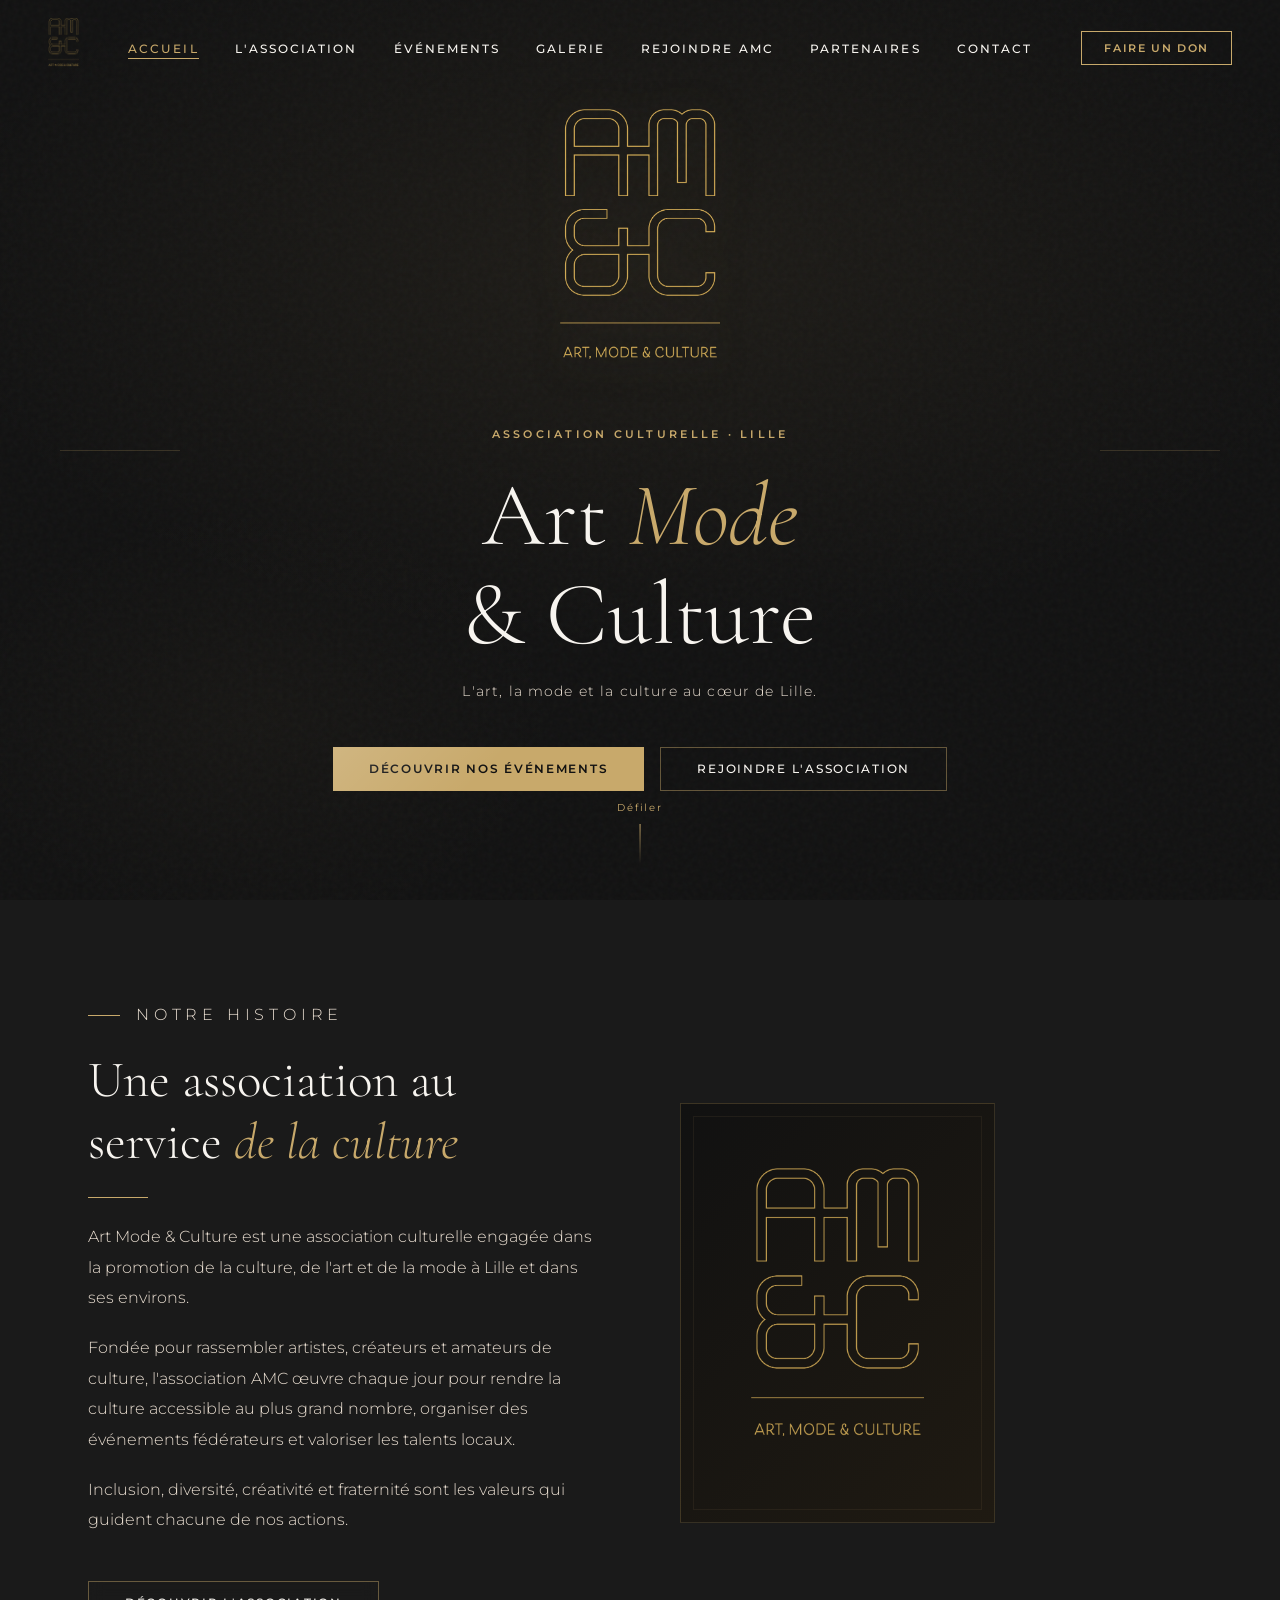
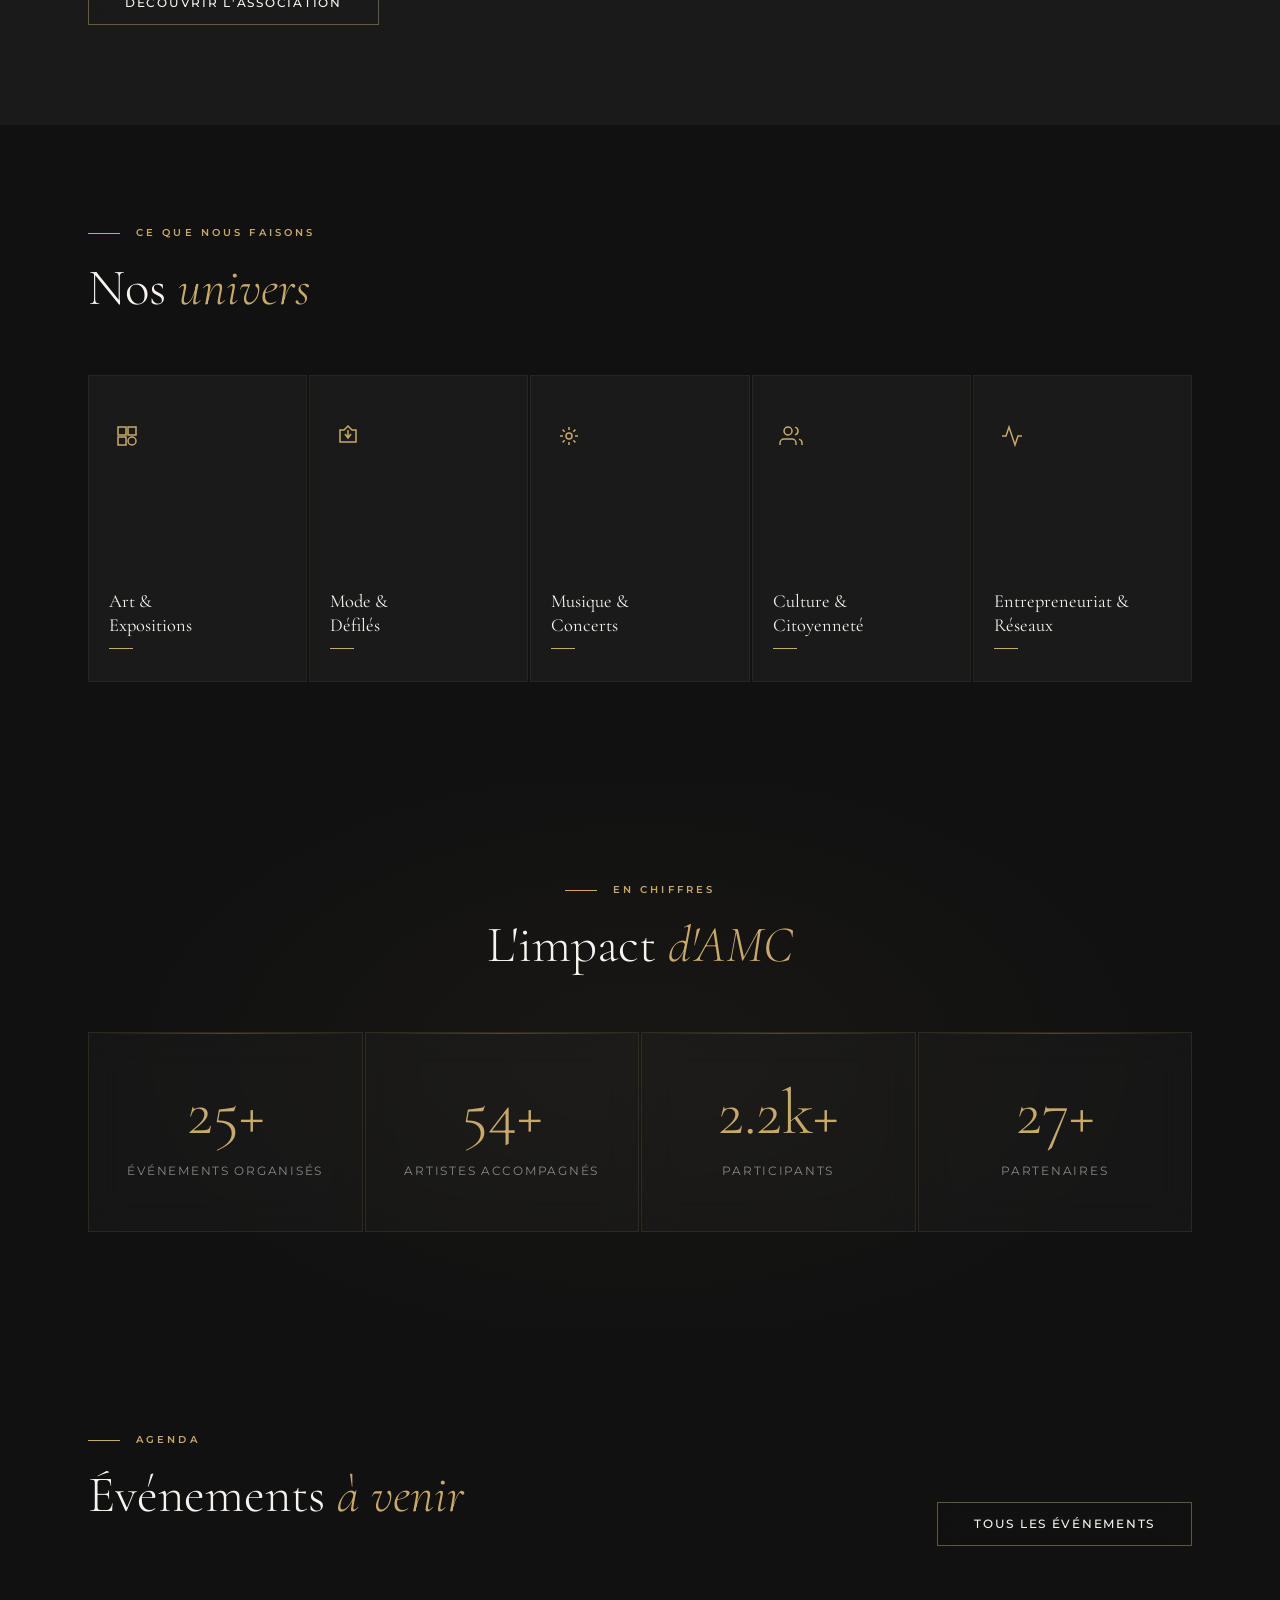
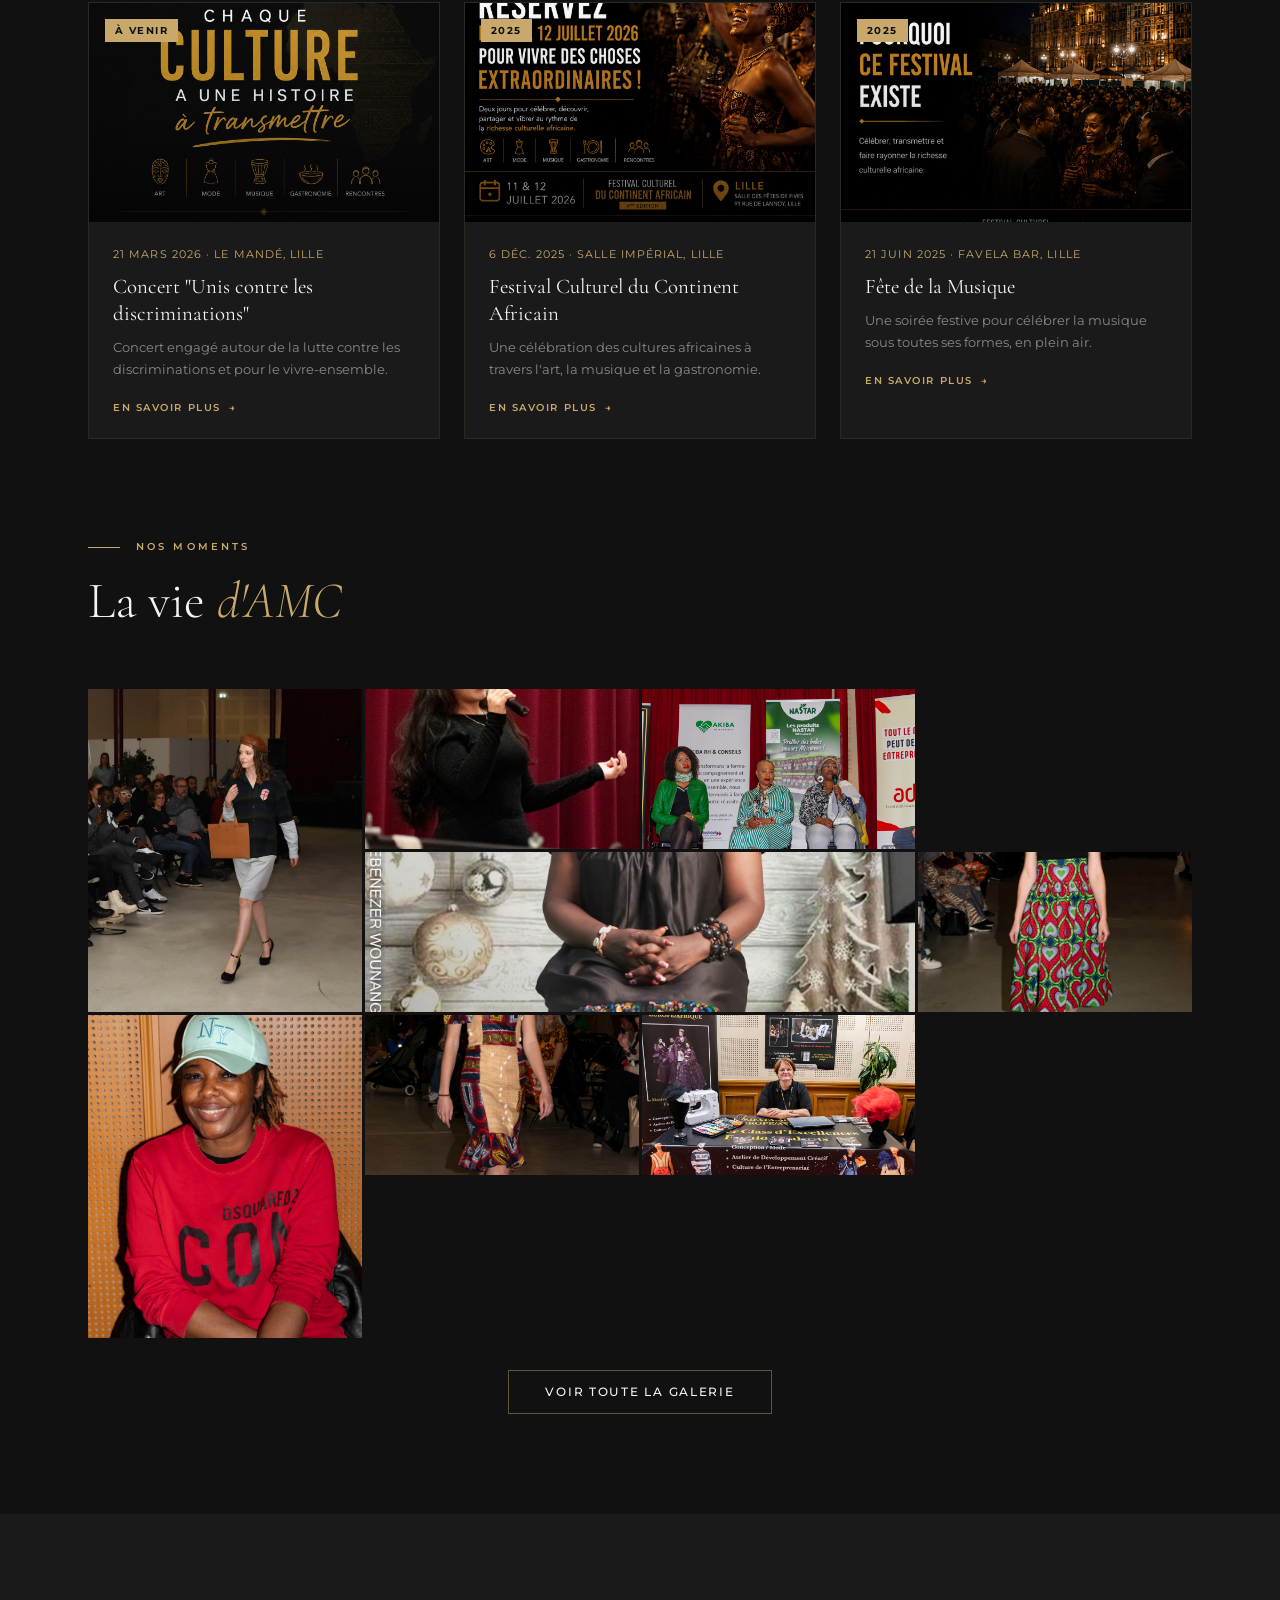
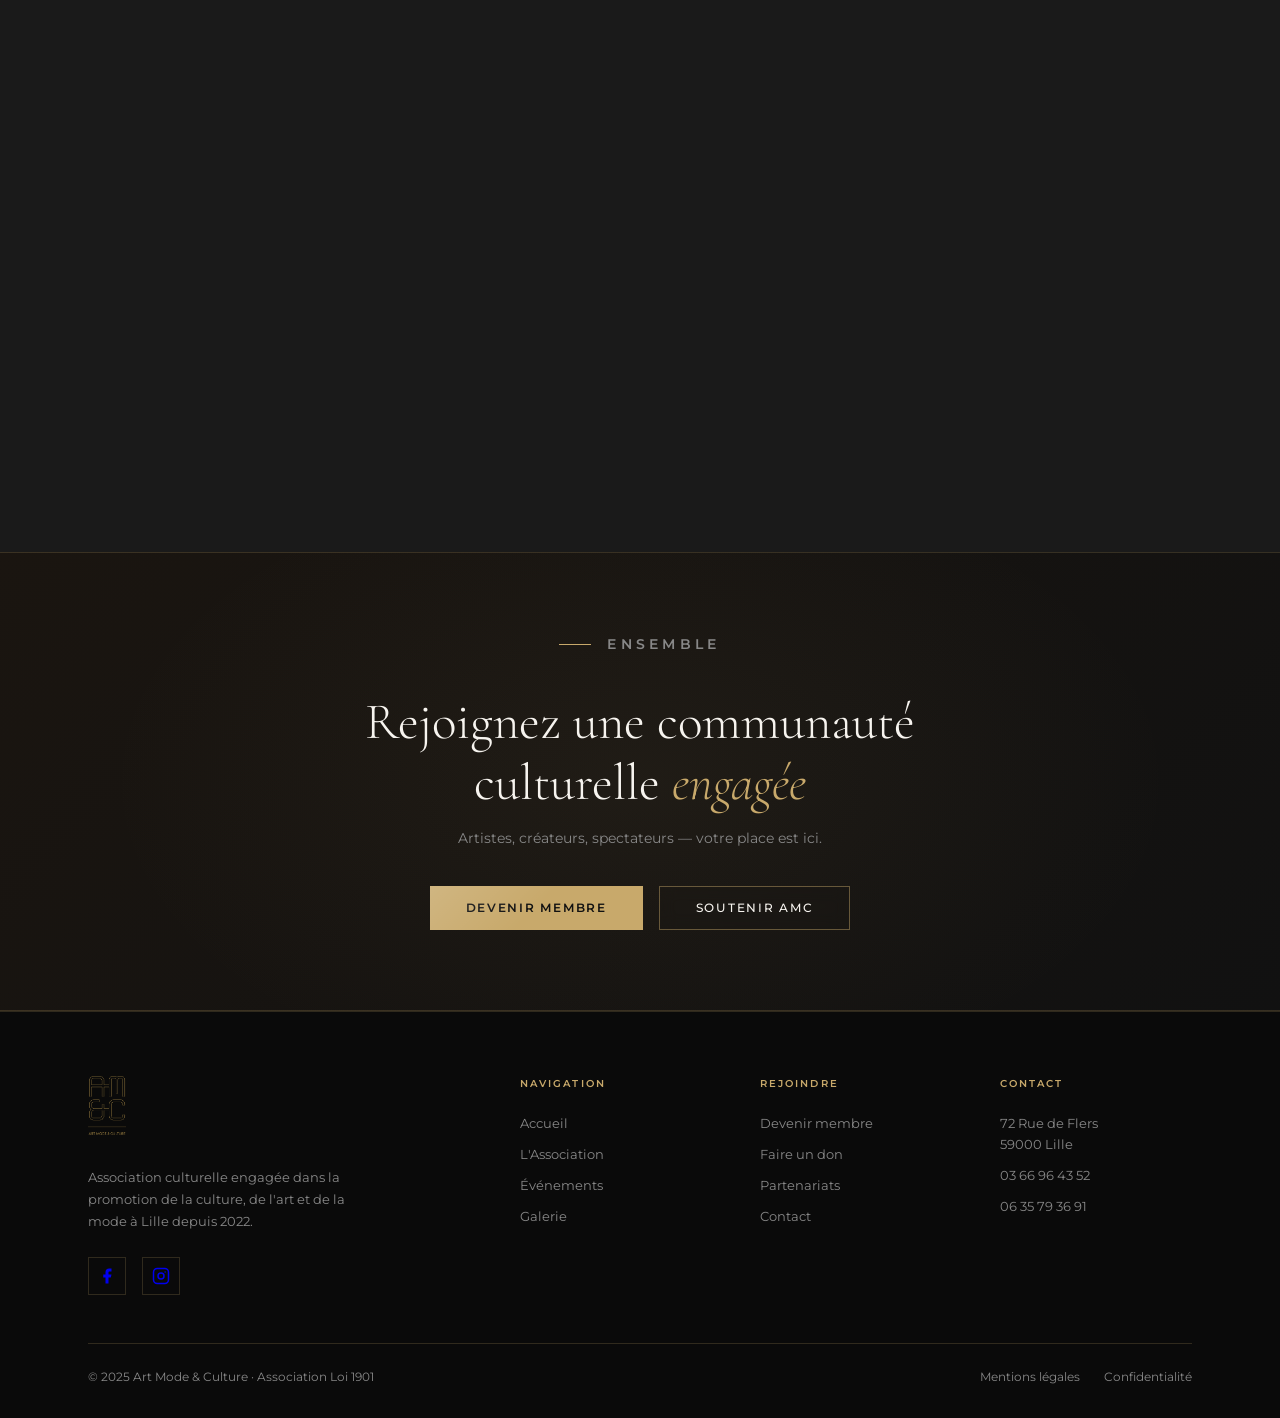
<file: index.html>
<!DOCTYPE html>
<html lang="fr">
<head>
  <meta charset="UTF-8" />
  <meta name="viewport" content="width=device-width, initial-scale=1.0" />
  <meta name="description" content="Art Mode & Culture — Association culturelle engagée dans la promotion de la culture, de l'art et de la mode à Lille." />
  <meta name="keywords" content="art, mode, culture, Lille, association, événements, galerie" />
  <title>Art Mode & Culture — Association Culturelle à Lille</title>

  <link rel="preconnect" href="https://fonts.googleapis.com" />
  <link rel="preconnect" href="https://fonts.gstatic.com" crossorigin />
  <link href="https://fonts.googleapis.com/css2?family=Cormorant+Garamond:ital,wght@0,300;0,400;0,600;1,300;1,400&family=Montserrat:wght@300;400;500;600&family=Playfair+Display:ital,wght@0,400;0,700;1,400&display=swap" rel="stylesheet" />
  <link rel="stylesheet" href="styles.css" />
</head>
<body>

  <!-- Arrière-plan animé -->
  <div class="liquid-bg" aria-hidden="true">
    <div class="liquid-orb"></div>
    <div class="liquid-orb"></div>
    <div class="liquid-orb"></div>
  </div>

  <nav id="mainNav">
    <div class="nav-logo" onclick="navigate('accueil')" aria-label="Retour à l'accueil">
      <img src="logo.png" alt="Art Mode &amp; Culture" />
    </div>

    <ul class="nav-links">
      <li><a onclick="navigate('accueil')"      id="nav-accueil"      class="active">Accueil</a></li>
      <li><a onclick="navigate('association')"  id="nav-association">L'Association</a></li>
      <li><a onclick="navigate('evenements')"   id="nav-evenements">Événements</a></li>
      <li><a onclick="navigate('galerie')"      id="nav-galerie">Galerie</a></li>
      <li><a onclick="navigate('rejoindre')"    id="nav-rejoindre">Rejoindre AMC</a></li>
      <li><a onclick="navigate('partenaires')"  id="nav-partenaires">Partenaires</a></li>
      <li><a onclick="navigate('contact')"      id="nav-contact">Contact</a></li>
    </ul>

    <button class="nav-cta" onclick="navigate('don')">
      <span>Faire un don</span>
    </button>

    <div class="hamburger" onclick="openMobile()" aria-label="Menu" aria-expanded="false">
      <span></span><span></span><span></span>
    </div>
  </nav>

  <div class="mobile-menu" id="mobileMenu" role="dialog" aria-modal="true" aria-label="Menu navigation">
    <button class="mobile-close" onclick="closeMobile()" aria-label="Fermer le menu">&times;</button>
    <a onclick="navigate('accueil');closeMobile()">Accueil</a>
    <a onclick="navigate('association');closeMobile()">L'Association</a>
    <a onclick="navigate('evenements');closeMobile()">Événements</a>
    <a onclick="navigate('galerie');closeMobile()">Galerie</a>
    <a onclick="navigate('rejoindre');closeMobile()">Rejoindre AMC</a>
    <a onclick="navigate('partenaires');closeMobile()">Partenaires</a>
    <a onclick="navigate('don');closeMobile()">Faire un don</a>
    <a onclick="navigate('contact');closeMobile()">Contact</a>
  </div>

  <div id="lightbox" style="display:none; position:fixed; inset:0; z-index:9999; background:rgba(0,0,0,0.92); align-items:center; justify-content:center;" onclick="closeLightbox()">
    <button style="position:absolute; top:24px; right:32px; color:var(--gold); background:none; border:none; font-size:2rem; cursor:pointer;" aria-label="Fermer">&times;</button>
  </div>


  <div class="page active" id="page-accueil">

    <section class="hero">
      <div class="hero-bg" aria-hidden="true"></div>
      <div class="hero-grain" aria-hidden="true"></div>
      <div class="hero-glass-line" aria-hidden="true"></div>
      <div class="hero-glass-line" aria-hidden="true"></div>
      <div class="hero-line-left"  aria-hidden="true"></div>
      <div class="hero-line-right" aria-hidden="true"></div>

      <div class="hero-content">
          <div class="hero-logo">
          <div class="hero-logo-3d-wrapper">
            <img src="logo.png" alt="Art Mode &amp; Culture — Logo" />
          </div>
        </div>

        <p class="hero-label">Association Culturelle · Lille</p>

        <h1 class="hero-title">
          Art <em>Mode</em><br />&amp; Culture
        </h1>

        <p class="hero-subtitle">L'art, la mode et la culture au cœur de Lille.</p>

        <div class="hero-btns">
          <button class="btn-primary" onclick="navigate('evenements')">Découvrir nos événements</button>
          <button class="btn-outline" onclick="navigate('rejoindre')">Rejoindre l'association</button>
        </div>
      </div>

      <div class="hero-scroll" aria-hidden="true">
        <span>Défiler</span>
        <div class="scroll-line"></div>
      </div>
    </section>

    <section class="intro-section">
      <div class="container">
        <div class="intro-grid">
          <div class="intro-text reveal">
            <p class="section-label">Notre histoire</p>
            <h2 class="section-title">Une association au service <em>de la culture</em></h2>
            <div class="divider"></div>
            <p>Art Mode &amp; Culture est une association culturelle engagée dans la promotion de la culture, de l'art et de la mode à Lille et dans ses environs.</p>
            <p>Fondée pour rassembler artistes, créateurs et amateurs de culture, l'association AMC œuvre chaque jour pour rendre la culture accessible au plus grand nombre, organiser des événements fédérateurs et valoriser les talents locaux.</p>
            <p>Inclusion, diversité, créativité et fraternité sont les valeurs qui guident chacune de nos actions.</p>
            <br />
            <button class="btn-outline" onclick="navigate('association')">Découvrir l'association</button>
          </div>
          <div class="intro-visual reveal">
            <img src="logo.png" alt="Logo Art Mode &amp; Culture" />
          </div>
        </div>
      </div>
    </section>

    <section>
      <div class="container">
        <div class="reveal">
          <p class="section-label">Ce que nous faisons</p>
          <h2 class="section-title">Nos <em>univers</em></h2>
        </div>
        <div class="univers-grid">

          <div class="univers-card reveal">
            <div class="univers-icon">
              <svg viewBox="0 0 24 24" aria-hidden="true">
                <rect x="3" y="3" width="8" height="8"/><rect x="13" y="3" width="8" height="8"/>
                <rect x="3" y="13" width="8" height="8"/><circle cx="17" cy="17" r="4"/>
              </svg>
            </div>
            <div>
              <p class="univers-name">Art &amp;<br />Expositions</p>
              <div class="univers-line"></div>
            </div>
          </div>

          <div class="univers-card reveal">
            <div class="univers-icon">
              <svg viewBox="0 0 24 24" aria-hidden="true">
                <path d="M12 2L8 6H4v12h16V6h-4L12 2z"/>
                <path d="M12 6v8M9 10l3 4 3-4"/>
              </svg>
            </div>
            <div>
              <p class="univers-name">Mode &amp;<br />Défilés</p>
              <div class="univers-line"></div>
            </div>
          </div>

          <div class="univers-card reveal">
            <div class="univers-icon">
              <svg viewBox="0 0 24 24" aria-hidden="true">
                <circle cx="12" cy="12" r="3"/>
                <path d="M12 3v3M12 18v3M3 12h3M18 12h3M5.6 5.6l2.1 2.1M16.3 16.3l2.1 2.1M5.6 18.4l2.1-2.1M16.3 7.7l2.1-2.1"/>
              </svg>
            </div>
            <div>
              <p class="univers-name">Musique &amp;<br />Concerts</p>
              <div class="univers-line"></div>
            </div>
          </div>

          <div class="univers-card reveal">
            <div class="univers-icon">
              <svg viewBox="0 0 24 24" aria-hidden="true">
                <path d="M17 21v-2a4 4 0 0 0-4-4H5a4 4 0 0 0-4 4v2"/>
                <circle cx="9" cy="7" r="4"/>
                <path d="M23 21v-2a4 4 0 0 0-3-3.87M16 3.13a4 4 0 0 1 0 7.75"/>
              </svg>
            </div>
            <div>
              <p class="univers-name">Culture &amp;<br />Citoyenneté</p>
              <div class="univers-line"></div>
            </div>
          </div>

          <div class="univers-card reveal">
            <div class="univers-icon">
              <svg viewBox="0 0 24 24" aria-hidden="true">
                <path d="M22 12h-4l-3 9L9 3l-3 9H2"/>
              </svg>
            </div>
            <div>
              <p class="univers-name">Entrepreneuriat &amp;<br />Réseaux</p>
              <div class="univers-line"></div>
            </div>
          </div>

        </div>
      </div>
    </section>

    <section class="chiffres-section">
      <div class="container">
        <div class="reveal" style="text-align:center;">
          <p class="section-label" style="justify-content:center;">En chiffres</p>
          <h2 class="section-title">L'impact <em>d'AMC</em></h2>
        </div>
        <div class="chiffres-grid">
          <div class="chiffre-item reveal">
            <span class="chiffre-num counter" data-target="25">0</span>
            <span class="chiffre-label">Événements organisés</span>
          </div>
          <div class="chiffre-item reveal">
            <span class="chiffre-num counter" data-target="150">0</span>
            <span class="chiffre-label">Artistes accompagnés</span>
          </div>
          <div class="chiffre-item reveal">
            <span class="chiffre-num counter" data-target="5000">0</span>
            <span class="chiffre-label">Participants</span>
          </div>
          <div class="chiffre-item reveal">
            <span class="chiffre-num counter" data-target="40">0</span>
            <span class="chiffre-label">Partenaires</span>
          </div>
        </div>
      </div>
    </section>

    <section>
      <div class="container">
        <div class="reveal" style="display:flex; justify-content:space-between; align-items:flex-end; margin-bottom:56px;">
          <div>
            <p class="section-label">Agenda</p>
            <h2 class="section-title">Événements <em>à venir</em></h2>
          </div>
          <button class="btn-outline" onclick="navigate('evenements')" style="flex-shrink:0;">Tous les événements</button>
        </div>

        <div class="events-grid">

          <article class="event-card reveal">
            <div class="event-img">
            <img src="galerie/Affiches/690205248_17964600612086373_2678800670389616223_n.jpg" alt="Concert Unis contre les discriminations" loading="lazy" />
            <div class="event-img-overlay"></div>
            <span class="event-tag">À VENIR</span>
            </div>
            <div class="event-body">
              <p class="event-meta">21 MARS 2026 · LE MANDÉ, LILLE</p>
              <h3 class="event-title">Concert "Unis contre les discriminations"</h3>
              <p class="event-desc">Concert engagé autour de la lutte contre les discriminations et pour le vivre-ensemble.</p>
              <button class="event-btn" onclick="navigate('evenements')">En savoir plus <span>&#8594;</span></button>
            </div>
          </article>

          <article class="event-card reveal">
            <div class="event-img">
            <img src="galerie/Affiches/684932864_17964597360086373_5441260454552980300_n.jpg" alt="Festival Culturel du Continent Africain" loading="lazy" />
            <div class="event-img-overlay"></div>
            <span class="event-tag">2025</span>
            </div>
            <div class="event-body">
              <p class="event-meta">6 DÉC. 2025 · SALLE IMPÉRIAL, LILLE</p>
              <h3 class="event-title">Festival Culturel du Continent Africain</h3>
              <p class="event-desc">Une célébration des cultures africaines à travers l'art, la musique et la gastronomie.</p>
              <button class="event-btn" onclick="navigate('evenements')">En savoir plus <span>&#8594;</span></button>
            </div>
          </article>

          <article class="event-card reveal">
            <div class="event-img">
            <img src="galerie/Affiches/686329782_17964597339086373_2072289524437450190_n.jpg" alt="Conférence AMC" loading="lazy" />
            <div class="event-img-overlay"></div>
            <span class="event-tag">2025</span>
            </div>
            <div class="event-body">
              <p class="event-meta">21 JUIN 2025 · FAVELA BAR, LILLE</p>
              <h3 class="event-title">Fête de la Musique</h3>
              <p class="event-desc">Une soirée festive pour célébrer la musique sous toutes ses formes, en plein air.</p>
              <button class="event-btn" onclick="navigate('evenements')">En savoir plus <span>&#8594;</span></button>
            </div>
          </article>

        </div>
      </div>
    </section>

    <section style="padding-top:0;">
      <div class="container">
        <div class="reveal" style="margin-bottom:0;">
          <p class="section-label">Nos moments</p>
          <h2 class="section-title">La vie <em>d'AMC</em></h2>
        </div>
        <div class="galerie-grid">

          <div class="galerie-item tall reveal" onclick="openLightbox(this)">
            <img src="galerie/défilé/480712816_608440235387057_8403607310011299154_n.jpg" alt="Défilé AMC" loading="lazy" />
            <div class="galerie-overlay"><svg width="28" height="28" viewBox="0 0 24 24" fill="none" stroke="rgba(200,169,107,0.8)" stroke-width="1.5"><path d="M15 3h6v6M9 21H3v-6M21 3l-7 7M3 21l7-7"/></svg></div>
          </div>

          <div class="galerie-item reveal" onclick="openLightbox(this)">
            <img src="galerie/concerts/482272315_618966761001071_98029328264799427_n.jpg" alt="Concert AMC" loading="lazy" />
            <div class="galerie-overlay"><svg width="28" height="28" viewBox="0 0 24 24" fill="none" stroke="rgba(200,169,107,0.8)" stroke-width="1.5"><path d="M15 3h6v6M9 21H3v-6M21 3l-7 7M3 21l7-7"/></svg></div>
          </div>

          <div class="galerie-item reveal" onclick="openLightbox(this)">
            <img src="galerie/expositions/482250827_618966717667742_2402897254331100407_n.jpg" alt="Exposition AMC" loading="lazy" />
            <div class="galerie-overlay"><svg width="28" height="28" viewBox="0 0 24 24" fill="none" stroke="rgba(200,169,107,0.8)" stroke-width="1.5"><path d="M15 3h6v6M9 21H3v-6M21 3l-7 7M3 21l7-7"/></svg></div>
          </div>

          <div class="galerie-item wide reveal" onclick="openLightbox(this)">
            <img src="galerie/public/472700731_17911223979086373_7301952942377907097_n.jpg" alt="Public AMC" loading="lazy" />
            <div class="galerie-overlay"><svg width="28" height="28" viewBox="0 0 24 24" fill="none" stroke="rgba(200,169,107,0.8)" stroke-width="1.5"><path d="M15 3h6v6M9 21H3v-6M21 3l-7 7M3 21l7-7"/></svg></div>
          </div>

          <div class="galerie-item reveal" onclick="openLightbox(this)">
            <img src="galerie/défilé/482205028_618966961001051_1535376431775391342_n.jpg" alt="Défilé mode AMC" loading="lazy" />
            <div class="galerie-overlay"><svg width="28" height="28" viewBox="0 0 24 24" fill="none" stroke="rgba(200,169,107,0.8)" stroke-width="1.5"><path d="M15 3h6v6M9 21H3v-6M21 3l-7 7M3 21l7-7"/></svg></div>
          </div>

          <div class="galerie-item tall reveal" onclick="openLightbox(this)">
            <img src="galerie/Backstages/483364319_618967081001039_4655811177349411345_n.jpg" alt="Backstage AMC" loading="lazy" />
            <div class="galerie-overlay"><svg width="28" height="28" viewBox="0 0 24 24" fill="none" stroke="rgba(200,169,107,0.8)" stroke-width="1.5"><path d="M15 3h6v6M9 21H3v-6M21 3l-7 7M3 21l7-7"/></svg></div>
          </div>

          <div class="galerie-item reveal" onclick="openLightbox(this)">
            <img src="galerie/défilé/482253178_618966801001067_7509743639370563440_n.jpg" alt="Mode AMC" loading="lazy" />
            <div class="galerie-overlay"><svg width="28" height="28" viewBox="0 0 24 24" fill="none" stroke="rgba(200,169,107,0.8)" stroke-width="1.5"><path d="M15 3h6v6M9 21H3v-6M21 3l-7 7M3 21l7-7"/></svg></div>
          </div>

          <div class="galerie-item reveal" onclick="openLightbox(this)">
            <img src="galerie/expositions/482251698_618966781001069_8122961068557577304_n.jpg" alt="Artistes AMC" loading="lazy" />
            <div class="galerie-overlay"><svg width="28" height="28" viewBox="0 0 24 24" fill="none" stroke="rgba(200,169,107,0.8)" stroke-width="1.5"><path d="M15 3h6v6M9 21H3v-6M21 3l-7 7M3 21l7-7"/></svg></div>
          </div>

        </div>
        <div style="text-align:center; margin-top:32px;">
          <button class="btn-outline" onclick="navigate('galerie')">Voir toute la galerie</button>
        </div>
      </div>
    </section>

    <section class="temoignages-section">
      <div class="container">
        <div class="reveal" style="text-align:center;">
          <p class="section-label" style="justify-content:center;">Ce qu'ils disent</p>
          <h2 class="section-title">Témoignages</h2>
        </div>
        <div class="temoignages-grid">

          <div class="temoignage-card reveal">
            <p class="temoignage-text">Une association qui fait vraiment bouger les choses à Lille. Les événements sont toujours d'une qualité remarquable et l'ambiance est incroyable.</p>
            <p class="temoignage-author">Sophie M.</p>
            <p class="temoignage-role">Artiste peintre · Membre depuis 2023</p>
          </div>

          <div class="temoignage-card reveal">
            <p class="temoignage-text">AMC m'a permis de rencontrer des créateurs formidables et de me produire dans des cadres exceptionnels. Une vraie communauté culturelle.</p>
            <p class="temoignage-author">Kévin T.</p>
            <p class="temoignage-role">Musicien · Participant au Festival 2024</p>
          </div>

          <div class="temoignage-card reveal">
            <p class="temoignage-text">En tant que partenaire, nous sommes fiers de soutenir les actions d'AMC. Leur professionnalisme et leur engagement sont exemplaires.</p>
            <p class="temoignage-author">Marie-Claire B.</p>
            <p class="temoignage-role">Directrice · Partenaire institutionnel</p>
          </div>

        </div>
      </div>
    </section>

    <section class="cta-banner">
      <div class="container" style="position:relative; z-index:1;">
        <div class="reveal">
          <p class="section-label" style="justify-content:center;">Ensemble</p>
          <h2 class="section-title">Rejoignez une communauté<br />culturelle <em>engagée</em></h2>
          <p>Artistes, créateurs, spectateurs — votre place est ici.</p>
          <div style="display:flex; gap:16px; justify-content:center; flex-wrap:wrap;">
            <button class="btn-primary" onclick="navigate('rejoindre')">Devenir membre</button>
            <button class="btn-outline" onclick="navigate('don')">Soutenir AMC</button>
          </div>
        </div>
      </div>
    </section>

    <footer>
      <div class="container">
        <div class="footer-grid">
          <div class="footer-brand">
            <img src="logo.png" alt="Art Mode &amp; Culture" />
            <p>Association culturelle engagée dans la promotion de la culture, de l'art et de la mode à Lille depuis 2022.</p>
            <div class="footer-socials">
              <a class="social-icon" href="https://www.facebook.com/artmodeetculture" target="_blank" rel="noopener" aria-label="Facebook">
                <svg width="18" height="18" viewBox="0 0 24 24" fill="currentColor"><path d="M18 2h-3a5 5 0 0 0-5 5v3H7v4h3v8h4v-8h3l1-4h-4V7a1 1 0 0 1 1-1h3z"/></svg>
              </a>
              <a class="social-icon" href="https://www.instagram.com/artmodeetculture" target="_blank" rel="noopener" aria-label="Instagram">
                <svg width="18" height="18" viewBox="0 0 24 24" fill="none" stroke="currentColor" stroke-width="2" stroke-linecap="round" stroke-linejoin="round"><rect x="2" y="2" width="20" height="20" rx="5" ry="5"/><circle cx="12" cy="12" r="4"/><circle cx="17.5" cy="6.5" r="1" fill="currentColor" stroke="none"/></svg>
              </a>
            </div>
          </div>

          <div class="footer-col">
            <h4>Navigation</h4>
            <a onclick="navigate('accueil')">Accueil</a>
            <a onclick="navigate('association')">L'Association</a>
            <a onclick="navigate('evenements')">Événements</a>
            <a onclick="navigate('galerie')">Galerie</a>
          </div>

          <div class="footer-col">
            <h4>Rejoindre</h4>
            <a onclick="navigate('rejoindre')">Devenir membre</a>
            <a onclick="navigate('don')">Faire un don</a>
            <a onclick="navigate('partenaires')">Partenariats</a>
            <a onclick="navigate('contact')">Contact</a>
          </div>

          <div class="footer-col">
            <h4>Contact</h4>
            <p>72 Rue de Flers<br />59000 Lille</p>
            <p>03 66 96 43 52</p>
            <p>06 35 79 36 91</p>
          </div>
        </div>

        <div class="footer-bottom">
          <p>&copy; 2025 Art Mode &amp; Culture · Association Loi 1901</p>
          <div style="display:flex; gap:24px;">
            <a onclick="navigate('mentions')">Mentions légales</a>
            <a onclick="navigate('confidentialite')">Confidentialité</a>
          </div>
        </div>
      </div>
    </footer>

  </div>

  <div class="page" id="page-association">

    <section class="asso-hero">
      <div class="container">
        <p class="section-label" style="justify-content:center;">Qui sommes-nous</p>
        <h1 class="section-title">L'<em>Association</em></h1>
        <div class="divider" style="margin:24px auto;"></div>
        <p style="max-width:600px; margin:0 auto; color:var(--beige); font-size:1rem; font-weight:300; line-height:1.9;">
          Art Mode &amp; Culture est une association loi 1901 basée à Lille, œuvrant pour la promotion de la culture, de l'art et de la mode.
        </p>
      </div>
    </section>

    <section>
      <div class="container">
        <div class="intro-grid reveal">
          <div class="intro-text">
            <p class="section-label">Notre raison d'être</p>
            <h2 class="section-title">Mission &amp; <em>Objectifs</em></h2>
            <div class="divider"></div>
            <p>Promouvoir la culture, l'art et la mode en fédérant artistes, créateurs et amateurs au sein d'une communauté dynamique et inclusive.</p>
            <br />
            <ul style="list-style:none; display:flex; flex-direction:column; gap:14px;">
              <li style="display:flex; gap:12px; align-items:flex-start; font-size:0.88rem; color:var(--beige);">
                <span style="color:var(--gold); margin-top:2px;">&#8212;</span> Développer des projets culturels innovants
              </li>
              <li style="display:flex; gap:12px; align-items:flex-start; font-size:0.88rem; color:var(--beige);">
                <span style="color:var(--gold); margin-top:2px;">&#8212;</span> Organiser des événements fédérateurs
              </li>
              <li style="display:flex; gap:12px; align-items:flex-start; font-size:0.88rem; color:var(--beige);">
                <span style="color:var(--gold); margin-top:2px;">&#8212;</span> Valoriser les talents locaux
              </li>
              <li style="display:flex; gap:12px; align-items:flex-start; font-size:0.88rem; color:var(--beige);">
                <span style="color:var(--gold); margin-top:2px;">&#8212;</span> Favoriser le vivre-ensemble par la culture
              </li>
              <li style="display:flex; gap:12px; align-items:flex-start; font-size:0.88rem; color:var(--beige);">
                <span style="color:var(--gold); margin-top:2px;">&#8212;</span> Créer des archives culturelles durables
              </li>
            </ul>
          </div>
          <div class="intro-visual">
            <img src="logo.png" alt="Art Mode &amp; Culture" />
          </div>
        </div>
      </div>
    </section>

    <section style="background:var(--black-soft);">
      <div class="container">
        <div class="reveal" style="text-align:center;">
          <p class="section-label" style="justify-content:center;">Ce qui nous guide</p>
          <h2 class="section-title">Nos <em>valeurs</em></h2>
        </div>
        <div class="valeurs-grid">

          <div class="valeur-card reveal">
            <div class="valeur-icon">
              <svg viewBox="0 0 24 24" aria-hidden="true"><path d="M17 21v-2a4 4 0 0 0-4-4H5a4 4 0 0 0-4 4v2"/><circle cx="9" cy="7" r="4"/><path d="M23 21v-2a4 4 0 0 0-3-3.87M16 3.13a4 4 0 0 1 0 7.75"/></svg>
            </div>
            <p class="valeur-name">Inclusion</p>
          </div>

          <div class="valeur-card reveal">
            <div class="valeur-icon">
              <svg viewBox="0 0 24 24" aria-hidden="true"><circle cx="12" cy="12" r="10"/><path d="M2 12h20M12 2a15.3 15.3 0 0 1 4 10 15.3 15.3 0 0 1-4 10 15.3 15.3 0 0 1-4-10 15.3 15.3 0 0 1 4-10z"/></svg>
            </div>
            <p class="valeur-name">Diversité</p>
          </div>

          <div class="valeur-card reveal">
            <div class="valeur-icon">
              <svg viewBox="0 0 24 24" aria-hidden="true"><polygon points="12 2 15.09 8.26 22 9.27 17 14.14 18.18 21.02 12 17.77 5.82 21.02 7 14.14 2 9.27 8.91 8.26 12 2"/></svg>
            </div>
            <p class="valeur-name">Créativité</p>
          </div>

          <div class="valeur-card reveal">
            <div class="valeur-icon">
              <svg viewBox="0 0 24 24" aria-hidden="true"><path d="M20.84 4.61a5.5 5.5 0 0 0-7.78 0L12 5.67l-1.06-1.06a5.5 5.5 0 0 0-7.78 7.78l1.06 1.06L12 21.23l7.78-7.78 1.06-1.06a5.5 5.5 0 0 0 0-7.78z"/></svg>
            </div>
            <p class="valeur-name">Fraternité</p>
          </div>

          <div class="valeur-card reveal">
            <div class="valeur-icon">
              <svg viewBox="0 0 24 24" aria-hidden="true"><path d="M12 22s8-4 8-10V5l-8-3-8 3v7c0 6 8 10 8 10z"/></svg>
            </div>
            <p class="valeur-name">Transmission</p>
          </div>

        </div>
      </div>
    </section>

    <section>
      <div class="container">
        <div class="reveal">
          <p class="section-label">Notre parcours</p>
          <h2 class="section-title">Historique &amp; <em>Impact</em></h2>
        </div>
        <div class="timeline">

          <div class="timeline-item reveal">
            <div class="timeline-year">2022</div>
            <div class="timeline-content">
              <h4>Fondation de l'association</h4>
              <p>Création d'Art Mode &amp; Culture à Lille, avec pour mission de rassembler artistes et créateurs autour d'un projet culturel commun.</p>
            </div>
          </div>

          <div class="timeline-item reveal">
            <div class="timeline-year">2023</div>
            <div class="timeline-content">
              <h4>Exposition &amp; Défilé Mode et Culture</h4>
              <p>Premier grand événement à la Place Sébastopol de Lille le 4 novembre 2023, marquant l'entrée d'AMC dans le paysage culturel lillois.</p>
            </div>
          </div>

          <div class="timeline-item reveal">
            <div class="timeline-year">2024</div>
            <div class="timeline-content">
              <h4>Festival Culturel du Continent Africain</h4>
              <p>29–30 novembre 2024 à Lille — deux jours de festivités, concerts et expositions rassemblant plus de 1 000 participants.</p>
            </div>
          </div>

          <div class="timeline-item reveal">
            <div class="timeline-year">2025</div>
            <div class="timeline-content">
              <h4>Expansion et diversification</h4>
              <p>Fête de la Musique, Festival Culturel, Conférence écologie, Old School Ambiance, Afro Business Event, After Work Piano Bar — une année riche en événements.</p>
            </div>
          </div>

          <div class="timeline-item reveal">
            <div class="timeline-year">2026</div>
            <div class="timeline-content">
              <h4>Concert "Unis contre les discriminations"</h4>
              <p>21 mars 2026 au Le Mandé, Lille — un concert engagé portant un message fort autour de la lutte contre toutes les discriminations.</p>
            </div>
          </div>

        </div>
      </div>
    </section>

    <section class="cta-banner">
      <div class="container" style="position:relative; z-index:1;">
        <div class="reveal">
          <h2 class="section-title">Rejoignez <em>l'aventure</em></h2>
          <p>Votre engagement compte pour faire vivre la culture à Lille.</p>
          <button class="btn-primary" onclick="navigate('rejoindre')">Devenir membre</button>
        </div>
      </div>
    </section>

    <footer>
      <div class="container">
        <div class="footer-bottom" style="border-top:none; padding-top:0;">
          <p>&copy; 2025 Art Mode &amp; Culture · Association Loi 1901</p>
          <div style="display:flex; gap:24px;">
            <a onclick="navigate('mentions')">Mentions légales</a>
            <a onclick="navigate('confidentialite')">Confidentialité</a>
          </div>
        </div>
      </div>
    </footer>

  </div>

  <div class="page" id="page-evenements">

    <section class="events-page-hero">
      <div class="container">
        <p class="section-label" style="justify-content:center;">Agenda culturel</p>
        <h1 class="section-title">Nos <em>Événements</em></h1>
        <div class="divider" style="margin:24px auto;"></div>
      </div>
    </section>

    <section style="padding-top:0;">
      <div class="container">
        <div class="filter-bar" role="tablist" aria-label="Filtrer par année">
          <button class="filter-btn active" role="tab" onclick="filterEvents('tous', this)">Tous</button>
          <button class="filter-btn" role="tab" onclick="filterEvents('avenir', this)">À venir</button>
          <button class="filter-btn" role="tab" onclick="filterEvents('2026', this)">2026</button>
          <button class="filter-btn" role="tab" onclick="filterEvents('2025', this)">2025</button>
          <button class="filter-btn" role="tab" onclick="filterEvents('2024', this)">2024</button>
          <button class="filter-btn" role="tab" onclick="filterEvents('2023', this)">2023</button>
        </div>

        <div class="events-full-grid" id="eventsGrid">
          <article class="event-card" data-year="2026 avenir">
            <div class="event-img">
            <img src="galerie/concerts/482272315_618966761001071_98029328264799427_n.jpg" alt="Old School Ambiance" loading="lazy" />
            <div class="event-img-overlay"></div>
            <span class="event-tag">À VENIR</span>
            </div>
            <div class="event-body">
              <p class="event-meta">21 MARS 2026 · LE MANDÉ, LILLE</p>
              <h3 class="event-title">Concert "Unis contre les discriminations"</h3>
              <p class="event-desc">Concert engagé autour de la lutte contre les discriminations. Une soirée musicale portant un message fort pour le vivre-ensemble.</p>
              <button class="event-btn">En savoir plus <span>&#8594;</span></button>
            </div>
          </article>
          <article class="event-card" data-year="2025">
            <div class="event-img">
            <img src="galerie/Backstages/482205438_618966764334404_7375711029498316382_n.jpg" alt="After Work Piano Bar AMC" loading="lazy" />
            <div class="event-img-overlay"></div>
            <span class="event-tag">2025</span>
            </div>
            <div class="event-body">
              <p class="event-meta">6 DÉC. 2025 · SALLE IMPÉRIAL, LILLE</p>
              <h3 class="event-title">Festival Culturel du Continent Africain</h3>
              <p class="event-desc">Une célébration des richesses culturelles du continent africain à travers la musique, la danse, l'art et la gastronomie.</p>
              <button class="event-btn">En savoir plus <span>&#8594;</span></button>
            </div>
          </article>

          <article class="event-card" data-year="2025">
            <div class="event-img">
            <img src="galerie/concerts/483563526_618806101017137_4543469384887453948_n.jpg" alt="Fête de la Musique AMC" loading="lazy" />
            <div class="event-img-overlay"></div>
            <span class="event-tag">2025</span>
            </div>
            <div class="event-body">
              <p class="event-meta">23 NOV. 2025 · MAISON DES ASSOCIATIONS, LILLE</p>
              <h3 class="event-title">Conférence — Transition écologique et implication citoyenne</h3>
              <p class="event-desc">Table ronde et débat autour des enjeux environnementaux et du rôle des citoyens dans la transition écologique.</p>
              <button class="event-btn">En savoir plus <span>&#8594;</span></button>
            </div>
          </article>

          <article class="event-card" data-year="2025">
            <div class="event-img">
            <img src="galerie/Affiches/686413257_17964597315086373_4139380664633702091_n.jpg" alt="Afro Business Event" loading="lazy" />
            <div class="event-img-overlay"></div>
            <span class="event-tag">2025</span>
            </div>
            <div class="event-body">
              <p class="event-meta">12 OCT. 2025 · JOST LILLE</p>
              <h3 class="event-title">Old School Ambiance</h3>
              <p class="event-desc">Une soirée nostalgique célébrant les classiques de la musique soul, funk et R&amp;B dans une ambiance chaleureuse et festive.</p>
              <button class="event-btn">En savoir plus <span>&#8594;</span></button>
            </div>
          </article>

          <article class="event-card" data-year="2025">
            <div class="event-img">
            <img src="galerie/défilé/480712816_608440235387057_8403607310011299154_n.jpg" alt="Exposition Défilé Mode et Culture 2023" loading="lazy" />
            <div class="event-img-overlay"></div>
            <span class="event-tag">2025</span>
            </div>
            <div class="event-body">
              <p class="event-meta">À PARTIR DU 26 JUIN 2025 · CENTRAL HOSTEL, LILLE</p>
              <h3 class="event-title">After Work Piano Bar</h3>
              <p class="event-desc">Rendez-vous mensuel autour du piano dans un cadre intimiste et élégant pour terminer la semaine en beauté.</p>
              <button class="event-btn">En savoir plus <span>&#8594;</span></button>
            </div>
          </article>

          <article class="event-card" data-year="2025">
            <div class="event-img">
            <img src="galerie/concerts/483563526_618806101017137_4543469384887453948_n.jpg" alt="Fête de la Musique AMC" loading="lazy" />
            <div class="event-img-overlay"></div>
            <span class="event-tag">2025</span>
            </div>
            <div class="event-body">
              <p class="event-meta">21 JUIN 2025 · FAVELA BAR, LILLE</p>
              <h3 class="event-title">Fête de la Musique</h3>
              <p class="event-desc">Célébration de la fête nationale de la musique en plein air avec des artistes locaux et régionaux de tous horizons.</p>
              <button class="event-btn">En savoir plus <span>&#8594;</span></button>
            </div>
          </article>

          <article class="event-card" data-year="2025">
            <div class="event-img">
            <img src="galerie/Affiches/686413257_17964597315086373_4139380664633702091_n.jpg" alt="Afro Business Event" loading="lazy" />
            <div class="event-img-overlay"></div>
            <span class="event-tag">2025</span>
            </div>
            <div class="event-body">
              <p class="event-meta">4 AVR. 2025 · TWENTY BUSINESS FLATS, LILLE</p>
              <h3 class="event-title">Afro Business Event</h3>
              <p class="event-desc">Rencontre entre entrepreneurs et professionnels autour du networking, du partage d'expériences et du développement économique.</p>
              <button class="event-btn">En savoir plus <span>&#8594;</span></button>
            </div>
          </article>
          <article class="event-card" data-year="2024">
            <div class="event-img">
            <img src="galerie/Affiches/658189683_17964597321086373_759194439260050119_n.jpg" alt="Festival Culturel du Continent Africain 2024" loading="lazy" />
            <div class="event-img-overlay"></div>
            <span class="event-tag">2024</span>
            </div>
            <div class="event-body">
              <p class="event-meta">29–30 NOV. 2024 · LILLE</p>
              <h3 class="event-title">Festival Culturel du Continent Africain</h3>
              <p class="event-desc">Première édition du festival culturel africain à Lille : deux jours de festivités, concerts, expositions et gastronomie.</p>
              <button class="event-btn">Voir la galerie <span>&#8594;</span></button>
            </div>
          </article>
          <article class="event-card" data-year="2023">
            <div class="event-img">
            <img src="galerie/défilé/480712816_608440235387057_8403607310011299154_n.jpg" alt="Exposition Défilé 2023" loading="lazy" />
            <div class="event-img-overlay"></div>
            <span class="event-tag">2023</span>
            </div>
            <div class="event-body">
              <p class="event-meta">4 NOV. 2023 · PLACE SÉBASTOPOL, LILLE</p>
              <h3 class="event-title">Exposition &amp; Défilé Mode et Culture</h3>
              <p class="event-desc">Premier grand événement d'AMC mêlant exposition artistique et défilé de mode dans l'un des lieux iconiques de Lille.</p>
              <button class="event-btn">Voir la galerie <span>&#8594;</span></button>
            </div>
          </article>

        </div>
      </div>
    </section>

    <section style="background:var(--black-soft);">
      <div class="container" style="text-align:center; max-width:640px;">
        <div class="reveal">
          <p class="section-label" style="justify-content:center;">Ne rien manquer</p>
          <h2 class="section-title">Restez <em>informé</em></h2>
          <div class="divider" style="margin:24px auto 32px;"></div>
          <p style="color:var(--beige); font-size:0.9rem; margin-bottom:32px;">Inscrivez-vous pour recevoir nos prochaines actualités et événements directement dans votre boîte mail.</p>
          <div style="display:flex; gap:12px; max-width:480px; margin:0 auto;">
            <input type="email" placeholder="Votre adresse email" style="flex:1; background:rgba(255,255,255,0.04); border:1px solid rgba(200,169,107,0.2); color:var(--off-white); padding:14px 16px; font-size:0.88rem; font-family:'Montserrat',sans-serif; outline:none;" aria-label="Email pour la newsletter" />
            <button class="btn-primary">S'inscrire</button>
          </div>
        </div>
      </div>
    </section>

    <footer>
      <div class="container">
        <div class="footer-bottom" style="border-top:none; padding-top:0;">
          <p>&copy; 2025 Art Mode &amp; Culture</p>
        </div>
      </div>
    </footer>

  </div>


  <div class="page" id="page-galerie">

    <section class="galerie-hero">
      <div class="container">
        <p class="section-label" style="justify-content:center;">Notre univers visuel</p>
        <h1 class="section-title"><em>Galerie</em></h1>
        <div class="divider" style="margin:24px auto;"></div>
      </div>
    </section>

    <section style="padding-top:0;">
      <div class="container">
        <div class="galerie-cats" role="tablist" aria-label="Filtrer la galerie">
          <button class="galerie-cat-btn active" role="tab" onclick="filterGalerie('tous', this)">Tous</button>
          <button class="galerie-cat-btn" role="tab" onclick="filterGalerie('defiles', this)">Défilés</button>
          <button class="galerie-cat-btn" role="tab" onclick="filterGalerie('concerts', this)">Concerts</button>
          <button class="galerie-cat-btn" role="tab" onclick="filterGalerie('festivals', this)">Festivals</button>
          <button class="galerie-cat-btn" role="tab" onclick="filterGalerie('expositions', this)">Expositions</button>
          <button class="galerie-cat-btn" role="tab" onclick="filterGalerie('public', this)">Public</button>
          <button class="galerie-cat-btn" role="tab" onclick="filterGalerie('backstage', this)">Backstage</button>
        </div>

        <div class="galerie-full-grid" id="galerieGrid">
              </div>

        <script>
          const galleryImages = [
            // Affiches (map to expositions)
            { src: 'galerie/Affiches/586651792_17945267517086373_3122280499861900951_n.jpg', cat: 'expositions', alt: 'Affiche 1' },
            { src: 'galerie/Affiches/658189683_17964597321086373_759194439260050119_n.jpg', cat: 'expositions', alt: 'Affiche 2' },
            { src: 'galerie/Affiches/684293236_17964603438086373_1032778765825081709_n.jpg', cat: 'expositions', alt: 'Affiche 3' },
            { src: 'galerie/Affiches/684932864_17964597360086373_5441260454552980300_n.jpg', cat: 'expositions', alt: 'Affiche 4' },
            { src: 'galerie/Affiches/686329782_17964597339086373_2072289524437450190_n.jpg', cat: 'expositions', alt: 'Affiche 5' },
            { src: 'galerie/Affiches/686413257_17964597315086373_4139380664633702091_n.jpg', cat: 'expositions', alt: 'Affiche 6' },
            { src: 'galerie/Affiches/686552551_17964597336086373_3718095997098967732_n.jpg', cat: 'expositions', alt: 'Affiche 7' },
            { src: 'galerie/Affiches/687485211_17964597348086373_3044337517869509171_n.jpg', cat: 'expositions', alt: 'Affiche 8' },
            { src: 'galerie/Affiches/689139539_950003301230747_7275713487811480238_n.jpg', cat: 'expositions', alt: 'Affiche 9' },
            { src: 'galerie/Affiches/690205248_17964600612086373_2678800670389616223_n.jpg', cat: 'expositions', alt: 'Affiche 10' },

            // Backstage
            { src: 'galerie/Backstages/482205438_618966764334404_7375711029498316382_n.jpg', cat: 'backstage', alt: 'Backstage 1' },
            { src: 'galerie/Backstages/483364319_618967081001039_4655811177349411345_n.jpg', cat: 'backstage', alt: 'Backstage 2' },
            { src: 'galerie/Backstages/483369613_618966947667719_6307631766253751504_n.jpg', cat: 'backstage', alt: 'Backstage 3' },
            { src: 'galerie/Backstages/483486335_618967107667703_2307921811125722019_n.jpg', cat: 'backstage', alt: 'Backstage 4' },

            // Concerts
            { src: 'galerie/concerts/482272315_618966761001071_98029328264799427_n.jpg', cat: 'concerts', alt: 'Concert 1' },
            { src: 'galerie/concerts/483563526_618806101017137_4543469384887453948_n.jpg', cat: 'concerts', alt: 'Concert 2' },

            // Défilés
            { src: 'galerie/défilé/480712816_608440235387057_8403607310011299154_n.jpg', cat: 'defiles', alt: 'Défilé 1' },
            { src: 'galerie/défilé/480835555_608440475387033_9222853434773521574_n.jpg', cat: 'defiles', alt: 'Défilé 2' },
            { src: 'galerie/défilé/480842206_608440528720361_5407369429612309977_n.jpg', cat: 'defiles', alt: 'Défilé 3' },
            { src: 'galerie/défilé/481297782_608440082053739_6264661571104776678_n.jpg', cat: 'defiles', alt: 'Défilé 4' },
            { src: 'galerie/défilé/481469749_618966837667730_5217569753943825608_n.jpg', cat: 'defiles', alt: 'Défilé 5' },
            { src: 'galerie/défilé/482205028_618966961001051_1535376431775391342_n.jpg', cat: 'defiles', alt: 'Défilé 6' },
            { src: 'galerie/défilé/482250577_618967154334365_2082769584862213807_n.jpg', cat: 'defiles', alt: 'Défilé 7' },
            { src: 'galerie/défilé/482250850_618966811001066_8546611569071614012_n.jpg', cat: 'defiles', alt: 'Défilé 8' },
            { src: 'galerie/défilé/482253178_618966801001067_7509743639370563440_n.jpg', cat: 'defiles', alt: 'Défilé 9' },
            { src: 'galerie/défilé/482253269_618967001001047_8583602313205629060_n.jpg', cat: 'defiles', alt: 'Défilé 10' },
            { src: 'galerie/défilé/482253668_618966864334394_1660735093731140499_n.jpg', cat: 'defiles', alt: 'Défilé 11' },
            { src: 'galerie/défilé/482258612_618967201001027_517150611208295301_n.jpg', cat: 'defiles', alt: 'Défilé 12' },
            { src: 'galerie/défilé/483364405_618966857667728_7822122061988683463_n.jpg', cat: 'defiles', alt: 'Défilé 13' },
            { src: 'galerie/défilé/483365463_618966987667715_2711831476317015849_n.jpg', cat: 'defiles', alt: 'Défilé 14' },
            { src: 'galerie/défilé/483366014_618967177667696_6698046105104225187_n.jpg', cat: 'defiles', alt: 'Défilé 15' },
            { src: 'galerie/défilé/483368648_618966821001065_6223246756326395759_n.jpg', cat: 'defiles', alt: 'Défilé 16' },
            { src: 'galerie/défilé/483488472_618967167667697_7471697935474561291_n.jpg', cat: 'defiles', alt: 'Défilé 17' },
            { src: 'galerie/défilé/483488991_618966711001076_7346727947991655038_n.jpg', cat: 'defiles', alt: 'Défilé 18' },
            { src: 'galerie/défilé/483504575_618966814334399_8330919529165964489_n.jpg', cat: 'defiles', alt: 'Défilé 19' },
            { src: 'galerie/défilé/483507209_618966937667720_2061252704893513512_n.jpg', cat: 'defiles', alt: 'Défilé 20' },
            { src: 'galerie/défilé/483511239_618966774334403_4423579860401880320_n.jpg', cat: 'defiles', alt: 'Défilé 21' },
            { src: 'galerie/défilé/483525229_618966894334391_45712332276326500_n.jpg', cat: 'defiles', alt: 'Défilé 22' },
            { src: 'galerie/défilé/483527748_618966971001050_7259697559630947894_n.jpg', cat: 'defiles', alt: 'Défilé 23' },

            // Expositions
            { src: 'galerie/expositions/482249128_618966844334396_1053770020662939835_n.jpg', cat: 'expositions', alt: 'Exposition 1' },
            { src: 'galerie/expositions/482250275_618966884334392_6967045390271826367_n.jpg', cat: 'expositions', alt: 'Exposition 2' },
            { src: 'galerie/expositions/482250827_618966717667742_2402897254331100407_n.jpg', cat: 'expositions', alt: 'Exposition 3' },
            { src: 'galerie/expositions/482251698_618966781001069_8122961068557577304_n.jpg', cat: 'expositions', alt: 'Exposition 4' },
            { src: 'galerie/expositions/482253717_618966954334385_7099923346892202962_n.jpg', cat: 'expositions', alt: 'Exposition 5' },
            { src: 'galerie/expositions/482270303_618966787667735_8749587643515469700_n.jpg', cat: 'expositions', alt: 'Exposition 6' },
            { src: 'galerie/expositions/482359920_618966921001055_6814623326155378899_n.jpg', cat: 'expositions', alt: 'Exposition 7' },
            { src: 'galerie/expositions/483368915_618967161001031_290151601710801648_n.jpg', cat: 'expositions', alt: 'Exposition 8' },
            { src: 'galerie/expositions/483509439_618966797667734_3209274064644636270_n.jpg', cat: 'expositions', alt: 'Exposition 9' },

            // Public
            { src: 'galerie/public/472700731_17911223979086373_7301952942377907097_n.jpg', cat: 'public', alt: 'Public' }
          ];

          function renderGallery() {
            const grid = document.getElementById('galerieGrid');
            if (!grid) return;
            galleryImages.forEach(img => {
              const item = document.createElement('div');
              item.className = 'galerie-full-item';
              item.dataset.cat = img.cat;

              const image = document.createElement('img');
              image.src = img.src;
              image.alt = img.alt || '';
              image.loading = 'lazy';

              // Overlay hover avec icône zoom
              const overlay = document.createElement('div');
              overlay.className = 'galerie-full-overlay';
              overlay.innerHTML = '<svg width="28" height="28" viewBox="0 0 24 24" fill="none" stroke="rgba(200,169,107,0.9)" stroke-width="1.5"><path d="M15 3h6v6M9 21H3v-6M21 3l-7 7M3 21l7-7"/></svg>';

              item.appendChild(image);
              item.appendChild(overlay);

              // Clic sur le div OU l'image → ouvre la lightbox
              item.addEventListener('click', function() {
                openLightbox(this);
              });

              grid.appendChild(item);
            });
          }

          document.addEventListener('DOMContentLoaded', renderGallery);
        </script>
      </div>
    </section>

    <footer>
      <div class="container">
        <div class="footer-bottom" style="border-top:none; padding-top:0;">
          <p>&copy; 2025 Art Mode &amp; Culture</p>
        </div>
      </div>
    </footer>

  </div>


  <div class="page" id="page-rejoindre">

    <section class="rejoindre-hero">
      <div class="container">
        <p class="section-label" style="justify-content:center;">Faites partie de l'aventure</p>
        <h1 class="section-title">Rejoindre <em>AMC</em></h1>
        <div class="divider" style="margin:24px auto;"></div>
        <p style="max-width:580px; margin:0 auto; color:var(--beige); font-size:0.95rem; line-height:1.9;">
          Artiste, créateur, bénévole ou simplement passionné de culture — votre place est dans notre communauté.
        </p>
      </div>
    </section>

    <section style="padding-top:0;">
      <div class="container">
        <div class="reveal" style="text-align:center; margin-bottom:48px;">
          <p class="section-label" style="justify-content:center;">Votre profil</p>
          <h2 class="section-title">Comment <em>participer</em></h2>
        </div>
        <div class="profils-grid">

          <div class="profil-card reveal">
            <div class="profil-icon">
              <svg viewBox="0 0 24 24" aria-hidden="true"><path d="M20 21v-2a4 4 0 0 0-4-4H8a4 4 0 0 0-4 4v2"/><circle cx="12" cy="7" r="4"/></svg>
            </div>
            <h3 class="profil-title">Membre</h3>
            <p class="profil-desc">Rejoignez la communauté AMC, participez aux événements et soutenez la culture à Lille en devenant membre adhérent.</p>
          </div>

          <div class="profil-card reveal">
            <div class="profil-icon">
              <svg viewBox="0 0 24 24" aria-hidden="true"><path d="M20.84 4.61a5.5 5.5 0 0 0-7.78 0L12 5.67l-1.06-1.06a5.5 5.5 0 0 0-7.78 7.78l1.06 1.06L12 21.23l7.78-7.78 1.06-1.06a5.5 5.5 0 0 0 0-7.78z"/></svg>
            </div>
            <h3 class="profil-title">Bénévole</h3>
            <p class="profil-desc">Contribuez à l'organisation de nos événements et devenez acteur de la vie culturelle lilloise en donnant de votre temps.</p>
          </div>

          <div class="profil-card reveal">
            <div class="profil-icon">
              <svg viewBox="0 0 24 24" aria-hidden="true"><circle cx="12" cy="12" r="10"/><path d="M9.09 9a3 3 0 0 1 5.83 1c0 2-3 3-3 3M12 17h.01"/></svg>
            </div>
            <h3 class="profil-title">Artiste</h3>
            <p class="profil-desc">Exposez votre travail, participez à nos événements et développez votre réseau au sein d'une communauté artistique engagée.</p>
          </div>

          <div class="profil-card reveal">
            <div class="profil-icon">
              <svg viewBox="0 0 24 24" aria-hidden="true"><rect x="3" y="3" width="18" height="18" rx="2"/><path d="M3 9h18M9 21V9"/></svg>
            </div>
            <h3 class="profil-title">Exposant</h3>
            <p class="profil-desc">Présentez vos créations lors de nos expositions et défilés et bénéficiez d'une visibilité auprès d'un public cultuel et engagé.</p>
          </div>

          <div class="profil-card reveal">
            <div class="profil-icon">
              <svg viewBox="0 0 24 24" aria-hidden="true"><path d="M17 21v-2a4 4 0 0 0-4-4H5a4 4 0 0 0-4 4v2"/><circle cx="9" cy="7" r="4"/><path d="M23 21v-2a4 4 0 0 0-3-3.87M16 3.13a4 4 0 0 1 0 7.75"/></svg>
            </div>
            <h3 class="profil-title">Partenaire</h3>
            <p class="profil-desc">Associez votre image aux valeurs d'AMC et bénéficiez d'une visibilité lors de nos événements en devenant partenaire.</p>
          </div>

          <div class="profil-card reveal">
            <div class="profil-icon">
              <svg viewBox="0 0 24 24" aria-hidden="true"><line x1="12" y1="1" x2="12" y2="23"/><path d="M17 5H9.5a3.5 3.5 0 0 0 0 7h5a3.5 3.5 0 0 1 0 7H6"/></svg>
            </div>
            <h3 class="profil-title">Sponsor</h3>
            <p class="profil-desc">Soutenez financièrement les projets culturels d'AMC et contribuez au rayonnement de la culture à Lille et au-delà.</p>
          </div>

        </div>
      </div>
    </section>

    <section style="background:var(--black-soft);">
      <div class="container">
        <div class="reveal" style="text-align:center; margin-bottom:48px;">
          <p class="section-label" style="justify-content:center;">Adhésion</p>
          <h2 class="section-title">Cotisations &amp; <em>Avantages</em></h2>
        </div>
        <div class="cotisations-grid" style="max-width:520px; margin:0 auto;">

          <div class="cotisation-card featured reveal" style="text-align:center;">
            <div class="cotisation-badge">Adhésion AMC</div>
            <h3 class="cotisation-title">Cotisation Annuelle</h3>
            <div class="cotisation-price">30<span style="font-size:1.5rem;">€</span></div>
            <p class="cotisation-period">par an · tarif unique</p>
            <ul class="cotisation-features">
              <li>Carte de membre officielle AMC</li>
              <li>Participation aux activités de l'association</li>
              <li>Accès privilégié à certains événements</li>
              <li>Intégration au réseau AMC</li>
              <li>Soutien aux projets culturels</li>
              <li>Newsletter exclusive membres</li>
            </ul>
            <button class="btn-primary" style="width:100%;" onclick="navigate('paiement')">Adhérer pour 30 €</button>
          </div>

        </div>
      </div>
    </section>

    <!-- FORMULAIRE D'ADHÉSION -->
    <section class="form-section">
      <div class="container">
        <div class="reveal" style="text-align:center; margin-bottom:48px;">
          <p class="section-label" style="justify-content:center;">Inscription</p>
          <h2 class="section-title">Formulaire <em>d'adhésion</em></h2>
          <p style="color:var(--beige); margin-top:16px; font-size:0.95rem;">Remplissez ce formulaire pour rejoindre l'association. Vous recevrez une confirmation par email.</p>
        </div>

        <div id="adhesionSuccess" style="display:none; text-align:center; padding:40px; border:1px solid var(--gold); border-radius:8px; margin-bottom:32px;">
          <div style="font-size:2.5rem; margin-bottom:16px;">✓</div>
          <h3 style="color:var(--gold); margin-bottom:12px;">Demande envoyée avec succès !</h3>
          <p style="color:var(--beige);">Nous avons bien reçu votre demande d'adhésion. L'équipe AMC vous contactera très prochainement pour finaliser votre inscription.</p>
        </div>

        <div class="form-grid" id="adhesionForm">
          <div class="form-group reveal">
            <label for="nom">Nom complet *</label>
            <input type="text" id="nom" name="nom" placeholder="Votre nom et prénom" autocomplete="name" required />
          </div>
          <div class="form-group reveal">
            <label for="email">Email *</label>
            <input type="email" id="email" name="email" placeholder="votre@email.com" autocomplete="email" required />
          </div>
          <div class="form-group reveal">
            <label for="tel">Téléphone</label>
            <input type="tel" id="tel" name="tel" placeholder="06 00 00 00 00" autocomplete="tel" />
          </div>
          <div class="form-group reveal">
            <label for="dateNaissance">Date de naissance</label>
            <input type="date" id="dateNaissance" name="dateNaissance" />
          </div>
          <div class="form-group reveal">
            <label for="profil">Profil *</label>
            <select id="profil" name="profil" required>
              <option value="">Choisissez votre profil</option>
              <option value="membre">Membre</option>
              <option value="benevole">Bénévole</option>
              <option value="artiste">Artiste</option>
              <option value="exposant">Exposant</option>
              <option value="partenaire">Partenaire</option>
              <option value="sponsor">Sponsor</option>
            </select>
          </div>
          <div class="form-group reveal">
            <label for="ville">Ville</label>
            <input type="text" id="ville" name="ville" placeholder="Lille" />
          </div>
          <div class="form-group form-full reveal">
            <label for="message">Message / Motivations</label>
            <textarea id="message" name="message" placeholder="Parlez-nous de vous, de votre projet ou de vos motivations..."></textarea>
          </div>
          <div class="form-group form-full reveal" style="display:flex; align-items:flex-start; gap:12px;">
            <input type="checkbox" id="rgpd" name="rgpd" style="width:18px; height:18px; margin-top:3px; accent-color:var(--gold);" required />
            <label for="rgpd" style="font-size:0.85rem; color:var(--beige); cursor:pointer;">J'accepte que mes données soient conservées par Art Mode & Culture dans le cadre de mon adhésion, conformément au RGPD. *</label>
          </div>
          <div class="form-submit reveal" style="display:flex; gap:16px; flex-wrap:wrap;">
            <button class="btn-primary" type="button" onclick="submitAdhesion()">Envoyer ma demande d'adhésion</button>
            <button class="btn-outline" type="button" onclick="navigate('paiement')" style="white-space:nowrap;">Puis payer ma cotisation →</button>
          </div>
        </div>

        <!-- Bouton export CSV — visible uniquement admin -->
        <div style="text-align:right; margin-top:24px;">
          <button class="btn-outline" onclick="exportCSV()" style="font-size:0.75rem; padding:8px 16px; opacity:0.5; border-color:rgba(200,169,107,0.3);" title="Export réservé à l'administration">
            ⬇ Exporter les adhérents (CSV)
          </button>
        </div>
      </div>
    </section>

    <footer>
      <div class="container">
        <div class="footer-bottom" style="border-top:none; padding-top:0;">
          <p>&copy; 2025 Art Mode &amp; Culture</p>
        </div>
      </div>
    </footer>

  </div>


  <div class="page" id="page-don">

    <section class="don-hero">
      <div class="container">
        <p class="section-label" style="justify-content:center;">Soutenir AMC</p>
        <h1 class="section-title">Faire un <em>Don</em></h1>
        <div class="divider" style="margin:24px auto 32px;"></div>
        <p style="max-width:600px; margin:0 auto; color:var(--beige); font-size:0.95rem; line-height:1.9;">
          Soutenez les actions culturelles et artistiques d'Art Mode &amp; Culture en participant au développement de projets, d'événements et d'initiatives locales.
        </p>
      </div>
    </section>

    <section style="padding-top:0;">
      <div class="container" style="max-width:800px;">
        <div class="reveal" style="text-align:center; margin-bottom:40px;">
          <p class="section-label" style="justify-content:center;">Don rapide</p>
          <h2 class="section-title">Choisissez votre <em>montant</em></h2>
        </div>

        <div class="montants-grid">
          <button class="montant-btn" onclick="selectMontant(this, 10)">10 €</button>
          <button class="montant-btn active" onclick="selectMontant(this, 50)">50 €</button>
          <button class="montant-btn" onclick="selectMontant(this, 100)">100 €</button>
          <button class="montant-btn" onclick="selectMontant(this, 250)">250 €</button>
          <div class="montant-btn montant-custom">
            <input class="montant-input" id="customMontant" type="number" min="1" placeholder="Montant libre (€)" aria-label="Montant personnalisé" />
          </div>
        </div>

        <div style="text-align:center; margin-top:32px;">
          <button class="btn-primary" id="donBtn">Faire un don de 50 €</button>
        </div>
      </div>
    </section>

    <section style="background:var(--black-soft);">
      <div class="container">
        <div class="reveal" style="text-align:center; margin-bottom:48px;">
          <p class="section-label" style="justify-content:center;">À quoi servent vos dons</p>
          <h2 class="section-title">Votre <em>impact</em></h2>
        </div>
        <div class="impact-grid">

          <div class="impact-card reveal">
            <div class="impact-icon">
              <svg viewBox="0 0 24 24" aria-hidden="true"><path d="M12 22s8-4 8-10V5l-8-3-8 3v7c0 6 8 10 8 10z"/></svg>
            </div>
            <p class="impact-title">Événements</p>
            <p class="impact-desc">Financement de l'organisation de concerts, festivals et expositions culturelles à Lille.</p>
          </div>

          <div class="impact-card reveal">
            <div class="impact-icon">
              <svg viewBox="0 0 24 24" aria-hidden="true"><circle cx="12" cy="12" r="10"/><path d="M9.09 9a3 3 0 0 1 5.83 1c0 2-3 3-3 3M12 17h.01"/></svg>
            </div>
            <p class="impact-title">Soutien aux artistes</p>
            <p class="impact-desc">Aide à l'émergence et à la visibilité des artistes et créateurs locaux.</p>
          </div>

          <div class="impact-card reveal">
            <div class="impact-icon">
              <svg viewBox="0 0 24 24" aria-hidden="true"><path d="M2 12s3-7 10-7 10 7 10 7-3 7-10 7-10-7-10-7z"/><circle cx="12" cy="12" r="3"/></svg>
            </div>
            <p class="impact-title">Développement culturel</p>
            <p class="impact-desc">Projets culturels innovants pour enrichir le paysage artistique de Lille.</p>
          </div>

          <div class="impact-card reveal">
            <div class="impact-icon">
              <svg viewBox="0 0 24 24" aria-hidden="true"><path d="M17 21v-2a4 4 0 0 0-4-4H5a4 4 0 0 0-4 4v2"/><circle cx="9" cy="7" r="4"/><path d="M23 21v-2a4 4 0 0 0-3-3.87M16 3.13a4 4 0 0 1 0 7.75"/></svg>
            </div>
            <p class="impact-title">Ateliers &amp; actions</p>
            <p class="impact-desc">Ateliers artistiques et actions locales pour rendre la culture accessible à tous.</p>
          </div>

        </div>
      </div>
    </section>

    <footer>
      <div class="container">
        <div class="footer-bottom" style="border-top:none; padding-top:0;">
          <p>&copy; 2025 Art Mode &amp; Culture</p>
        </div>
      </div>
    </footer>

  </div>


  <div class="page" id="page-partenaires">

    <section class="partenaires-hero">
      <div class="container">
        <p class="section-label" style="justify-content:center;">Ils nous font confiance</p>
        <h1 class="section-title">Nos <em>Partenaires</em></h1>
        <div class="divider" style="margin:24px auto;"></div>
        <p style="max-width:560px; margin:0 auto; color:var(--beige); font-size:0.95rem; line-height:1.9;">
          AMC s'entoure de partenaires institutionnels et culturels qui partagent nos valeurs d'inclusion, de diversité et de créativité.
        </p>
      </div>
    </section>

    <section style="padding-top:0;">
      <div class="container">
        <div class="reveal">
          <p class="section-label">Partenariats culturels</p>
          <h2 class="section-title">Nos <em>collaborations</em></h2>
        </div>
        <div class="partenaires-grid">
          <div class="partenaire-card reveal">Partenaire culturel</div>
          <div class="partenaire-card reveal">Institution publique</div>
          <div class="partenaire-card reveal">Partenaire média</div>
          <div class="partenaire-card reveal">Sponsor officiel</div>
          <div class="partenaire-card reveal">Partenaire artistique</div>
          <div class="partenaire-card reveal">Collectivité locale</div>
          <div class="partenaire-card reveal">Association partenaire</div>
          <div class="partenaire-card reveal">Mécène</div>
        </div>
      </div>
    </section>

    <section class="cta-banner">
      <div class="container" style="position:relative; z-index:1;">
        <div class="reveal">
          <p class="section-label" style="justify-content:center;">Collaboration</p>
          <h2 class="section-title">Devenez <em>partenaire</em></h2>
          <p>Associez votre image aux valeurs d'AMC et bénéficiez d'une visibilité premium lors de nos événements.</p>
          <button class="btn-primary" onclick="navigate('contact')">Nous contacter</button>
        </div>
      </div>
    </section>

    <footer>
      <div class="container">
        <div class="footer-bottom" style="border-top:none; padding-top:0;">
          <p>&copy; 2025 Art Mode &amp; Culture</p>
        </div>
      </div>
    </footer>

  </div>


  <div class="page" id="page-contact">

    <section class="contact-hero">
      <div class="container">
        <p class="section-label" style="justify-content:center;">Écrivez-nous</p>
        <h1 class="section-title"><em>Contact</em></h1>
        <div class="divider" style="margin:24px auto;"></div>
      </div>
    </section>

    <section style="padding-top:0;">
      <div class="container">
        <div class="contact-grid">

          <div class="contact-info reveal">
            <h3>Art Mode &amp; Culture</h3>

            <div class="contact-detail">
              <p class="label">Adresse</p>
              <p>72 Rue de Flers<br />59000 Lille</p>
            </div>

            <div class="contact-detail">
              <p class="label">Téléphone</p>
              <a href="tel:+33366964352">03 66 96 43 52</a>
              <a href="tel:+33635793691">06 35 79 36 91</a>
            </div>

            <div class="contact-detail">
              <p class="label">Réseaux sociaux</p>
              <div style="display:flex; gap:12px; margin-top:8px;">
                <a class="social-icon" href="https://www.facebook.com/artmodeetculture" target="_blank" rel="noopener" aria-label="Facebook">
                  <svg width="18" height="18" viewBox="0 0 24 24" fill="currentColor"><path d="M18 2h-3a5 5 0 0 0-5 5v3H7v4h3v8h4v-8h3l1-4h-4V7a1 1 0 0 1 1-1h3z"/></svg>
                </a>
                <a class="social-icon" href="https://www.instagram.com/artmodeetculture" target="_blank" rel="noopener" aria-label="Instagram">
                  <svg width="18" height="18" viewBox="0 0 24 24" fill="none" stroke="currentColor" stroke-width="2" stroke-linecap="round" stroke-linejoin="round"><rect x="2" y="2" width="20" height="20" rx="5" ry="5"/><circle cx="12" cy="12" r="4"/><circle cx="17.5" cy="6.5" r="1" fill="currentColor" stroke="none"/></svg>
                </a>
              </div>
            </div>

            <div class="map-placeholder">
              <iframe
                src="https://www.google.com/maps/embed?pb=!1m18!1m12!1m3!1d2531.4!2d3.0499!3d50.6309!2m3!1f0!2f0!3f0!3m2!1i1024!2i768!4f13.1!3m3!1m2!1s0x47c2d57938c30c7d%3A0x8f4a6ad2439ce7f!2s72%20Rue%20de%20Flers%2C%2059000%20Lille!5e0!3m2!1sfr!2sfr!4v1700000000000"
                loading="lazy"
                title="Localisation Art Mode &amp; Culture — 72 Rue de Flers, Lille"
                referrerpolicy="no-referrer-when-downgrade">
              </iframe>
            </div>
          </div>

          <div class="reveal">
            <div class="form-grid" style="max-width:100%; margin:0;">
              <div class="form-group">
                <label for="c-nom">Nom complet</label>
                <input type="text" id="c-nom" name="nom" placeholder="Votre nom" autocomplete="name" />
              </div>
              <div class="form-group">
                <label for="c-email">Email</label>
                <input type="email" id="c-email" name="email" placeholder="votre@email.com" autocomplete="email" />
              </div>
              <div class="form-group">
                <label for="c-tel">Téléphone</label>
                <input type="tel" id="c-tel" name="tel" placeholder="06 00 00 00 00" autocomplete="tel" />
              </div>
              <div class="form-group">
                <label for="c-sujet">Sujet</label>
                <select id="c-sujet" name="sujet">
                  <option value="">Choisissez un sujet</option>
                  <option value="adhesion">Adhésion</option>
                  <option value="partenariat">Partenariat</option>
                  <option value="evenement">Événement</option>
                  <option value="presse">Presse</option>
                  <option value="autre">Autre</option>
                </select>
              </div>
              <div class="form-group form-full">
                <label for="c-message">Message</label>
                <textarea id="c-message" name="message" placeholder="Votre message..." style="min-height:160px;"></textarea>
              </div>
              <div class="form-submit">
                <button class="btn-primary" type="submit">Envoyer le message</button>
              </div>
            </div>
          </div>

        </div>
      </div>
    </section>

    <footer>
      <div class="container">
        <div class="footer-grid">
          <div class="footer-brand">
            <img src="logo.png" alt="Art Mode &amp; Culture" />
            <p>Association culturelle engagée dans la promotion de la culture, de l'art et de la mode à Lille.</p>
          </div>
          <div class="footer-col">
            <h4>Navigation</h4>
            <a onclick="navigate('accueil')">Accueil</a>
            <a onclick="navigate('association')">L'Association</a>
            <a onclick="navigate('evenements')">Événements</a>
            <a onclick="navigate('galerie')">Galerie</a>
          </div>
          <div class="footer-col">
            <h4>Rejoindre</h4>
            <a onclick="navigate('rejoindre')">Devenir membre</a>
            <a onclick="navigate('don')">Faire un don</a>
            <a onclick="navigate('partenaires')">Partenariats</a>
          </div>
          <div class="footer-col">
            <h4>Contact</h4>
            <p>72 Rue de Flers<br />59000 Lille</p>
            <p>03 66 96 43 52</p>
          </div>
        </div>
        <div class="footer-bottom">
          <p>&copy; 2025 Art Mode &amp; Culture · Association Loi 1901</p>
          <div style="display:flex; gap:24px;">
            <a onclick="navigate('mentions')">Mentions légales</a>
            <a onclick="navigate('confidentialite')">Confidentialité</a>
          </div>
        </div>
      </div>
    </footer>

  </div>


  <div class="page" id="page-paiement">
    <section style="padding:140px 0 40px;">
      <div class="container" style="max-width:680px;">

        <!-- En-tête -->
        <div style="text-align:center; margin-bottom:56px;" class="reveal">
          <p class="section-label" style="justify-content:center;">Adhésion</p>
          <h1 class="section-title">Paiement de <em>la cotisation</em></h1>
          <p style="color:var(--beige); margin-top:16px; line-height:1.8;">
            Finalisez votre adhésion à Art Mode &amp; Culture en réglant la cotisation annuelle de <strong style="color:var(--gold);">30 €</strong>.
          </p>
        </div>

            <div class="reveal" style="border:1px solid rgba(200,169,107,0.25); border-radius:8px; padding:32px; margin-bottom:40px; background:rgba(200,169,107,0.03);">
          <h3 style="color:var(--gold); font-family:'Cormorant Garamond',serif; font-size:1.3rem; margin-bottom:20px;">Récapitulatif</h3>
          <div style="display:flex; justify-content:space-between; align-items:center; padding:12px 0; border-bottom:1px solid rgba(255,255,255,0.07);">
            <span style="color:var(--beige);">Cotisation annuelle AMC</span>
            <span style="color:var(--or,#C8A96B); font-weight:600;">30,00 €</span>
          </div>
          <div style="display:flex; justify-content:space-between; align-items:center; padding:12px 0; border-bottom:1px solid rgba(255,255,255,0.07);">
            <span style="color:var(--beige);">Carte de membre officielle</span>
            <span style="color:rgba(255,255,255,0.4); font-size:0.85rem;">incluse</span>
          </div>
          <div style="display:flex; justify-content:space-between; align-items:center; padding:16px 0 0;">
            <span style="color:#fff; font-weight:600;">Total</span>
            <span style="color:var(--gold); font-size:1.5rem; font-weight:700;">30,00 €</span>
          </div>
        </div>

            <div class="reveal" style="margin-bottom:32px;">
          <h3 style="color:var(--gold); font-family:'Cormorant Garamond',serif; font-size:1.2rem; margin-bottom:20px;">Vos informations</h3>
          <div class="form-grid" style="gap:16px;">
            <div class="form-group">
              <label for="pay-nom">Nom complet *</label>
              <input type="text" id="pay-nom" placeholder="Votre nom et prénom" required />
            </div>
            <div class="form-group">
              <label for="pay-email">Email *</label>
              <input type="email" id="pay-email" placeholder="votre@email.com" required />
            </div>
          </div>
        </div>

            <div class="reveal" style="border:1px solid rgba(200,169,107,0.2); border-radius:8px; padding:32px; margin-bottom:32px; background:rgba(0,0,0,0.2);">
          <h3 style="color:var(--gold); font-family:'Cormorant Garamond',serif; font-size:1.2rem; margin-bottom:8px;">Paiement sécurisé</h3>
          <p style="color:rgba(255,255,255,0.4); font-size:0.82rem; margin-bottom:24px;">🔒 Cette zone est prête à accueillir votre système de paiement (Stripe, PayPal, HelloAsso, virement...)</p>

          <!-- Placeholder Stripe — à remplacer par le vrai composant -->
          <div id="payment-element" style="border:1px dashed rgba(200,169,107,0.3); border-radius:6px; padding:32px; text-align:center; color:rgba(200,169,107,0.5); font-size:0.9rem; letter-spacing:0.08em;">
            <div style="font-size:2rem; margin-bottom:8px;">💳</div>
            <div>INTÉGRATION PAIEMENT</div>
            <div style="font-size:0.75rem; margin-top:6px; opacity:0.6;">Stripe / PayPal / HelloAsso / Virement</div>
          </div>

                <div style="margin-top:24px;">
            <p style="color:var(--beige); font-size:0.88rem; margin-bottom:12px;">Vous pouvez aussi régler par :</p>
            <div style="display:flex; gap:12px; flex-wrap:wrap;">
              <div style="flex:1; min-width:180px; border:1px solid rgba(255,255,255,0.1); border-radius:6px; padding:14px 16px;">
                <div style="color:var(--gold); font-size:0.8rem; font-weight:600; margin-bottom:4px;">Virement bancaire</div>
                <div style="color:rgba(255,255,255,0.45); font-size:0.78rem;">Coordonnées communiquées par email après inscription</div>
              </div>
              <div style="flex:1; min-width:180px; border:1px solid rgba(255,255,255,0.1); border-radius:6px; padding:14px 16px;">
                <div style="color:var(--gold); font-size:0.8rem; font-weight:600; margin-bottom:4px;">Chèque</div>
                <div style="color:rgba(255,255,255,0.45); font-size:0.78rem;">À l'ordre de Art Mode &amp; Culture — 72 Rue de Flers, 59000 Lille</div>
              </div>
            </div>
          </div>
        </div>

            <div class="reveal" style="text-align:center;">
          <button class="btn-primary" style="width:100%; max-width:380px; padding:18px; font-size:1rem;" onclick="handlePayment()">
            Payer 30 € et finaliser mon adhésion
          </button>
          <p style="margin-top:14px; font-size:0.78rem; color:rgba(255,255,255,0.3);">
            🔒 Paiement sécurisé · Vos données sont protégées
          </p>
          <p style="margin-top:8px; font-size:0.8rem; color:rgba(255,255,255,0.35);">
            Pas encore rempli le formulaire d'adhésion ? <a onclick="navigate('rejoindre')" style="color:var(--gold); cursor:pointer; text-decoration:underline;">Retour à l'inscription</a>
          </p>
        </div>

      </div>
    </section>

    <footer>
      <div class="container">
        <div class="footer-bottom" style="border-top:none; padding-top:0;">
          <p>&copy; 2025 Art Mode &amp; Culture</p>
        </div>
      </div>
    </footer>
  </div>


  <div class="page" id="page-mentions">
    <section style="padding:160px 0 80px;">
      <div class="container" style="max-width:760px;">
        <p class="section-label">Légal</p>
        <h1 class="section-title">Mentions <em>légales</em></h1>
        <div class="divider"></div>
        <div style="color:var(--beige); font-size:0.88rem; line-height:1.9;">
          <p><strong style="color:var(--gold);">Éditeur du site</strong></p>
          <p>Art Mode &amp; Culture — Association loi 1901<br />72 Rue de Flers, 59000 Lille<br />Téléphone : 03 66 96 43 52</p>
          <br />
          <p><strong style="color:var(--gold);">Hébergement</strong></p>
          <p>Ce site est hébergé par un prestataire technique indépendant.</p>
          <br />
          <p><strong style="color:var(--gold);">Propriété intellectuelle</strong></p>
          <p>L'ensemble du contenu de ce site (textes, images, logo) est la propriété exclusive d'Art Mode &amp; Culture. Toute reproduction est interdite sans autorisation préalable.</p>
        </div>
      </div>
    </section>
    <footer>
      <div class="container">
        <div class="footer-bottom" style="border-top:none; padding-top:0;">
          <p>&copy; 2025 Art Mode &amp; Culture · <a onclick="navigate('accueil')">Retour à l'accueil</a></p>
        </div>
      </div>
    </footer>
  </div>


  <div class="page" id="page-confidentialite">
    <section style="padding:160px 0 80px;">
      <div class="container" style="max-width:760px;">
        <p class="section-label">Politique</p>
        <h1 class="section-title">Politique de <em>confidentialité</em></h1>
        <div class="divider"></div>
        <div style="color:var(--beige); font-size:0.88rem; line-height:1.9;">
          <p><strong style="color:var(--gold);">Collecte des données</strong></p>
          <p>Les données personnelles collectées via les formulaires (nom, email, téléphone) sont utilisées exclusivement dans le cadre des activités d'AMC et ne sont jamais transmises à des tiers.</p>
          <br />
          <p><strong style="color:var(--gold);">Droits des utilisateurs</strong></p>
          <p>Conformément au RGPD, vous disposez d'un droit d'accès, de rectification et de suppression de vos données. Pour l'exercer : 72 Rue de Flers, 59000 Lille.</p>
          <br />
          <p><strong style="color:var(--gold);">Cookies</strong></p>
          <p>Ce site n'utilise pas de cookies de traçage à des fins publicitaires.</p>
        </div>
      </div>
    </section>
    <footer>
      <div class="container">
        <div class="footer-bottom" style="border-top:none; padding-top:0;">
          <p>&copy; 2025 Art Mode &amp; Culture · <a onclick="navigate('accueil')">Retour à l'accueil</a></p>
        </div>
      </div>
    </footer>
  </div>


  <!-- Script principal -->
  <script src="Main.js"></script>

</body>
</html>
</file>
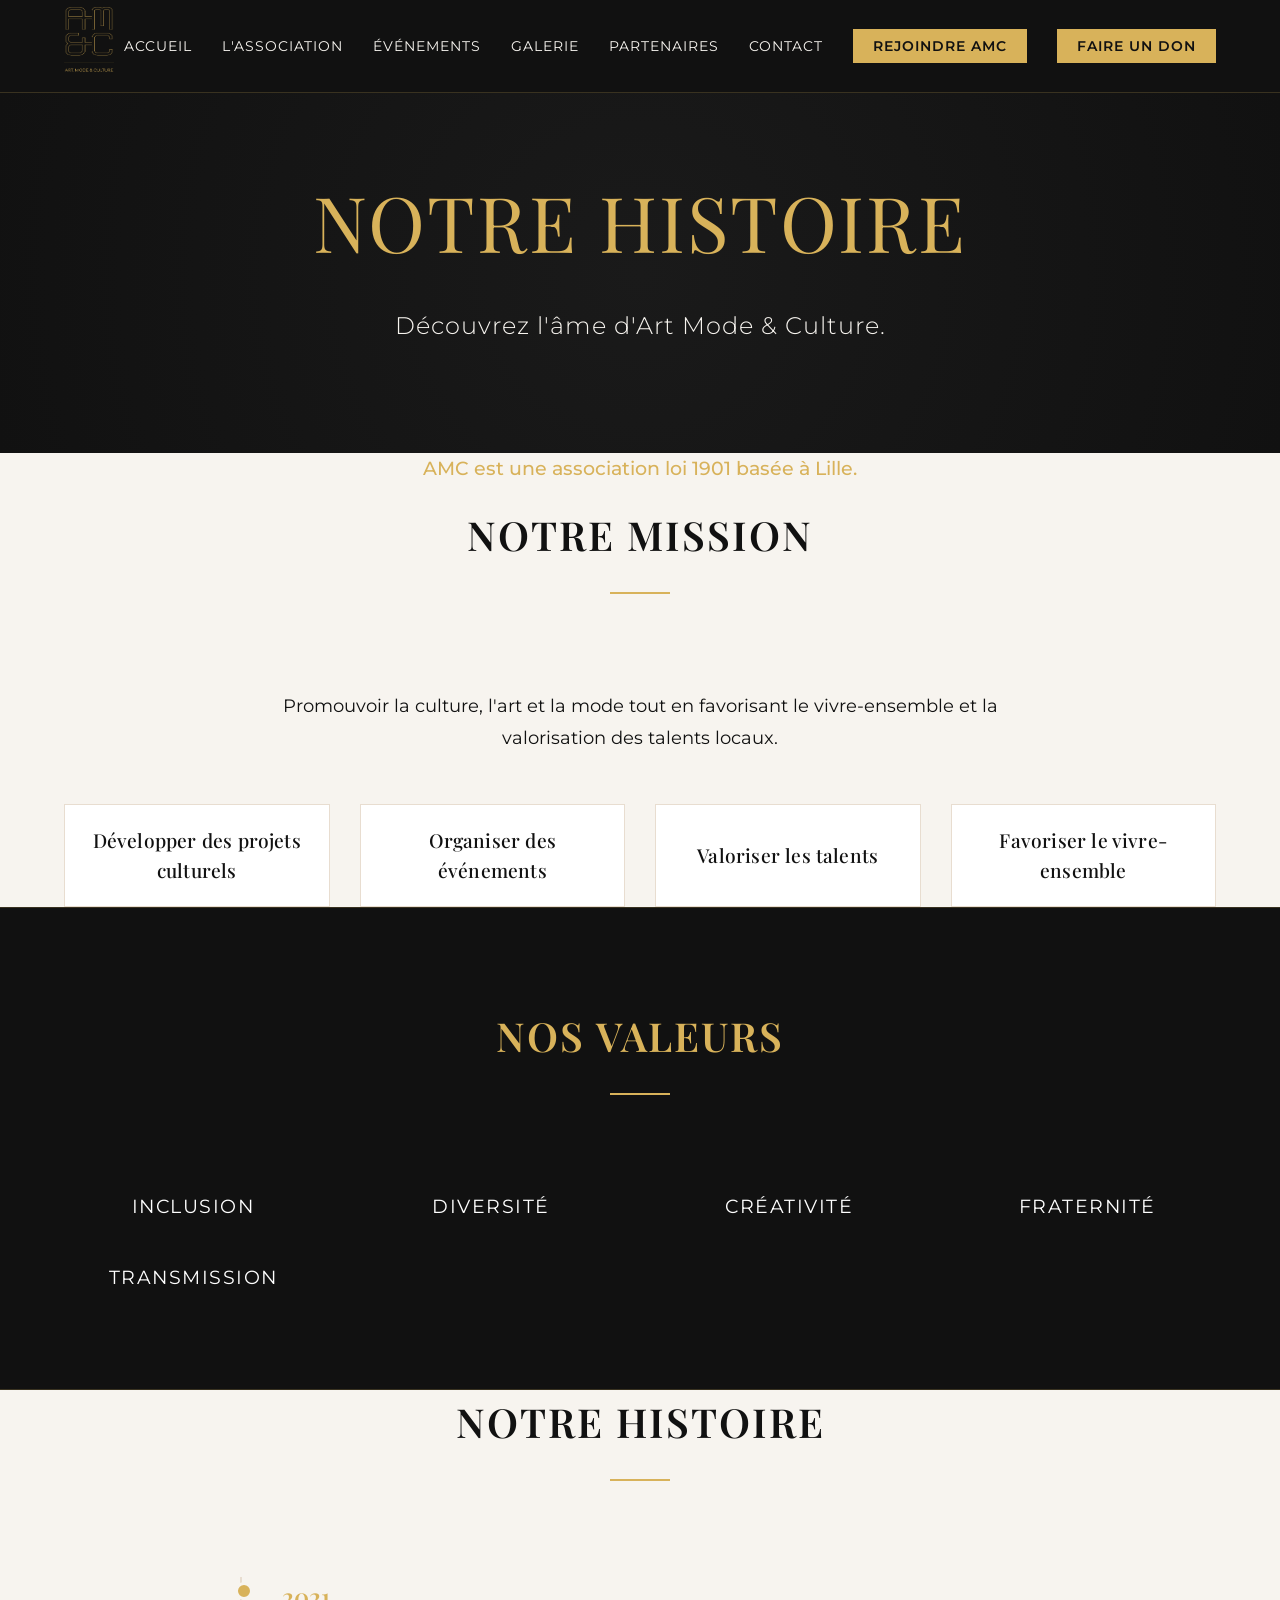
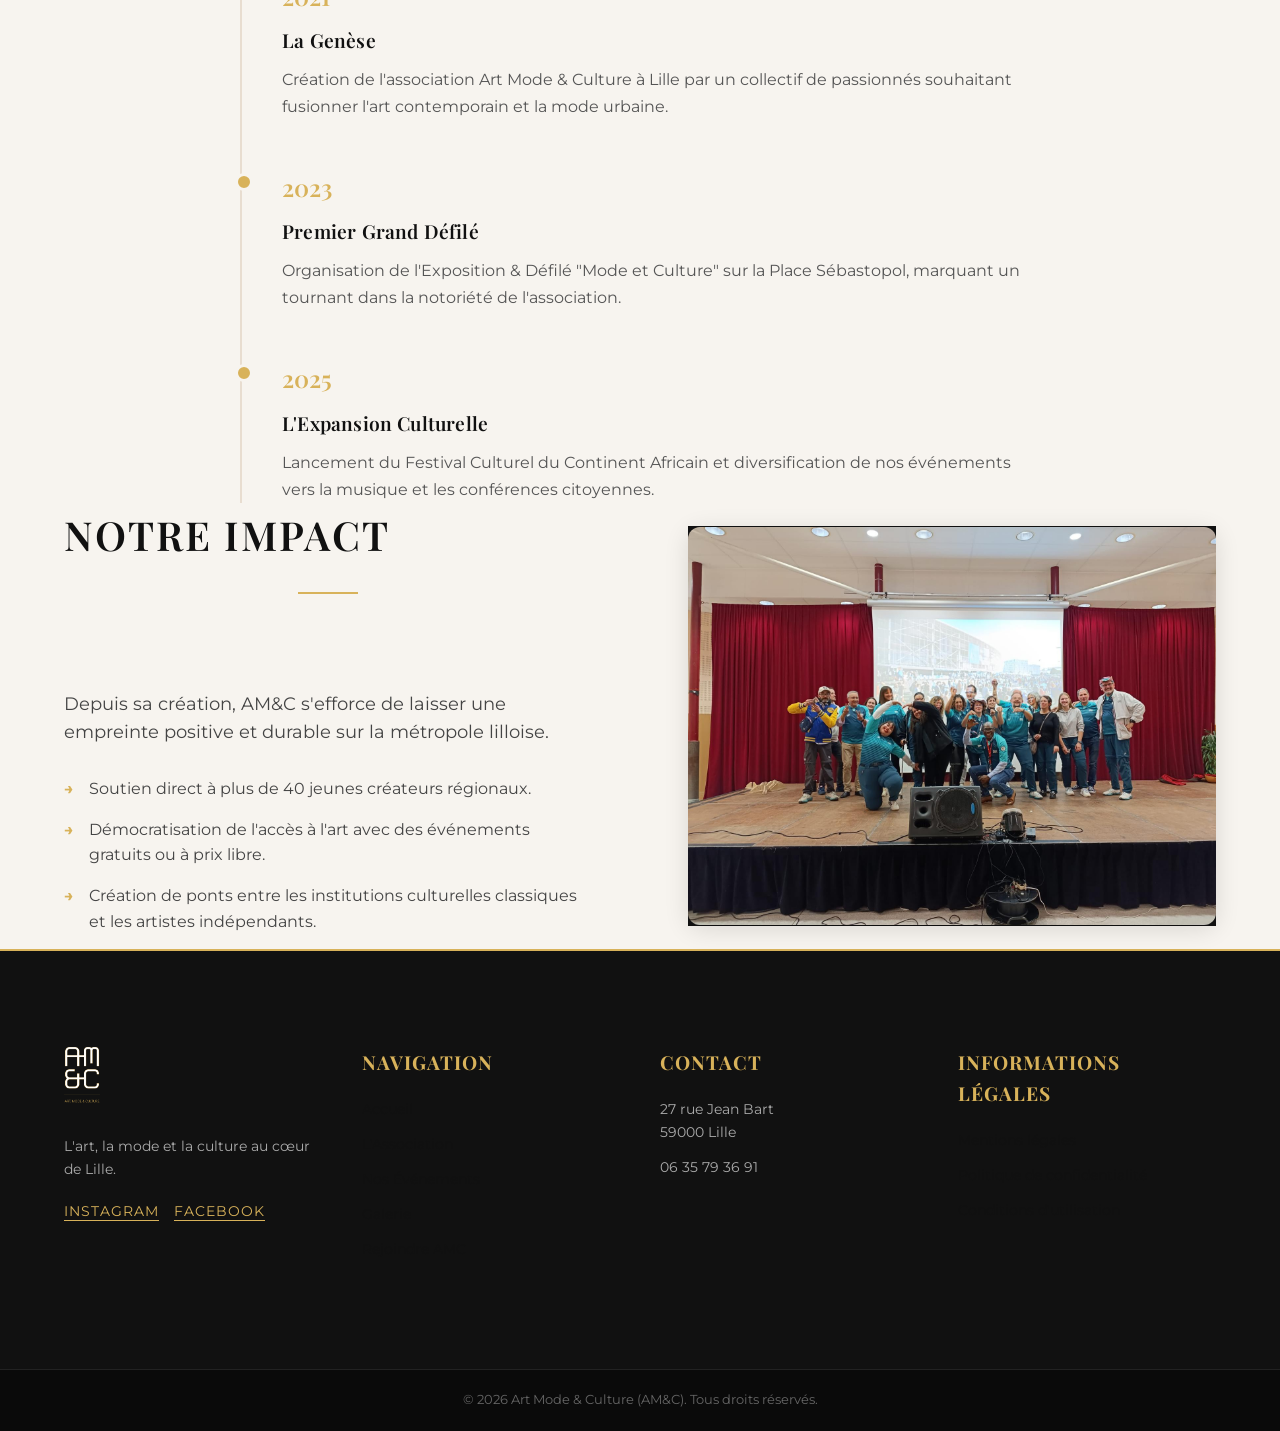
<file: association.html>
<!DOCTYPE html>
<html lang="en">
<head>
    <meta charset="UTF-8">
    <meta name="viewport" content="width=device-width, initial-scale=1.0">
    <title>Art Mode & Culture (AM&C) | Lille</title>
    
    <meta name="description" content="Association culturelle premium à Lille : Art, Mode et Expositions.">
    
    <link rel="preconnect" href="https://fonts.googleapis.com">
    <link rel="preconnect" href="https://fonts.gstatic.com" crossorigin>
    <link href="https://fonts.googleapis.com/css2?family=Montserrat:wght@300;400;500&family=Playfair+Display:wght@400;600&display=swap" rel="stylesheet">
    
    <link rel="stylesheet" href="assets/css/style.css">
</head>
<body>
    <header class="main-header">
        <nav class="navbar">
            <div class="logo">
                <a href="index.html">
                    <img src="assets\images\logos\Logo 1 Contouré.png" alt="Logo AM&C">
                </a>
            </div>
            
            <div class="menu-burger" id="mobile-menu">
                <span class="bar"></span>
                <span class="bar"></span>
                <span class="bar"></span>
            </div>
            <ul class="nav-links">
                <li><a href="index.html">Accueil</a></li>
                <li><a href="association.html">L'Association</a></li>
                <li><a href="evenements.html">Événements</a></li>
                <li><a href="galerie.html">Galerie</a></li>
                <li><a href="partenaires.html">Partenaires</a></li>
                <li><a href="contact.html">Contact</a></li>
                <li><a href="rejoindre.html" class="btn-nav">Rejoindre AMC</a></li>
                <li><a href="don.html" class="btn-nav">Faire un don</a></li>
            </ul>
        </nav>
    </header>
    <main>
        <section class="hero-minimalist" style="min-height: 40vh;">
    <div class="hero-content">
        <h1 class="hero-title">Notre Histoire</h1>
        <p class="hero-subtitle">Découvrez l'âme d'Art Mode & Culture.</p>
    </div>
</section>

<section class="section-padding bg-white">
    <div class="container text-center">
        <p style="font-size: 1.2rem; font-weight: 500; color: var(--couleur-or); margin-bottom: 20px;">
            AMC est une association loi 1901 basée à Lille.
        </p>
        <h2 class="section-title">Notre Mission</h2>
        <p class="presentation-text" style="margin-bottom: 50px;">
            Promouvoir la culture, l'art et la mode tout en favorisant le vivre-ensemble et la valorisation des talents locaux.
        </p>
        
        <div class="univers-grid">
            <div class="univers-card" style="min-height: auto; padding: 20px;">
                <h3>Développer des projets culturels</h3>
            </div>
            <div class="univers-card" style="min-height: auto; padding: 20px;">
                <h3>Organiser des événements</h3>
            </div>
            <div class="univers-card" style="min-height: auto; padding: 20px;">
                <h3>Valoriser les talents</h3>
            </div>
            <div class="univers-card" style="min-height: auto; padding: 20px;">
                <h3>Favoriser le vivre-ensemble</h3>
            </div>
        </div>
    </div>
</section>

<section class="stats-section"> <div class="container text-center">
        <h2 class="section-title" style="color: var(--couleur-or);">Nos Valeurs</h2>
        
        <div class="stats-grid">
            <div class="stat-item">
                <span class="stat-label" style="font-size: 1.2rem; color: var(--couleur-blanc);">Inclusion</span>
            </div>
            <div class="stat-item">
                <span class="stat-label" style="font-size: 1.2rem; color: var(--couleur-blanc);">Diversité</span>
            </div>
            <div class="stat-item">
                <span class="stat-label" style="font-size: 1.2rem; color: var(--couleur-blanc);">Créativité</span>
            </div>
            <div class="stat-item">
                <span class="stat-label" style="font-size: 1.2rem; color: var(--couleur-blanc);">Fraternité</span>
            </div>
            <div class="stat-item">
                <span class="stat-label" style="font-size: 1.2rem; color: var(--couleur-blanc);">Transmission</span>
            </div>
        </div>
    </div>
</section>
<section class="section-padding bg-blanc-casse">
    <div class="container">
        <h2 class="section-title">Notre Histoire</h2>
        
        <div class="history-timeline">
            <div class="timeline-block">
                <div class="timeline-year">2021</div>
                <div class="timeline-content-box">
                    <h3>La Genèse</h3>
                    <p>Création de l'association Art Mode & Culture à Lille par un collectif de passionnés souhaitant fusionner l'art contemporain et la mode urbaine.</p>
                </div>
            </div>
            
            <div class="timeline-block">
                <div class="timeline-year">2023</div>
                <div class="timeline-content-box">
                    <h3>Premier Grand Défilé</h3>
                    <p>Organisation de l'Exposition & Défilé "Mode et Culture" sur la Place Sébastopol, marquant un tournant dans la notoriété de l'association.</p>
                </div>
            </div>
            
            <div class="timeline-block">
                <div class="timeline-year">2025</div>
                <div class="timeline-content-box">
                    <h3>L'Expansion Culturelle</h3>
                    <p>Lancement du Festival Culturel du Continent Africain et diversification de nos événements vers la musique et les conférences citoyennes.</p>
                </div>
            </div>
        </div>
    </div>
</section>

<section class="section-padding bg-white">
    <div class="container">
        <div class="impact-grid">
            <div class="impact-text">
                <h2 class="section-title" style="text-align: left;">Notre Impact</h2>
                <p style="margin-bottom: 20px; font-size: 1.1rem; color: #444;">
                    Depuis sa création, AM&C s'efforce de laisser une empreinte positive et durable sur la métropole lilloise.
                </p>
                <ul class="impact-list">
                    <li>Soutien direct à plus de 40 jeunes créateurs régionaux.</li>
                    <li>Démocratisation de l'accès à l'art avec des événements gratuits ou à prix libre.</li>
                    <li>Création de ponts entre les institutions culturelles classiques et les artistes indépendants.</li>
                </ul>
            </div>
            <div class="impact-image">
                <div style="width: 100%; height: 100%; min-height: 400px; background-color: var(--couleur-noir); display: flex; align-items: center; justify-content: center; color: var(--couleur-or);">
                    <img src="assets\images\img\483523973_618967664334314_205642026269094930_n.jpg" alt="Photo de groupe de l'association" style="max-width: 100%; max-height: 100%; object-fit: cover; border-radius: 12px; box-shadow: 0 4px 24px rgba(0,0,0,0.12);">
                </div>
            </div>
        </div>
    </div>
</section>
</main>
    <footer class="main-footer">
    <div class="container">
        <div class="footer-grid">
            
            <div class="footer-col">
                <img src="assets\images\logos\Logo 2 Blanc contour.png" alt="Logo AMC Blanc" class="footer-logo">
                <p class="footer-desc">L'art, la mode et la culture au cœur de Lille.</p>
                <div class="social-links">
                    <a href="https://www.instagram.com/artmodeetculture/">Instagram</a>
                    <a href="https://www.facebook.com/artmodeetculture">Facebook</a>
                </div>
            </div>

            <div class="footer-col">
                <h4>Navigation</h4>
                <ul class="footer-links">
                    <li><a href="index.html">Accueil</a></li>
                    <li><a href="association.html">L'Association</a></li>
                    <li><a href="evenements.html">Nos Événements</a></li>
                    <li><a href="galerie.html">Galerie</a></li>
                    <li><a href="rejoindre.html">Rejoindre AMC</a></li>
                </ul>
            </div>

            <div class="footer-col">
                <h4>Contact</h4>
                <ul class="footer-contact">
                    <li>27 rue Jean Bart<br>59000 Lille</li>
                    <li>06 35 79 36 91</li>
                </ul>
            </div>

            <div class="footer-col">
                <h4>Informations Légales</h4>
                <ul class="footer-links">
                    <li><a href="mentions-legales.html">Mentions légales</a></li>
                    <li><a href="confidentialite.html">Politique de confidentialité</a></li>
                    <li><a href="cgu.html">Conditions d'utilisation</a></li>
                </ul>
            </div>

        </div>
    </div>

    <div class="footer-bottom">
        <div class="container text-center">
            <p>&copy; 2026 Art Mode & Culture (AM&C). Tous droits réservés.</p>
        </div>
    </div>
</footer>
    <script src="assets/js/main.js"></script>
    </body>
</html>
</file>
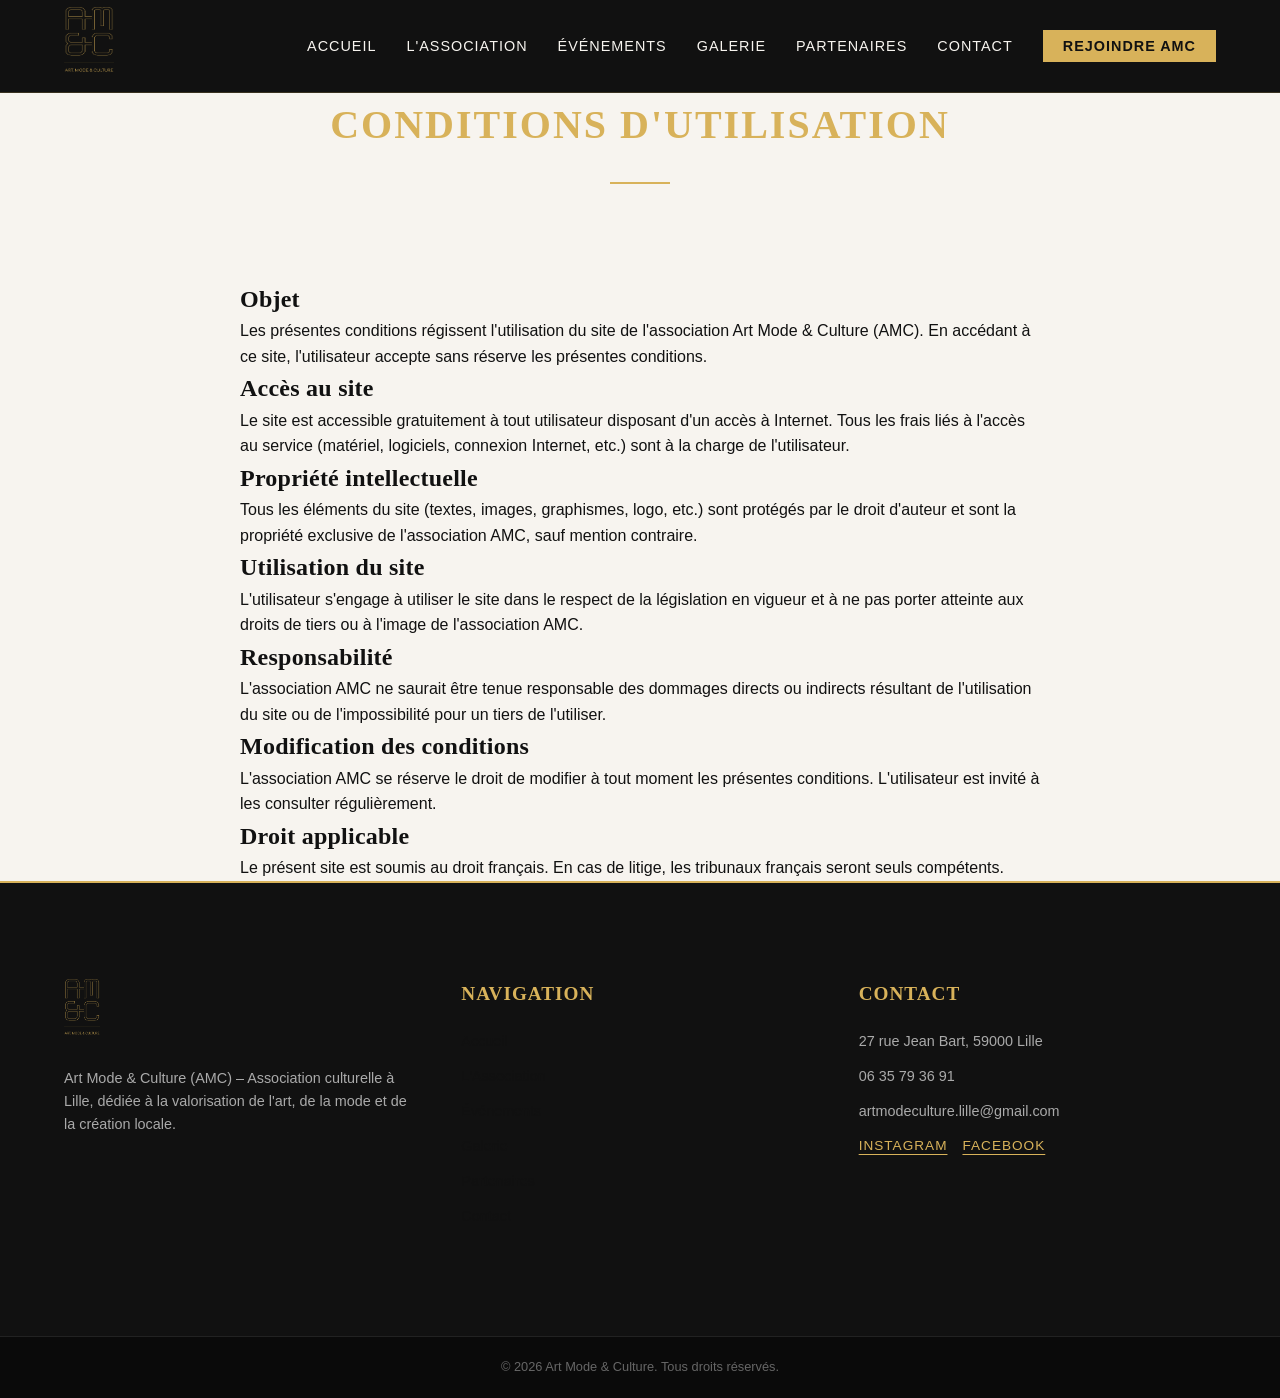
<file: cgu.html>
<!DOCTYPE html>
<html lang="fr">
<head>
    <meta charset="UTF-8">
    <meta name="viewport" content="width=device-width, initial-scale=1.0">
    <title>Conditions d'utilisation | Art Mode & Culture (AM&C) Lille</title>
    <meta name="description" content="Conditions générales d'utilisation du site Art Mode & Culture à Lille.">
    <link rel="stylesheet" href="assets/css/style.css">
</head>
<body>
    <header class="main-header">
        <nav class="navbar">
            <div class="logo">
                <a href="index.html">
                    <img src="assets/images/logos/Logo 1 Contouré.png" alt="Logo AM&C">
                </a>
            </div>
            <div class="menu-burger" id="mobile-menu">
                <span class="bar"></span>
                <span class="bar"></span>
                <span class="bar"></span>
            </div>
            <ul class="nav-links">
                <li><a href="index.html">Accueil</a></li>
                <li><a href="association.html">L'Association</a></li>
                <li><a href="evenements.html">Événements</a></li>
                <li><a href="galerie.html">Galerie</a></li>
                <li><a href="partenaires.html">Partenaires</a></li>
                <li><a href="contact.html">Contact</a></li>
                <li><a href="rejoindre.html" class="btn-nav">Rejoindre AMC</a></li>
            </ul>
        </nav>
    </header>
    <main>
        <section class="section-padding bg-blanc-casse">
            <div class="container" style="max-width: 800px;">
                <h1 class="section-title">Conditions d'utilisation</h1>
                <h2>Objet</h2>
                <p>Les présentes conditions régissent l'utilisation du site de l'association Art Mode & Culture (AMC). En accédant à ce site, l'utilisateur accepte sans réserve les présentes conditions.</p>
                <h2>Accès au site</h2>
                <p>Le site est accessible gratuitement à tout utilisateur disposant d'un accès à Internet. Tous les frais liés à l'accès au service (matériel, logiciels, connexion Internet, etc.) sont à la charge de l'utilisateur.</p>
                <h2>Propriété intellectuelle</h2>
                <p>Tous les éléments du site (textes, images, graphismes, logo, etc.) sont protégés par le droit d'auteur et sont la propriété exclusive de l'association AMC, sauf mention contraire.</p>
                <h2>Utilisation du site</h2>
                <p>L'utilisateur s'engage à utiliser le site dans le respect de la législation en vigueur et à ne pas porter atteinte aux droits de tiers ou à l'image de l'association AMC.</p>
                <h2>Responsabilité</h2>
                <p>L'association AMC ne saurait être tenue responsable des dommages directs ou indirects résultant de l'utilisation du site ou de l'impossibilité pour un tiers de l'utiliser.</p>
                <h2>Modification des conditions</h2>
                <p>L'association AMC se réserve le droit de modifier à tout moment les présentes conditions. L'utilisateur est invité à les consulter régulièrement.</p>
                <h2>Droit applicable</h2>
                <p>Le présent site est soumis au droit français. En cas de litige, les tribunaux français seront seuls compétents.</p>
            </div>
        </section>
    </main>
    <footer class="main-footer">
        <div class="container">
            <div class="footer-grid">
                <div class="footer-col">
                    <img src="assets/images/logos/Logo 1 Contouré.png" alt="Logo AM&C" class="footer-logo">
                    <p class="footer-desc">Art Mode & Culture (AMC) – Association culturelle à Lille, dédiée à la valorisation de l'art, de la mode et de la création locale.</p>
                </div>
                <div class="footer-col">
                    <h4>Navigation</h4>
                    <ul class="footer-links">
                        <li><a href="index.html">Accueil</a></li>
                        <li><a href="association.html">L'Association</a></li>
                        <li><a href="evenements.html">Événements</a></li>
                        <li><a href="galerie.html">Galerie</a></li>
                        <li><a href="partenaires.html">Partenaires</a></li>
                        <li><a href="contact.html">Contact</a></li>
                    </ul>
                </div>
                <div class="footer-col">
                    <h4>Contact</h4>
                    <ul class="footer-contact">
                        <li>27 rue Jean Bart, 59000 Lille</li>
                        <li>06 35 79 36 91</li>
                        <li>artmodeculture.lille@gmail.com</li>
                    </ul>
                    <div class="social-links">
                        <a href="#">Instagram</a>
                        <a href="#">Facebook</a>
                    </div>
                </div>
            </div>
        </div>
        <div class="footer-bottom">
            <div class="container text-center">
                &copy; 2026 Art Mode & Culture. Tous droits réservés.
            </div>
        </div>
    </footer>
    <script src="assets/js/main.js"></script>
</body>
</html>
</file>
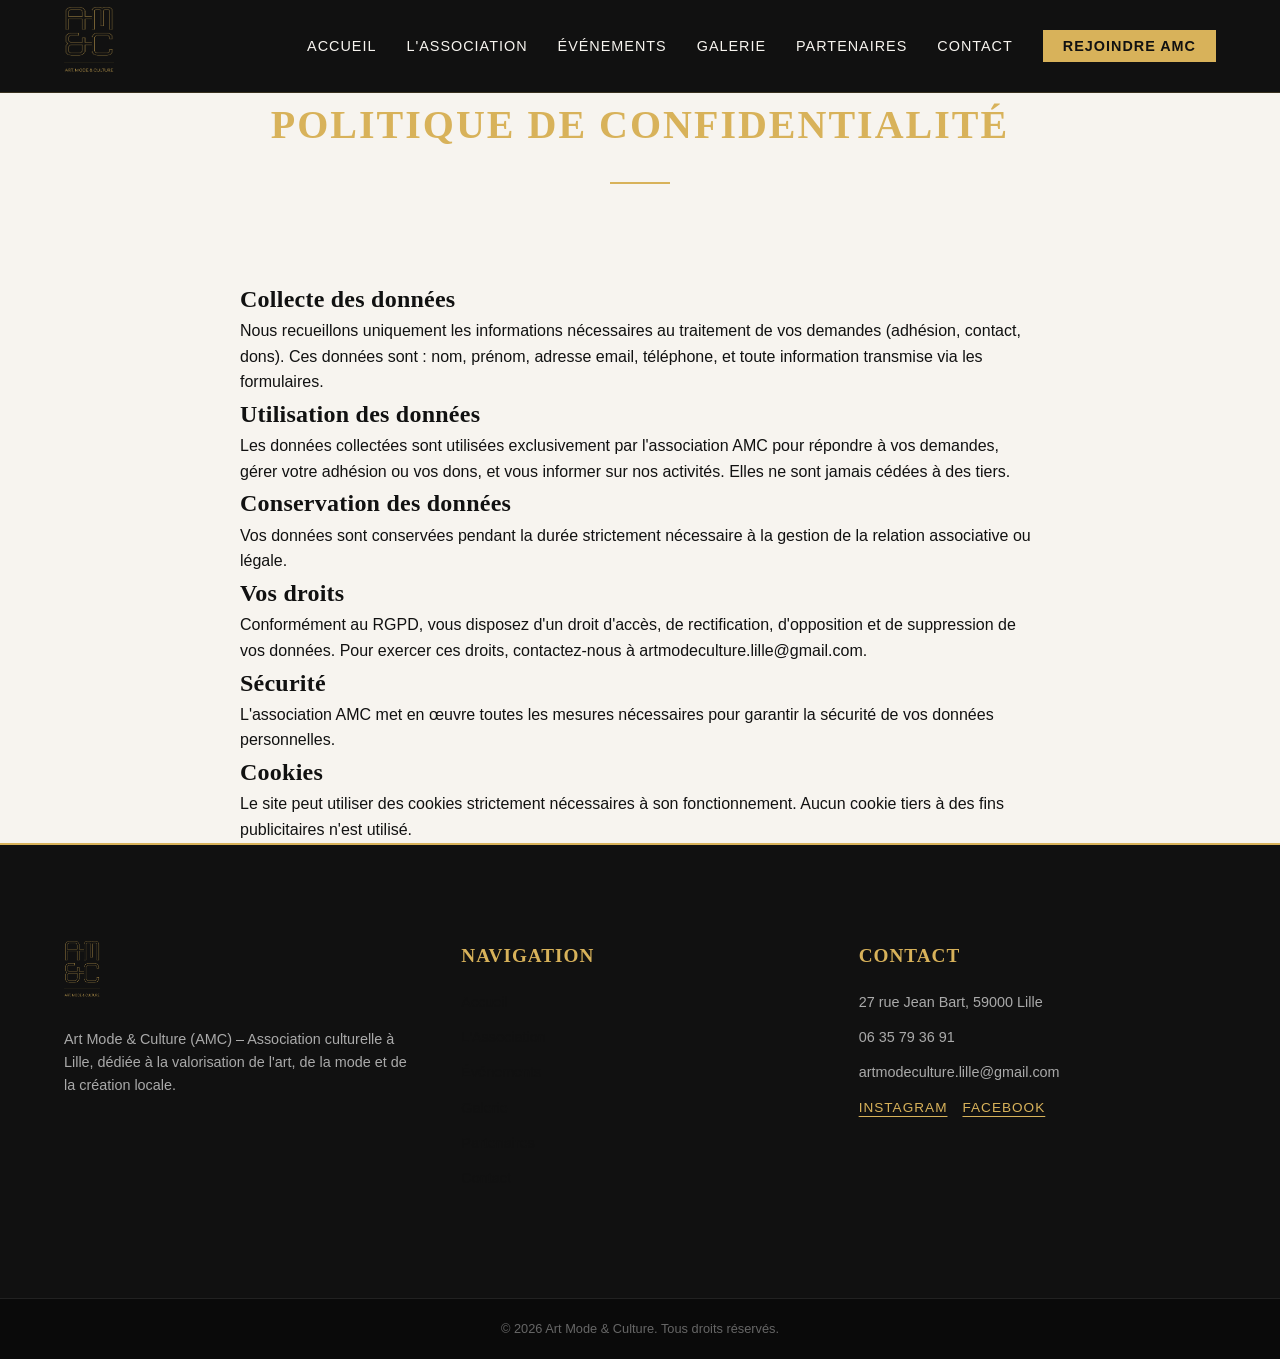
<file: confidentialite.html>
<!DOCTYPE html>
<html lang="fr">
<head>
    <meta charset="UTF-8">
    <meta name="viewport" content="width=device-width, initial-scale=1.0">
    <title>Politique de confidentialité | Art Mode & Culture (AM&C) Lille</title>
    <meta name="description" content="Politique de confidentialité de l'association Art Mode & Culture à Lille.">
    <link rel="stylesheet" href="assets/css/style.css">
</head>
<body>
    <header class="main-header">
        <nav class="navbar">
            <div class="logo">
                <a href="index.html">
                    <img src="assets/images/logos/Logo 1 Contouré.png" alt="Logo AM&C">
                </a>
            </div>
            <div class="menu-burger" id="mobile-menu">
                <span class="bar"></span>
                <span class="bar"></span>
                <span class="bar"></span>
            </div>
            <ul class="nav-links">
                <li><a href="index.html">Accueil</a></li>
                <li><a href="association.html">L'Association</a></li>
                <li><a href="evenements.html">Événements</a></li>
                <li><a href="galerie.html">Galerie</a></li>
                <li><a href="partenaires.html">Partenaires</a></li>
                <li><a href="contact.html">Contact</a></li>
                <li><a href="rejoindre.html" class="btn-nav">Rejoindre AMC</a></li>
            </ul>
        </nav>
    </header>
    <main>
        <section class="section-padding bg-blanc-casse">
            <div class="container" style="max-width: 800px;">
                <h1 class="section-title">Politique de confidentialité</h1>
                <h2>Collecte des données</h2>
                <p>Nous recueillons uniquement les informations nécessaires au traitement de vos demandes (adhésion, contact, dons). Ces données sont : nom, prénom, adresse email, téléphone, et toute information transmise via les formulaires.</p>
                <h2>Utilisation des données</h2>
                <p>Les données collectées sont utilisées exclusivement par l'association AMC pour répondre à vos demandes, gérer votre adhésion ou vos dons, et vous informer sur nos activités. Elles ne sont jamais cédées à des tiers.</p>
                <h2>Conservation des données</h2>
                <p>Vos données sont conservées pendant la durée strictement nécessaire à la gestion de la relation associative ou légale.</p>
                <h2>Vos droits</h2>
                <p>Conformément au RGPD, vous disposez d'un droit d'accès, de rectification, d'opposition et de suppression de vos données. Pour exercer ces droits, contactez-nous à artmodeculture.lille@gmail.com.</p>
                <h2>Sécurité</h2>
                <p>L'association AMC met en œuvre toutes les mesures nécessaires pour garantir la sécurité de vos données personnelles.</p>
                <h2>Cookies</h2>
                <p>Le site peut utiliser des cookies strictement nécessaires à son fonctionnement. Aucun cookie tiers à des fins publicitaires n'est utilisé.</p>
            </div>
        </section>
    </main>
    <footer class="main-footer">
        <div class="container">
            <div class="footer-grid">
                <div class="footer-col">
                    <img src="assets/images/logos/Logo 1 Contouré.png" alt="Logo AM&C" class="footer-logo">
                    <p class="footer-desc">Art Mode & Culture (AMC) – Association culturelle à Lille, dédiée à la valorisation de l'art, de la mode et de la création locale.</p>
                </div>
                <div class="footer-col">
                    <h4>Navigation</h4>
                    <ul class="footer-links">
                        <li><a href="index.html">Accueil</a></li>
                        <li><a href="association.html">L'Association</a></li>
                        <li><a href="evenements.html">Événements</a></li>
                        <li><a href="galerie.html">Galerie</a></li>
                        <li><a href="partenaires.html">Partenaires</a></li>
                        <li><a href="contact.html">Contact</a></li>
                    </ul>
                </div>
                <div class="footer-col">
                    <h4>Contact</h4>
                    <ul class="footer-contact">
                        <li>27 rue Jean Bart, 59000 Lille</li>
                        <li>06 35 79 36 91</li>
                        <li>artmodeculture.lille@gmail.com</li>
                    </ul>
                    <div class="social-links">
                        <a href="#">Instagram</a>
                        <a href="#">Facebook</a>
                    </div>
                </div>
            </div>
        </div>
        <div class="footer-bottom">
            <div class="container text-center">
                &copy; 2026 Art Mode & Culture. Tous droits réservés.
            </div>
        </div>
    </footer>
    <script src="assets/js/main.js"></script>
</body>
</html>
</file>
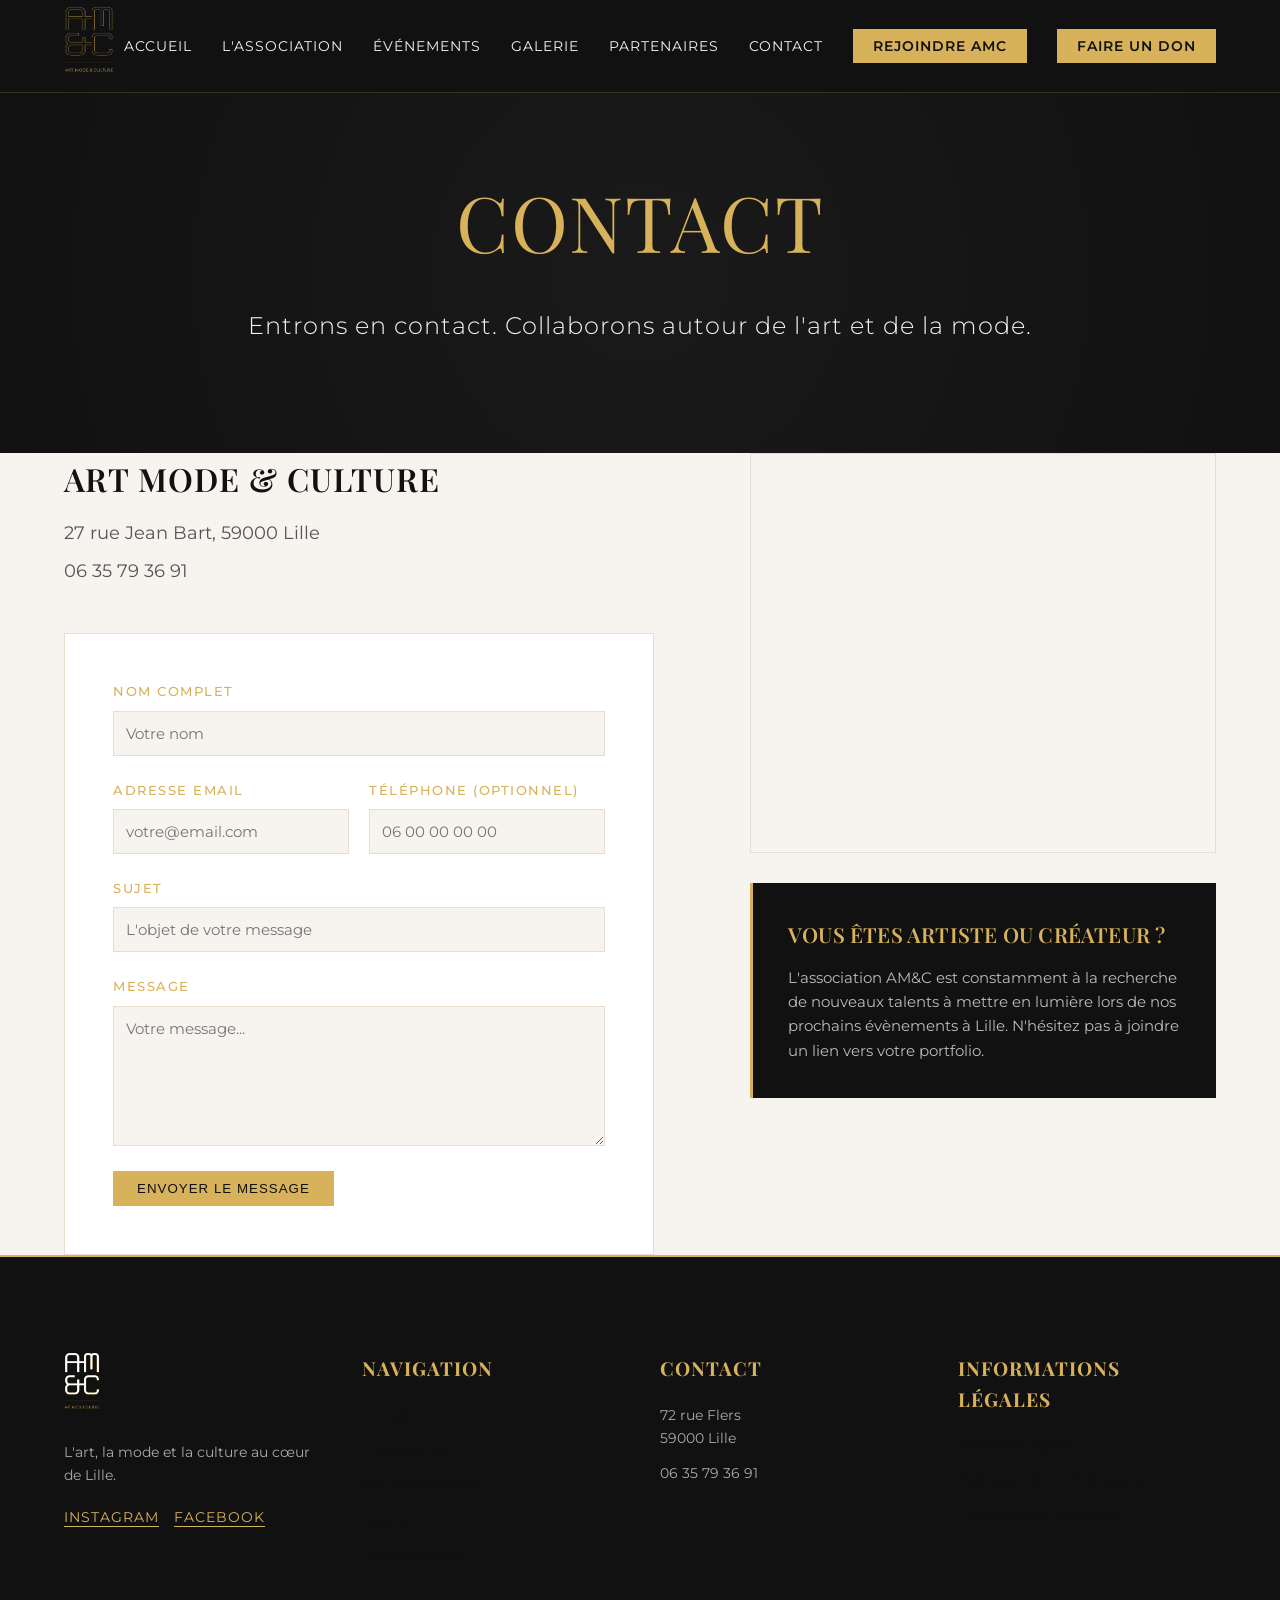
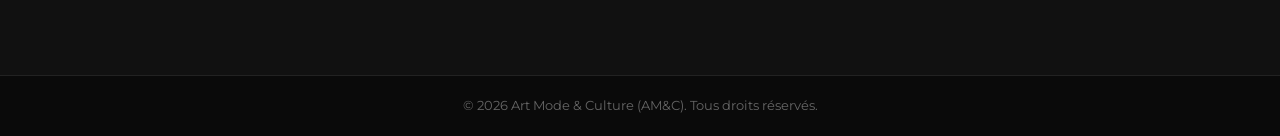
<file: contact.html>
<!DOCTYPE html>
<html lang="fr">
<head>
    <meta charset="UTF-8">
    <meta name="viewport" content="width=device-width, initial-scale=1.0">
    <title>Art Mode & Culture (AM&C) | Lille</title>
    
    <meta name="description" content="Association culturelle premium à Lille : Art, Mode et Expositions.">
    
    <link rel="preconnect" href="https://fonts.googleapis.com">
    <link rel="preconnect" href="https://fonts.gstatic.com" crossorigin>
    <link href="https://fonts.googleapis.com/css2?family=Montserrat:wght@300;400;500&family=Playfair+Display:wght@400;600&display=swap" rel="stylesheet">
    
    <link rel="stylesheet" href="assets/css/style.css">
    </head>
<body>

    <header class="main-header">
        <nav class="navbar">
            <div class="logo">
                <a href="index.html">
                    <img src="assets\images\logos\Logo 1 Contouré.png" alt="Logo AM&C">
                </a>
            </div>
            
            <div class="menu-burger" id="mobile-menu">
                <span class="bar"></span>
                <span class="bar"></span>
                <span class="bar"></span>
            </div>
            <ul class="nav-links">
                <li><a href="index.html">Accueil</a></li>
                <li><a href="association.html">L'Association</a></li>
                <li><a href="evenements.html">Événements</a></li>
                <li><a href="galerie.html">Galerie</a></li>
                <li><a href="partenaires.html">Partenaires</a></li>
                <li><a href="contact.html">Contact</a></li>
                <li><a href="rejoindre.html" class="btn-nav">Rejoindre AMC</a></li>
                <li><a href="don.html" class="btn-nav">Faire un don</a></li>
            </ul>
        </nav>
    </header>
<main>
    <section class="hero-minimalist" style="min-height: 40vh;">
        <div class="hero-content">
            <h1 class="hero-title">Contact</h1>
            <p class="hero-subtitle">Entrons en contact. Collaborons autour de l'art et de la mode.</p>
        </div>
    </section>

    <section class="section-padding bg-blanc-casse">
        <div class="container">
            <div class="contact-wrapper">
                
                <div class="contact-form-container">
                    <div class="contact-info-block">
                        <h2>Art Mode & Culture</h2>
                        <p class="contact-address">27 rue Jean Bart, 59000 Lille</p>
                        <p class="contact-phones">
                        06 35 79 36 91
                        </p>
                    </div>

                    <form action="#" method="POST" class="premium-form">
                        <div class="form-group">
                            <label for="name">Nom complet</label>
                            <input type="text" id="name" name="name" placeholder="Votre nom" required>
                        </div>
                        
                        <div class="form-row">
                            <div class="form-group">
                                <label for="email">Adresse Email</label>
                                <input type="email" id="email" name="email" placeholder="votre@email.com" required>
                            </div>
                            <div class="form-group">
                                <label for="phone">Téléphone (Optionnel)</label>
                                <input type="tel" id="phone" name="phone" placeholder="06 00 00 00 00">
                            </div>
                        </div>

                        <div class="form-group">
                            <label for="subject">Sujet</label>
                            <input type="text" id="subject" name="subject" placeholder="L'objet de votre message" required>
                        </div>

                        <div class="form-group">
                            <label for="message">Message</label>
                            <textarea id="message" name="message" rows="6" placeholder="Votre message..." required></textarea>
                        </div>

                        <button type="submit" class="btn-primary">Envoyer le message</button>
                    </form>
                </div>

                <div class="contact-map-container">
                    <div class="map-box">
                        <iframe 
                            src="https://maps.google.com/maps?q=27+rue+Jean+Bart,+59000+Lille&t=&z=15&ie=UTF8&iwloc=&output=embed" 
                            width="100%" 
                            height="100%" 
                            style="border:0;" 
                            allowfullscreen="" 
                            loading="lazy" 
                            referrerpolicy="no-referrer-when-downgrade">
                        </iframe>
                    </div>
                    
                    <div class="contact-editorial-box">
                        <h3>Vous êtes artiste ou créateur ?</h3>
                        <p>L'association AM&C est constamment à la recherche de nouveaux talents à mettre en lumière lors de nos prochains évènements à Lille. N'hésitez pas à joindre un lien vers votre portfolio.</p>
                    </div>
                </div>

            </div>
        </div>
    </section>
</main>
<footer class="main-footer">
    <div class="container">
        <div class="footer-grid">
            
            <div class="footer-col">
                <img src="assets\images\logos\Logo 2 Blanc contour.png" alt="Logo AMC Blanc" class="footer-logo">
                <p class="footer-desc">L'art, la mode et la culture au cœur de Lille.</p>
                <div class="social-links">
                    <a href="https://www.instagram.com/artmodeetculture/">Instagram</a>
                    <a href="https://www.facebook.com/artmodeetculture">Facebook</a>
                </div>
            </div>

            <div class="footer-col">
                <h4>Navigation</h4>
                <ul class="footer-links">
                    <li><a href="index.html">Accueil</a></li>
                    <li><a href="association.html">L'Association</a></li>
                    <li><a href="evenements.html">Nos Événements</a></li>
                    <li><a href="galerie.html">Galerie</a></li>
                    <li><a href="rejoindre.html">Rejoindre AMC</a></li>
                </ul>
            </div>

            <div class="footer-col">
                <h4>Contact</h4>
                <ul class="footer-contact">
                    <li>72 rue Flers<br>59000 Lille</li>
                    <li>06 35 79 36 91</li>
                </ul>
            </div>

            <div class="footer-col">
                <h4>Informations Légales</h4>
                <ul class="footer-links">
                    <li><a href="mentions-legales.html">Mentions légales</a></li>
                    <li><a href="confidentialite.html">Politique de confidentialité</a></li>
                    <li><a href="cgu.html">Conditions d'utilisation</a></li>
                </ul>
            </div>

        </div>
    </div>

    <div class="footer-bottom">
        <div class="container text-center">
            <p>&copy; 2026 Art Mode & Culture (AM&C). Tous droits réservés.</p>
        </div>
    </div>
</footer>
    <script src="assets/js/main.js"></script>
</body>
</html>
</file>
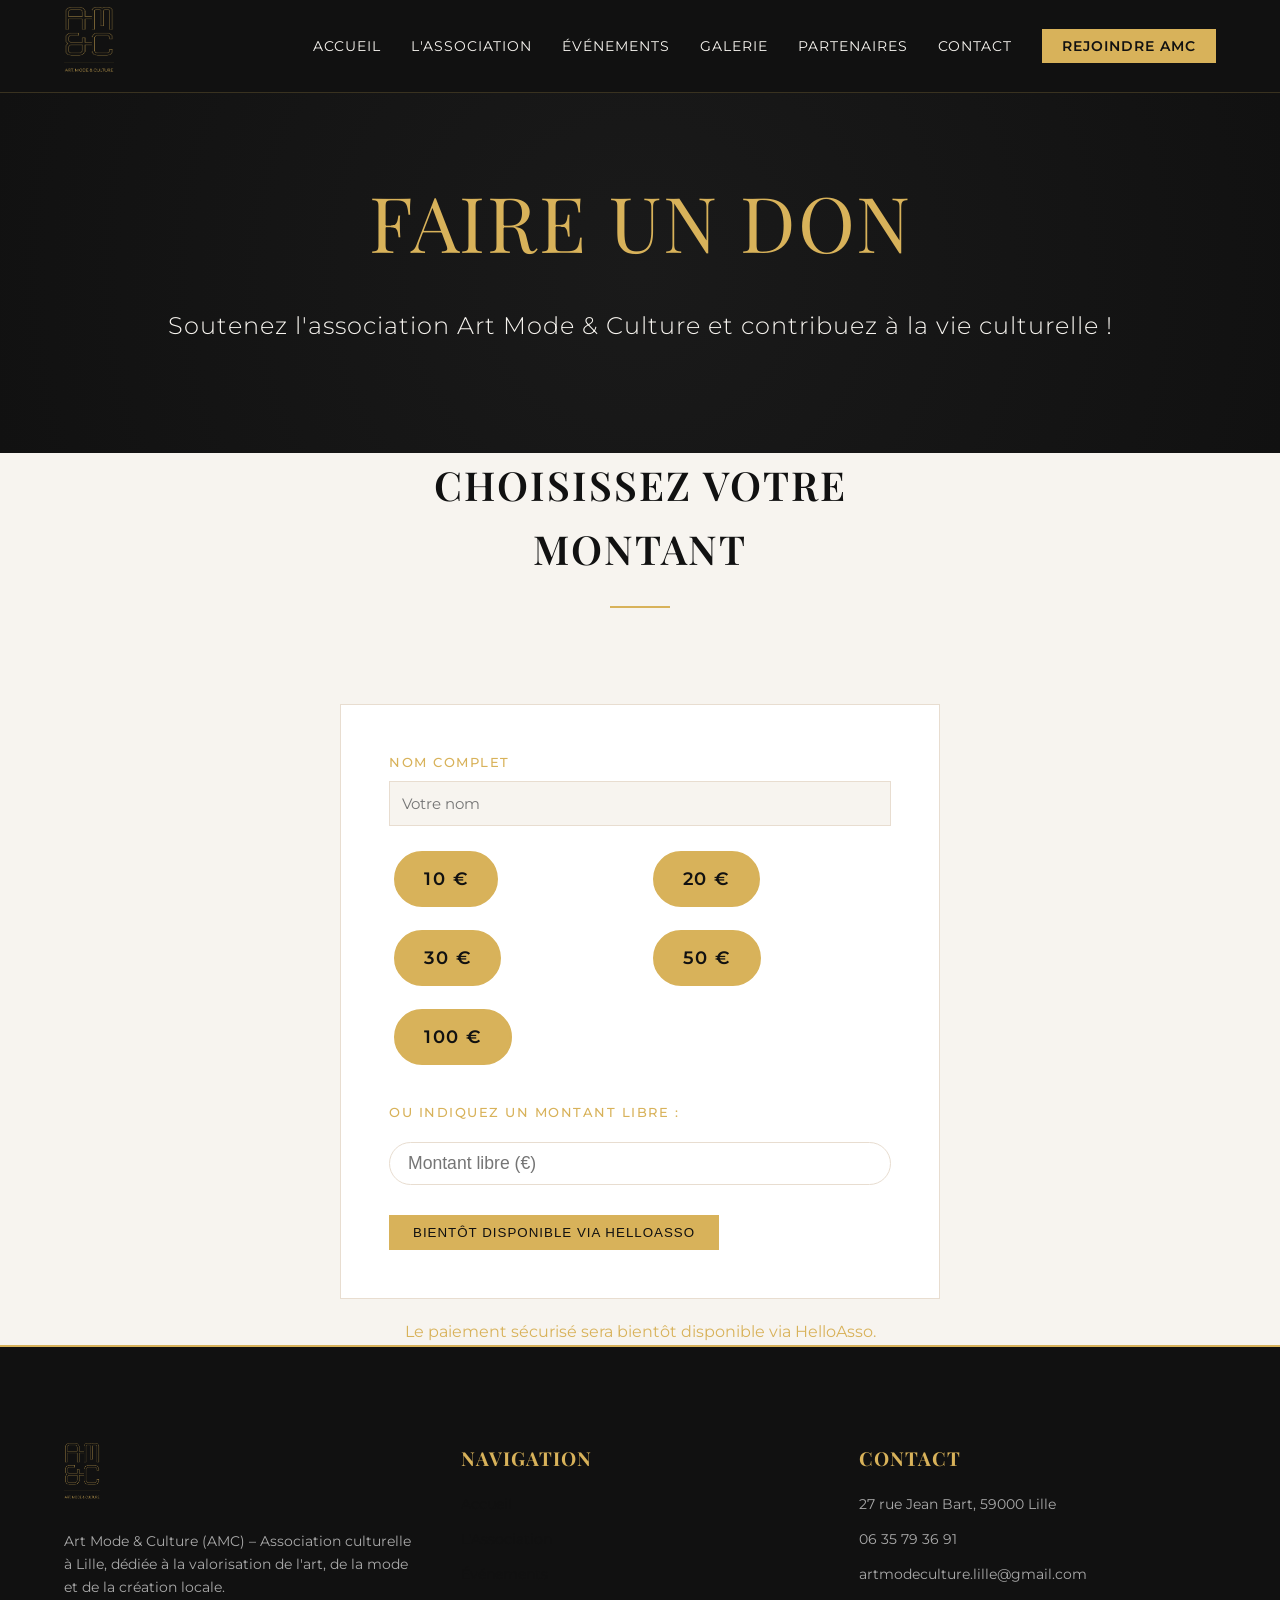
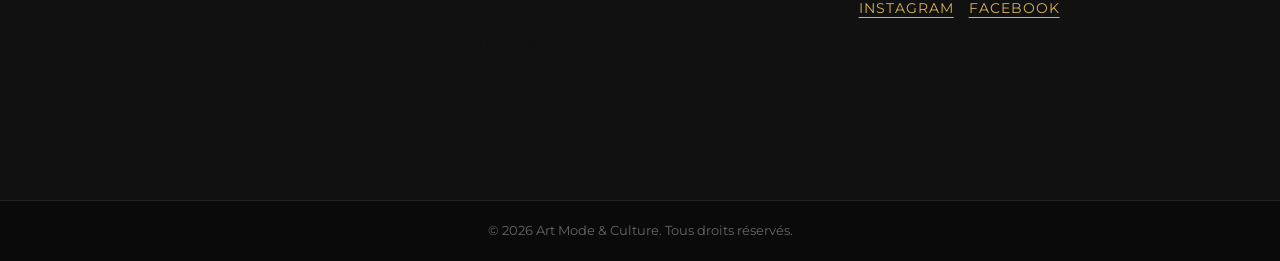
<file: don.html>
<!DOCTYPE html>
<html lang="fr">
<head>
    <meta charset="UTF-8">
    <meta name="viewport" content="width=device-width, initial-scale=1.0">
    <title>Faire un don | Art Mode & Culture (AM&C) Lille</title>
    <meta name="description" content="Soutenez l'association Art Mode & Culture à Lille par un don. Plusieurs montants proposés ou montant libre.">
    <link rel="preconnect" href="https://fonts.googleapis.com">
    <link rel="preconnect" href="https://fonts.gstatic.com" crossorigin>
    <link href="https://fonts.googleapis.com/css2?family=Montserrat:wght@300;400;500&family=Playfair+Display:wght@400;600&display=swap" rel="stylesheet">
    <link rel="stylesheet" href="assets/css/style.css">
</head>
<body>
    <header class="main-header">
        <nav class="navbar">
            <div class="logo">
                <a href="index.html">
                    <img src="assets/images/logos/Logo 1 Contouré.png" alt="Logo AM&C">
                </a>
            </div>
            <div class="menu-burger" id="mobile-menu">
                <span class="bar"></span>
                <span class="bar"></span>
                <span class="bar"></span>
            </div>
            <ul class="nav-links">
                <li><a href="index.html">Accueil</a></li>
                <li><a href="association.html">L'Association</a></li>
                <li><a href="evenements.html">Événements</a></li>
                <li><a href="galerie.html">Galerie</a></li>
                <li><a href="partenaires.html">Partenaires</a></li>
                <li><a href="contact.html">Contact</a></li>
                <li><a href="rejoindre.html" class="btn-nav">Rejoindre AMC</a></li>
            </ul>
        </nav>
    </header>

    <main>
        <section class="hero-minimalist" style="min-height: 40vh;">
            <div class="hero-content">
                <h1 class="hero-title">Faire un don</h1>
                <p class="hero-subtitle">Soutenez l'association Art Mode & Culture et contribuez à la vie culturelle !</p>
            </div>
        </section>

        <section class="section-padding bg-blanc-casse">
            <div class="container" style="max-width: 600px;">
                <h2 class="section-title">Choisissez votre montant</h2>
                <form class="premium-form" action="#" method="post" id="don-form">
                                        <div class="form-group">
                                            <label for="don-nom">Nom complet</label>
                                            <input type="text" id="don-nom" name="nom" placeholder="Votre nom" required>
                                        </div>
                    <div class="form-row" style="justify-content:center; gap: 15px; margin-bottom: 30px; flex-wrap: wrap;">
                        <label class="don-radio">
                            <input type="radio" name="montant" value="10" required>
                            <span class="don-btn">10 €</span>
                        </label>
                        <label class="don-radio">
                            <input type="radio" name="montant" value="20">
                            <span class="don-btn">20 €</span>
                        </label>
                        <label class="don-radio">
                            <input type="radio" name="montant" value="30">
                            <span class="don-btn">30 €</span>
                        </label>
                        <label class="don-radio">
                            <input type="radio" name="montant" value="50">
                            <span class="don-btn">50 €</span>
                        </label>
                        <label class="don-radio">
                            <input type="radio" name="montant" value="100">
                            <span class="don-btn">100 €</span>
                        </label>
                    </div>
                    <div class="form-group" style="margin-bottom: 30px;">
                        <label for="montant-libre">Ou indiquez un montant libre :</label>
                        <input type="number" min="1" step="1" name="montant-libre" id="montant-libre" placeholder="Montant libre (€)">
                    </div>
                    <button type="submit" class="btn-primary" disabled>Bientôt disponible via HelloAsso</button>
                </form>
                <p style="text-align:center; color:var(--couleur-or); margin-top:20px;">Le paiement sécurisé sera bientôt disponible via HelloAsso.</p>
            </div>
        </section>
    </main>

    <footer class="main-footer">
        <div class="container">
            <div class="footer-grid">
                <div class="footer-col">
                    <img src="assets/images/logos/Logo 1 Contouré.png" alt="Logo AM&C" class="footer-logo">
                    <p class="footer-desc">Art Mode & Culture (AMC) – Association culturelle à Lille, dédiée à la valorisation de l'art, de la mode et de la création locale.</p>
                </div>
                <div class="footer-col">
                    <h4>Navigation</h4>
                    <ul class="footer-links">
                        <li><a href="index.html">Accueil</a></li>
                        <li><a href="association.html">L'Association</a></li>
                        <li><a href="evenements.html">Événements</a></li>
                        <li><a href="galerie.html">Galerie</a></li>
                        <li><a href="partenaires.html">Partenaires</a></li>
                        <li><a href="contact.html">Contact</a></li>
                    </ul>
                </div>
                <div class="footer-col">
                    <h4>Contact</h4>
                    <ul class="footer-contact">
                        <li>27 rue Jean Bart, 59000 Lille</li>
                        <li>06 35 79 36 91</li>
                        <li>artmodeculture.lille@gmail.com</li>
                    </ul>
                    <div class="social-links">
                        <a href="#">Instagram</a>
                        <a href="#">Facebook</a>
                    </div>
                </div>
            </div>
        </div>
        <div class="footer-bottom">
            <div class="container text-center">
                &copy; 2026 Art Mode & Culture. Tous droits réservés.
            </div>
        </div>
    </footer>

    <script src="assets/js/main.js"></script>
</body>
</html>
</file>
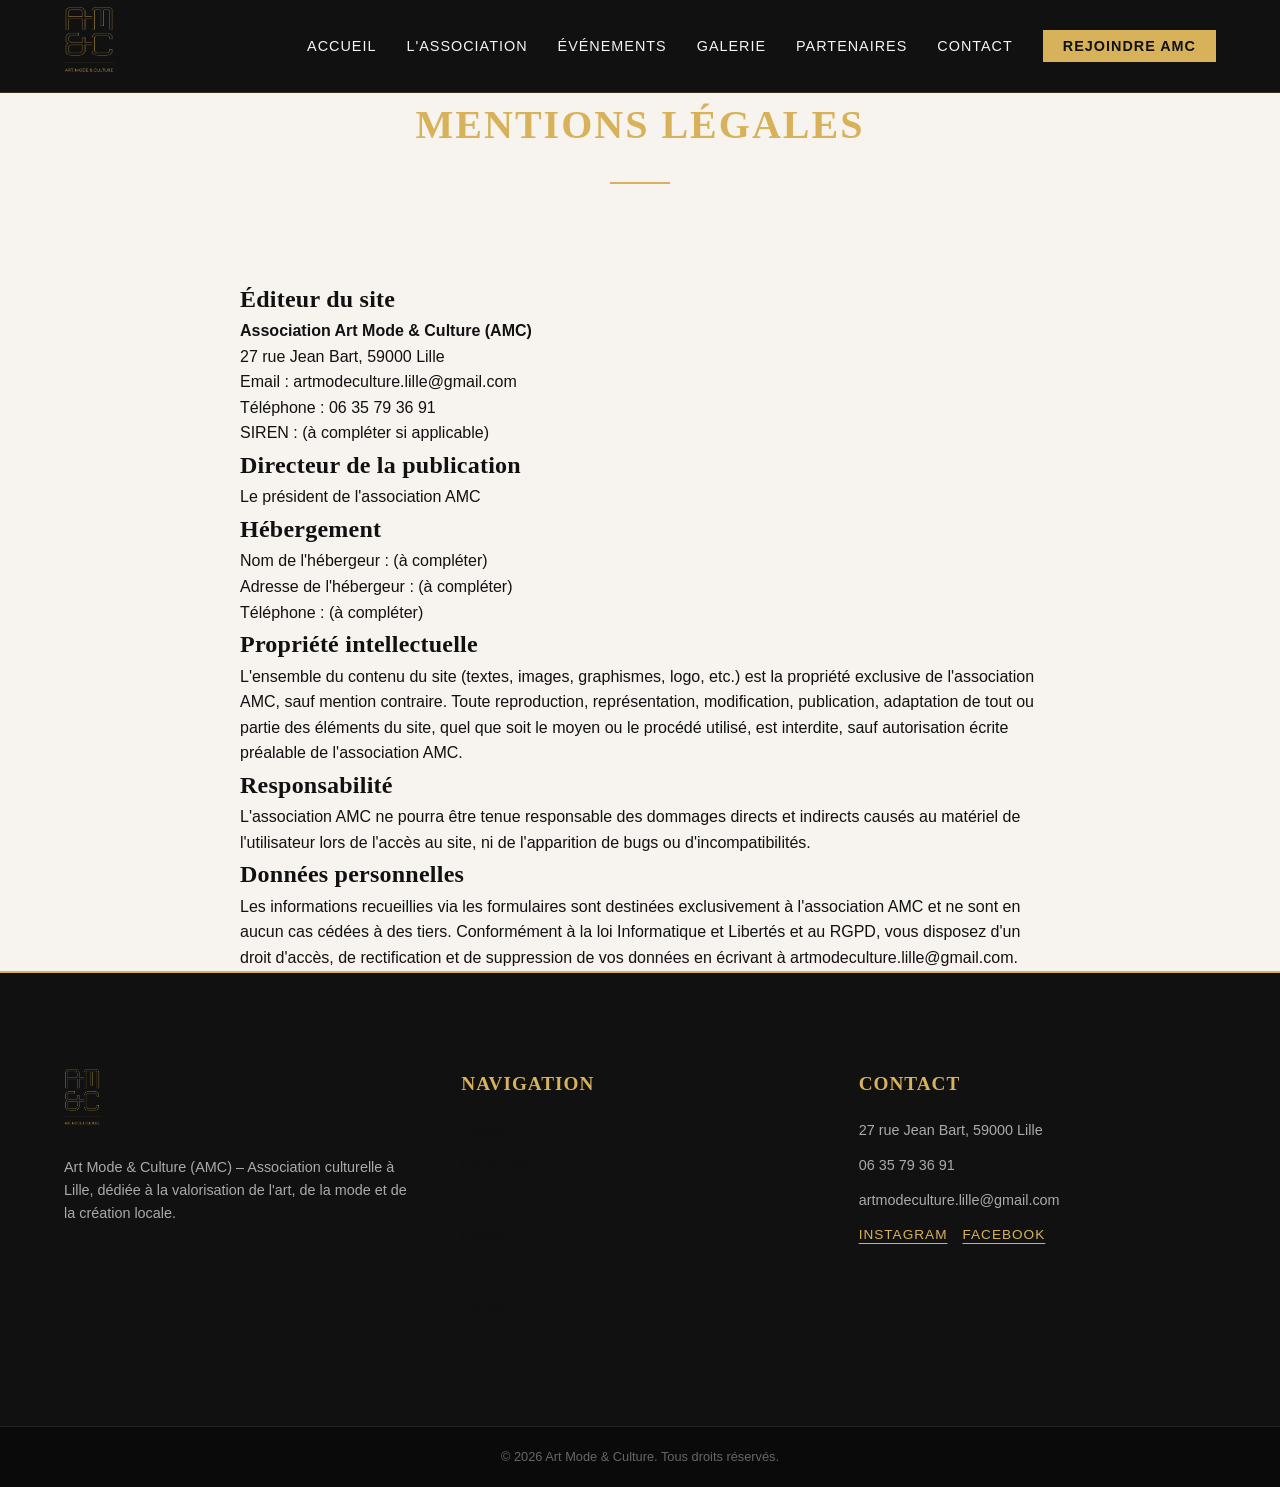
<file: mentions-legales.html>
<!DOCTYPE html>
<html lang="fr">
<head>
    <meta charset="UTF-8">
    <meta name="viewport" content="width=device-width, initial-scale=1.0">
    <title>Mentions légales | Art Mode & Culture (AM&C) Lille</title>
    <meta name="description" content="Mentions légales de l'association Art Mode & Culture à Lille.">
    <link rel="stylesheet" href="assets/css/style.css">
</head>
<body>
    <header class="main-header">
        <nav class="navbar">
            <div class="logo">
                <a href="index.html">
                    <img src="assets/images/logos/Logo 1 Contouré.png" alt="Logo AM&C">
                </a>
            </div>
            <div class="menu-burger" id="mobile-menu">
                <span class="bar"></span>
                <span class="bar"></span>
                <span class="bar"></span>
            </div>
            <ul class="nav-links">
                <li><a href="index.html">Accueil</a></li>
                <li><a href="association.html">L'Association</a></li>
                <li><a href="evenements.html">Événements</a></li>
                <li><a href="galerie.html">Galerie</a></li>
                <li><a href="partenaires.html">Partenaires</a></li>
                <li><a href="contact.html">Contact</a></li>
                <li><a href="rejoindre.html" class="btn-nav">Rejoindre AMC</a></li>
            </ul>
        </nav>
    </header>
    <main>
        <section class="section-padding bg-blanc-casse">
            <div class="container" style="max-width: 800px;">
                <h1 class="section-title">Mentions légales</h1>
                <h2>Éditeur du site</h2>
                <p><strong>Association Art Mode & Culture (AMC)</strong><br>
                27 rue Jean Bart, 59000 Lille<br>
                Email : artmodeculture.lille@gmail.com<br>
                Téléphone : 06 35 79 36 91<br>
                SIREN : (à compléter si applicable)</p>
                <h2>Directeur de la publication</h2>
                <p>Le président de l'association AMC</p>
                <h2>Hébergement</h2>
                <p>Nom de l'hébergeur : (à compléter)<br>
                Adresse de l'hébergeur : (à compléter)<br>
                Téléphone : (à compléter)</p>
                <h2>Propriété intellectuelle</h2>
                <p>L'ensemble du contenu du site (textes, images, graphismes, logo, etc.) est la propriété exclusive de l'association AMC, sauf mention contraire. Toute reproduction, représentation, modification, publication, adaptation de tout ou partie des éléments du site, quel que soit le moyen ou le procédé utilisé, est interdite, sauf autorisation écrite préalable de l'association AMC.</p>
                <h2>Responsabilité</h2>
                <p>L'association AMC ne pourra être tenue responsable des dommages directs et indirects causés au matériel de l'utilisateur lors de l'accès au site, ni de l'apparition de bugs ou d'incompatibilités.</p>
                <h2>Données personnelles</h2>
                <p>Les informations recueillies via les formulaires sont destinées exclusivement à l'association AMC et ne sont en aucun cas cédées à des tiers. Conformément à la loi Informatique et Libertés et au RGPD, vous disposez d'un droit d'accès, de rectification et de suppression de vos données en écrivant à artmodeculture.lille@gmail.com.</p>
            </div>
        </section>
    </main>
    <footer class="main-footer">
        <div class="container">
            <div class="footer-grid">
                <div class="footer-col">
                    <img src="assets/images/logos/Logo 1 Contouré.png" alt="Logo AM&C" class="footer-logo">
                    <p class="footer-desc">Art Mode & Culture (AMC) – Association culturelle à Lille, dédiée à la valorisation de l'art, de la mode et de la création locale.</p>
                </div>
                <div class="footer-col">
                    <h4>Navigation</h4>
                    <ul class="footer-links">
                        <li><a href="index.html">Accueil</a></li>
                        <li><a href="association.html">L'Association</a></li>
                        <li><a href="evenements.html">Événements</a></li>
                        <li><a href="galerie.html">Galerie</a></li>
                        <li><a href="partenaires.html">Partenaires</a></li>
                        <li><a href="contact.html">Contact</a></li>
                    </ul>
                </div>
                <div class="footer-col">
                    <h4>Contact</h4>
                    <ul class="footer-contact">
                        <li>27 rue Jean Bart, 59000 Lille</li>
                        <li>06 35 79 36 91</li>
                        <li>artmodeculture.lille@gmail.com</li>
                    </ul>
                    <div class="social-links">
                        <a href="#">Instagram</a>
                        <a href="#">Facebook</a>
                    </div>
                </div>
            </div>
        </div>
        <div class="footer-bottom">
            <div class="container text-center">
                &copy; 2026 Art Mode & Culture. Tous droits réservés.
            </div>
        </div>
    </footer>
    <script src="assets/js/main.js"></script>
</body>
</html>
</file>
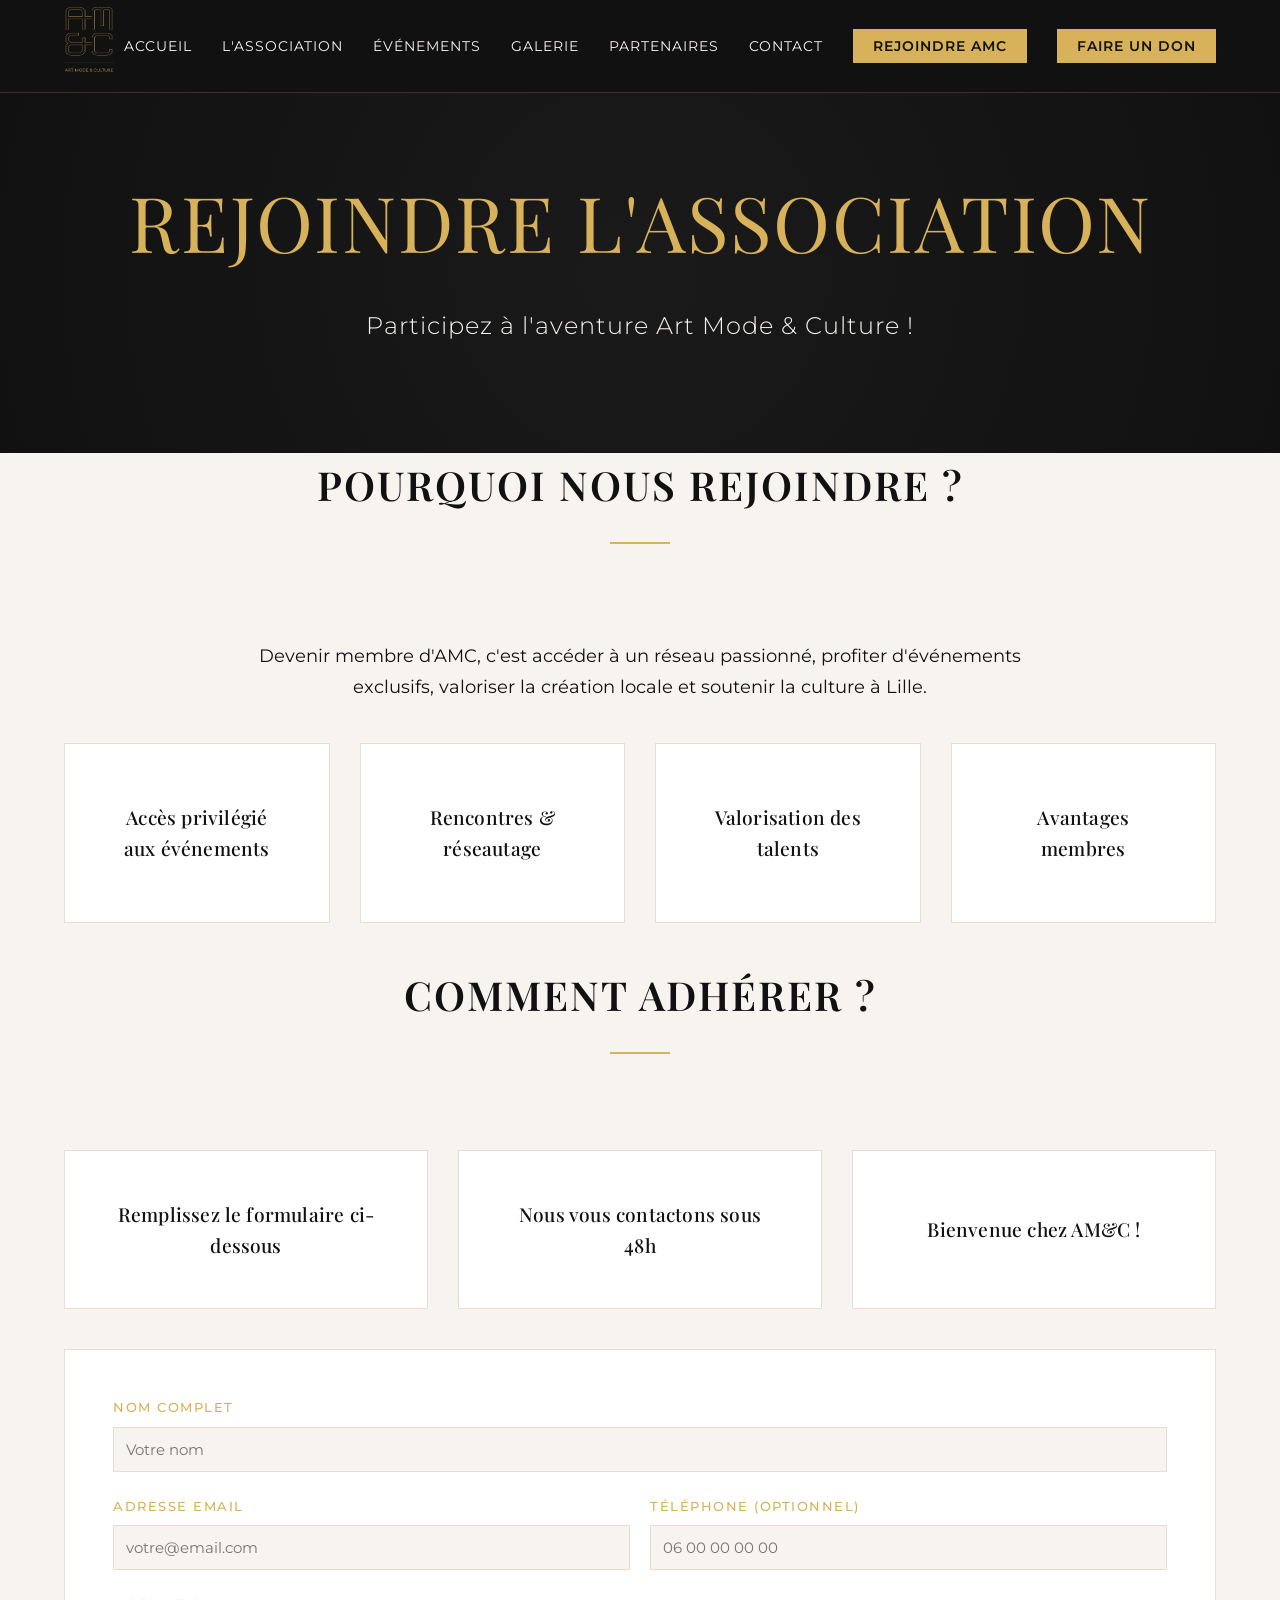
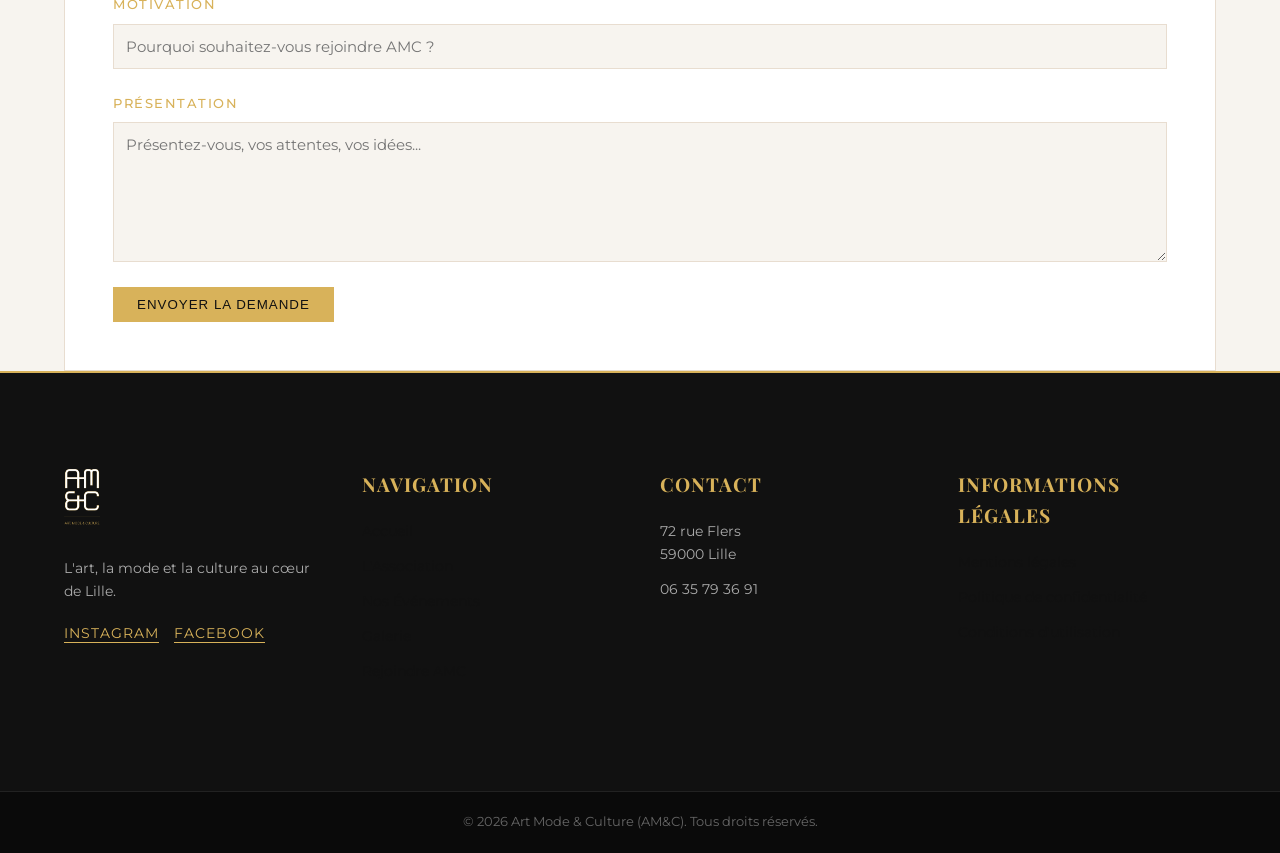
<file: rejoindre.html>
<!DOCTYPE html>
<html lang="fr">
<head>
	<meta charset="UTF-8">
	<meta name="viewport" content="width=device-width, initial-scale=1.0">
	<title>Rejoindre l'association | Art Mode & Culture (AM&C) Lille</title>
	<meta name="description" content="Rejoignez l'association Art Mode & Culture à Lille. Devenez membre, participez à nos événements et vivez l'expérience AMC !">
	<link rel="preconnect" href="https://fonts.googleapis.com">
	<link rel="preconnect" href="https://fonts.gstatic.com" crossorigin>
	<link href="https://fonts.googleapis.com/css2?family=Montserrat:wght@300;400;500&family=Playfair+Display:wght@400;600&display=swap" rel="stylesheet">
	<link rel="stylesheet" href="assets/css/style.css">
</head>
<body>
	<header class="main-header">
		<nav class="navbar">
			<div class="logo">
				<a href="index.html">
					<img src="assets/images/logos/Logo 1 Contouré.png" alt="Logo AM&C">
				</a>
			</div>
			<div class="menu-burger" id="mobile-menu">
				<span class="bar"></span>
				<span class="bar"></span>
				<span class="bar"></span>
			</div>
			<ul class="nav-links">
				<li><a href="index.html">Accueil</a></li>
				<li><a href="association.html">L'Association</a></li>
				<li><a href="evenements.html">Événements</a></li>
				<li><a href="galerie.html">Galerie</a></li>
				<li><a href="partenaires.html">Partenaires</a></li>
				<li><a href="contact.html">Contact</a></li>
				<li><a href="rejoindre.html" class="btn-nav">Rejoindre AMC</a></li>
				<li><a href="don.html" class="btn-nav">Faire un don</a></li>
			</ul>
		</nav>
	</header>

	<main>
		<section class="hero-minimalist" style="min-height: 40vh;">
			<div class="hero-content">
				<h1 class="hero-title">Rejoindre l'association</h1>
				<p class="hero-subtitle">Participez à l'aventure Art Mode & Culture !</p>
			</div>
		</section>

		<section class="section-padding bg-blanc-casse">
			<div class="container text-center">
				<h2 class="section-title">Pourquoi nous rejoindre ?</h2>
				<p class="presentation-text" style="margin-bottom: 40px;">
					Devenir membre d'AMC, c'est accéder à un réseau passionné, profiter d'événements exclusifs, valoriser la création locale et soutenir la culture à Lille.
				</p>
				<div class="univers-grid" style="margin-bottom: 40px;">
					<div class="univers-card">
						<h3>Accès privilégié aux événements</h3>
					</div>
					<div class="univers-card">
						<h3>Rencontres & réseautage</h3>
					</div>
					<div class="univers-card">
						<h3>Valorisation des talents</h3>
					</div>
					<div class="univers-card">
						<h3>Avantages membres</h3>
					</div>
				</div>
			</div>
		</section>

		<section class="section-padding bg-white">
			<div class="container">
				<h2 class="section-title">Comment adhérer ?</h2>
				<div class="univers-grid" style="margin-bottom: 40px;">
					<div class="univers-card" style="min-height: 120px;">
						<h3>Remplissez le formulaire ci-dessous</h3>
					</div>
					<div class="univers-card" style="min-height: 120px;">
						<h3>Nous vous contactons sous 48h</h3>
					</div>
					<div class="univers-card" style="min-height: 120px;">
						<h3>Bienvenue chez AM&C !</h3>
					</div>
				</div>

				<form action="#" method="POST" class="premium-form">
					<div class="form-group">
						<label for="name">Nom complet</label>
						<input type="text" id="name" name="name" placeholder="Votre nom" required>
					</div>
					<div class="form-row">
						<div class="form-group">
							<label for="email">Adresse Email</label>
							<input type="email" id="email" name="email" placeholder="votre@email.com" required>
						</div>
						<div class="form-group">
							<label for="phone">Téléphone (Optionnel)</label>
							<input type="tel" id="phone" name="phone" placeholder="06 00 00 00 00">
						</div>
					</div>
					<div class="form-group">
						<label for="subject">Motivation</label>
						<input type="text" id="subject" name="subject" placeholder="Pourquoi souhaitez-vous rejoindre AMC ?" required>
					</div>
					<div class="form-group">
						<label for="message">Présentation</label>
						<textarea id="message" name="message" rows="6" placeholder="Présentez-vous, vos attentes, vos idées..." required></textarea>
					</div>
					<button type="submit" class="btn-primary">Envoyer la demande</button>
				</form>
			</div>
		</section>
	</main>

	<footer class="main-footer">
    <div class="container">
        <div class="footer-grid">
            
            <div class="footer-col">
                <img src="assets\images\logos\Logo 2 Blanc contour.png" alt="Logo AMC Blanc" class="footer-logo">
                <p class="footer-desc">L'art, la mode et la culture au cœur de Lille.</p>
                <div class="social-links">
                    <a href="https://www.instagram.com/artmodeetculture/">Instagram</a>
                    <a href="https://www.facebook.com/artmodeetculture">Facebook</a>
                </div>
            </div>

            <div class="footer-col">
                <h4>Navigation</h4>
                <ul class="footer-links">
                    <li><a href="index.html">Accueil</a></li>
                    <li><a href="association.html">L'Association</a></li>
                    <li><a href="evenements.html">Nos Événements</a></li>
                    <li><a href="galerie.html">Galerie</a></li>
                    <li><a href="rejoindre.html">Rejoindre AMC</a></li>
                </ul>
            </div>

            <div class="footer-col">
                <h4>Contact</h4>
                <ul class="footer-contact">
                    <li>72 rue Flers<br>59000 Lille</li>
                    <li>06 35 79 36 91</li>
                </ul>
            </div>

            <div class="footer-col">
                <h4>Informations Légales</h4>
                <ul class="footer-links">
                    <li><a href="mentions-legales.html">Mentions légales</a></li>
                    <li><a href="confidentialite.html">Politique de confidentialité</a></li>
                    <li><a href="cgu.html">Conditions d'utilisation</a></li>
                </ul>
            </div>

        </div>
    </div>

    <div class="footer-bottom">
        <div class="container text-center">
            <p>&copy; 2026 Art Mode & Culture (AM&C). Tous droits réservés.</p>
        </div>
    </div>
</footer>

	<script src="assets/js/main.js"></script>
</body>
</html>
</file>
<file: styles.css>
/* ═══════════════════════════════════════════════════════
   ART MODE & CULTURE — STYLES.CSS
   Version 2.0 — Liquid Glass + Logo 3D + Modern Buttons
═══════════════════════════════════════════════════════ */

/* ── VARIABLES ── */
:root {
  --gold: #C8A96B;
  --gold-light: #D8B25A;
  --gold-pale: #e8cfa0;
  --gold-deep: #a8833a;
  --black: #111111;
  --black-soft: #1a1a1a;
  --off-white: #F7F4EF;
  --beige: #E8DDD0;
  --grey: #F3F3F3;
  --text-muted: #888;

  /* Liquid Glass vars */
  --glass-bg: rgba(255, 255, 255, 0.04);
  --glass-border: rgba(200, 169, 107, 0.2);
  --glass-blur: blur(24px);
  --glass-shine: rgba(255, 255, 255, 0.06);
  --glass-refraction: rgba(200, 169, 107, 0.05);

  /* 3D Logo */
  --logo-depth: 8px;
  --logo-shine: rgba(255, 255, 255, 0.15);
  --logo-shadow: rgba(0, 0, 0, 0.6);
}

/* ── RESET ── */
*, *::before, *::after { box-sizing: border-box; margin: 0; padding: 0; }
html { scroll-behavior: smooth; font-size: 16px; }

body {
  font-family: 'Montserrat', sans-serif;
  background: var(--black);
  color: var(--off-white);
  overflow-x: hidden;
  line-height: 1.6;
}

/* ── PAGES ── */
.page { display: none; }
.page.active { display: block; }

/* ════════════════════════════════════
   LIQUID GLASS BACKGROUND SYSTEM
════════════════════════════════════ */
.liquid-bg {
  position: fixed;
  inset: 0;
  z-index: 0;
  pointer-events: none;
  overflow: hidden;
}
.liquid-orb {
  position: absolute;
  border-radius: 50%;
  filter: blur(80px);
  opacity: 0.12;
  animation: orbFloat 20s ease-in-out infinite;
}
.liquid-orb:nth-child(1) {
  width: 600px; height: 600px;
  background: radial-gradient(circle, rgba(200,169,107,0.6) 0%, transparent 70%);
  top: -200px; left: -100px;
  animation-delay: 0s;
}
.liquid-orb:nth-child(2) {
  width: 400px; height: 400px;
  background: radial-gradient(circle, rgba(200,169,107,0.4) 0%, transparent 70%);
  top: 40%; right: -150px;
  animation-delay: -7s;
}
.liquid-orb:nth-child(3) {
  width: 300px; height: 300px;
  background: radial-gradient(circle, rgba(168,131,58,0.5) 0%, transparent 70%);
  bottom: 10%; left: 30%;
  animation-delay: -14s;
}
@keyframes orbFloat {
  0%, 100% { transform: translate(0, 0) scale(1); }
  33%       { transform: translate(40px, -30px) scale(1.05); }
  66%       { transform: translate(-20px, 20px) scale(0.95); }
}

/* Glass panel mixin — appliqué sur chiffres + temoignages + cards */
.glass-panel {
  background: rgba(255, 255, 255, 0.03);
  backdrop-filter: blur(20px) saturate(1.2);
  -webkit-backdrop-filter: blur(20px) saturate(1.2);
  border: 1px solid rgba(200, 169, 107, 0.15);
  position: relative;
  overflow: hidden;
}
.glass-panel::before {
  content: '';
  position: absolute;
  inset: 0;
  background: linear-gradient(
    135deg,
    rgba(255,255,255,0.06) 0%,
    transparent 50%,
    rgba(200,169,107,0.04) 100%
  );
  pointer-events: none;
}

/* ════════════════════════════════════
   NAVIGATION
════════════════════════════════════ */
nav {
  position: fixed; top: 0; left: 0; width: 100%; z-index: 1000;
  padding: 18px 48px;
  display: flex; align-items: center; justify-content: space-between;
  transition: background .4s, padding .4s;
  background: transparent;
}
nav.scrolled {
  background: rgba(17, 17, 17, 0.85);
  backdrop-filter: blur(20px) saturate(1.3);
  -webkit-backdrop-filter: blur(20px) saturate(1.3);
  padding: 12px 48px;
  border-bottom: 1px solid rgba(200,169,107,0.12);
  box-shadow: 0 4px 32px rgba(0,0,0,0.3);
}
.nav-logo { cursor: pointer; }
.nav-logo img { height: 52px; transition: transform .3s; }
.nav-logo img:hover { transform: scale(1.04); }
.nav-links {
  display: flex; gap: 36px; list-style: none;
}
.nav-links a {
  color: var(--off-white); text-decoration: none;
  font-family: 'Montserrat', sans-serif;
  font-size: 0.72rem; font-weight: 500;
  letter-spacing: 0.18em; text-transform: uppercase;
  transition: color .3s;
  cursor: pointer;
  position: relative;
}
.nav-links a::after {
  content: '';
  position: absolute; bottom: -3px; left: 0; right: 0;
  height: 1px; background: var(--gold);
  transform: scaleX(0); transition: transform .3s;
}
.nav-links a:hover::after,
.nav-links a.active::after { transform: scaleX(1); }
.nav-links a:hover, .nav-links a.active { color: var(--gold); }

/* NAV CTA — bouton moderne */
.nav-cta {
  background: transparent;
  border: 1px solid var(--gold);
  color: var(--gold);
  padding: 9px 22px;
  font-size: 0.68rem; font-weight: 600; letter-spacing: 0.15em;
  text-transform: uppercase; cursor: pointer;
  font-family: 'Montserrat', sans-serif;
  position: relative; overflow: hidden;
  transition: color .3s;
}
.nav-cta::before {
  content: '';
  position: absolute; inset: 0;
  background: var(--gold);
  transform: translateX(-101%);
  transition: transform .3s cubic-bezier(.4,0,.2,1);
}
.nav-cta:hover { color: var(--black); }
.nav-cta:hover::before { transform: translateX(0); }
.nav-cta span { position: relative; z-index: 1; }

/* Hamburger */
.hamburger { display: none; flex-direction: column; gap: 5px; cursor: pointer; }
.hamburger span { display: block; width: 24px; height: 1.5px; background: var(--off-white); transition: all .3s; }
.mobile-menu {
  display: none; position: fixed; top: 0; left: 0; width: 100%; height: 100vh;
  background: rgba(17,17,17,0.97);
  backdrop-filter: blur(24px);
  z-index: 999; flex-direction: column;
  align-items: center; justify-content: center; gap: 32px;
}
.mobile-menu.open { display: flex; }
.mobile-menu a {
  color: var(--off-white); text-decoration: none; font-size: 1.4rem;
  font-family: 'Cormorant Garamond', serif; font-weight: 400; letter-spacing: 0.08em;
  cursor: pointer; transition: color .3s;
}
.mobile-menu a:hover { color: var(--gold); }
.mobile-close {
  position: absolute; top: 24px; right: 32px;
  font-size: 2rem; color: var(--gold); cursor: pointer; background: none; border: none;
}

/* ════════════════════════════════════
   HERO — LOGO 3D + LIQUID GLASS
════════════════════════════════════ */
.hero {
  min-height: 100vh; position: relative;
  display: flex; align-items: center; justify-content: center; text-align: center;
  overflow: hidden;
  background: var(--black);
}
.hero-bg {
  position: absolute; inset: 0;
  background:
    radial-gradient(ellipse 80% 60% at 50% 30%, rgba(200,169,107,0.07) 0%, transparent 70%),
    radial-gradient(ellipse 40% 40% at 20% 80%, rgba(200,169,107,0.03) 0%, transparent 60%);
}
.hero-grain {
  position: absolute; inset: 0; opacity: 0.035;
  background-image: url("data:image/svg+xml,%3Csvg viewBox='0 0 200 200' xmlns='http://www.w3.org/2000/svg'%3E%3Cfilter id='n'%3E%3CfeTurbulence type='fractalNoise' baseFrequency='0.9' numOctaves='4' stitchTiles='stitch'/%3E%3C/filter%3E%3Crect width='100%25' height='100%25' filter='url(%23n)'/%3E%3C/svg%3E");
}

/* Liquid glass subtle lines */
.hero-glass-line {
  position: absolute;
  background: linear-gradient(90deg, transparent, rgba(200,169,107,0.15), transparent);
  height: 1px;
  pointer-events: none;
}
.hero-glass-line:nth-child(1) { width: 40%; top: 25%; left: 5%; }
.hero-glass-line:nth-child(2) { width: 25%; bottom: 30%; right: 10%; }

.hero-line-left, .hero-line-right {
  position: absolute; top: 50%; width: 120px; height: 1px; background: var(--glass-border);
}
.hero-line-left { left: 60px; }
.hero-line-right { right: 60px; }

.hero-content { position: relative; z-index: 2; max-width: 800px; padding: 0 24px; }

/* ── LOGO 3D EFFECT ── */
.hero-logo {
  margin: 0 auto 40px;
  width: 160px;
  opacity: 0;
  animation: fadeUp .9s .2s forwards;
  position: relative;
  display: inline-block;
}
.hero-logo-3d-wrapper {
  display: inline-block;
  position: relative;
  cursor: pointer;
}
.hero-logo-3d-wrapper::before {
  content: '';
  position: absolute;
  inset: -24px;
  border-radius: 50%;
  background: radial-gradient(circle, rgba(200,169,107,0.18) 0%, transparent 65%);
  opacity: 0;
  transition: opacity .5s ease;
  pointer-events: none;
  z-index: 0;
}
.hero-logo-3d-wrapper:hover::before { opacity: 1; }
.hero-logo-3d-wrapper img {
  width: 100%;
  display: block;
  position: relative;
  z-index: 2;
  will-change: transform;
  filter:
    drop-shadow(0 0 18px rgba(200,169,107,0.2))
    drop-shadow(0 6px 16px rgba(0,0,0,0.55));
  transition: filter .35s ease;
}
.hero-logo-3d-wrapper:hover img {
  filter:
    drop-shadow(0 0 36px rgba(200,169,107,0.6))
    drop-shadow(0 12px 28px rgba(0,0,0,0.7));
}
.hero-logo-3d-wrapper::after { display: none !important; }
.hero-logo-mirror { display: none !important; }

.hero-label {
  color: var(--gold); font-size: 0.68rem; font-weight: 600; letter-spacing: 0.3em;
  text-transform: uppercase; margin-bottom: 24px;
  opacity: 0; animation: fadeUp .7s .4s forwards;
}
.hero-title {
  font-family: 'Cormorant Garamond', serif; font-weight: 300;
  font-size: clamp(3rem, 7vw, 6rem); line-height: 1.1;
  color: var(--off-white); margin-bottom: 16px;
  opacity: 0; animation: fadeUp .7s .55s forwards;
}
.hero-title em { font-style: italic; color: var(--gold); }
.hero-subtitle {
  font-size: 0.9rem; font-weight: 300; color: var(--beige);
  letter-spacing: 0.08em; margin-bottom: 44px;
  opacity: 0; animation: fadeUp .7s .7s forwards;
}
.hero-btns {
  display: flex; gap: 16px; justify-content: center; flex-wrap: wrap;
  opacity: 0; animation: fadeUp .7s .85s forwards;
}
.hero-scroll {
  position: absolute; bottom: 36px; left: 50%; transform: translateX(-50%);
  display: flex; flex-direction: column; align-items: center; gap: 8px;
  opacity: 0; animation: fadeIn 1s 1.4s forwards;
}
.hero-scroll span { font-size: 0.62rem; letter-spacing: 0.2em; color: var(--gold); }
.scroll-line {
  width: 1px; height: 40px;
  background: linear-gradient(to bottom, var(--gold), transparent);
  animation: scrollPulse 2s infinite;
}

/* ════════════════════════════════════
   BUTTONS — STYLE MODERNE
════════════════════════════════════ */
.btn-primary {
  background: var(--gold);
  color: var(--black);
  padding: 14px 36px;
  font-size: 0.72rem; font-weight: 600;
  letter-spacing: 0.15em; text-transform: uppercase; cursor: pointer;
  border: none;
  font-family: 'Montserrat', sans-serif;
  position: relative; overflow: hidden;
  transition: color .3s, box-shadow .3s;
  box-shadow: 0 0 0 0 rgba(200,169,107,0);
}
.btn-primary::before {
  content: '';
  position: absolute; inset: 0;
  background: linear-gradient(135deg, rgba(255,255,255,0.15) 0%, transparent 50%);
  pointer-events: none;
}
.btn-primary::after {
  content: '';
  position: absolute;
  top: 50%; left: 50%;
  width: 0; height: 0;
  background: rgba(255,255,255,0.2);
  border-radius: 50%;
  transform: translate(-50%, -50%);
  transition: width .5s, height .5s, opacity .5s;
  opacity: 0;
}
.btn-primary:hover {
  background: var(--gold-pale);
  box-shadow: 0 4px 24px rgba(200,169,107,0.35), 0 0 0 1px rgba(200,169,107,0.3);
}
.btn-primary:active::after {
  width: 300px; height: 300px; opacity: 0;
}

.btn-outline {
  background: transparent;
  border: 1px solid rgba(200,169,107,0.45);
  color: var(--off-white);
  padding: 14px 36px;
  font-size: 0.72rem; font-weight: 500; letter-spacing: 0.15em; text-transform: uppercase;
  cursor: pointer;
  font-family: 'Montserrat', sans-serif;
  position: relative; overflow: hidden;
  transition: border-color .3s, color .3s, background .3s;
  backdrop-filter: blur(8px);
}
.btn-outline::before {
  content: '';
  position: absolute; inset: 0;
  background: rgba(200,169,107,0.08);
  opacity: 0; transition: opacity .3s;
}
.btn-outline:hover {
  border-color: var(--gold);
  color: var(--gold);
}
.btn-outline:hover::before { opacity: 1; }

/* ════════════════════════════════════
   SECTIONS COMMUNES
════════════════════════════════════ */
section { padding: 100px 0; }
.container { max-width: 1200px; margin: 0 auto; padding: 0 48px; }

.section-label {
  color: var(--gold); font-size: 0.65rem; font-weight: 600;
  letter-spacing: 0.3em; text-transform: uppercase; margin-bottom: 16px;
  display: flex; align-items: center; gap: 16px;
}
.section-label::before { content: ''; display: block; width: 32px; height: 1px; background: var(--gold); }
.section-title {
  font-family: 'Cormorant Garamond', serif; font-weight: 300;
  font-size: clamp(2rem, 4vw, 3.2rem); line-height: 1.2;
  margin-bottom: 20px;
}
.section-title em { font-style: italic; color: var(--gold); }
.divider { width: 60px; height: 1px; background: var(--gold); margin: 24px 0; }

/* ── INTRO ── */
.intro-section { background: var(--black-soft); }
.intro-grid { display: grid; grid-template-columns: 1fr 1fr; gap: 80px; align-items: center; }
.intro-text p { font-size: 1rem; font-weight: 300; color: var(--beige); line-height: 1.9; margin-bottom: 20px; }
.intro-visual {
  position: relative; aspect-ratio: 3/4; max-height: 420px;
  background: linear-gradient(135deg, var(--black) 0%, #1f1a12 100%);
  display: flex; align-items: center; justify-content: center;
  border: 1px solid var(--glass-border);
}
.intro-visual::before {
  content: ''; position: absolute; inset: 12px;
  border: 1px solid rgba(200,169,107,0.08);
}
.intro-visual img { width: 55%; opacity: 0.9; }

/* ── UNIVERS ── */
.univers-grid { display: grid; grid-template-columns: repeat(5, 1fr); gap: 2px; margin-top: 56px; }
.univers-card {
  aspect-ratio: 1/1.4;
  background: var(--black-soft);
  border: 1px solid rgba(200,169,107,0.08);
  padding: 32px 20px;
  display: flex; flex-direction: column; justify-content: flex-end;
  position: relative; overflow: hidden; cursor: default;
  transition: all .4s;
}
.univers-card::before {
  content: ''; position: absolute; inset: 0;
  background: linear-gradient(to top, rgba(200,169,107,0.15) 0%, transparent 60%);
  opacity: 0; transition: opacity .4s;
}
.univers-card:hover::before { opacity: 1; }
.univers-card:hover { border-color: rgba(200,169,107,0.3); transform: translateY(-4px); }
.univers-icon {
  width: 36px; height: 36px;
  margin-bottom: auto; padding-top: 20px;
  display: flex; align-items: center; justify-content: center;
}
.univers-icon svg { width: 24px; height: 24px; stroke: var(--gold); fill: none; stroke-width: 1.5; }
.univers-name {
  font-family: 'Cormorant Garamond', serif; font-size: 1.15rem; font-weight: 400;
  line-height: 1.3; color: var(--off-white); position: relative; z-index: 1;
}
.univers-line { width: 24px; height: 1px; background: var(--gold); margin: 10px 0 0; position: relative; z-index: 1; }

/* ── CHIFFRES — Glass ── */
.chiffres-section { background: var(--black); position: relative; }
.chiffres-section::before {
  content: ''; position: absolute; inset: 0;
  background: radial-gradient(ellipse 60% 80% at 50% 50%, rgba(200,169,107,0.04) 0%, transparent 70%);
}
.chiffres-grid { display: grid; grid-template-columns: repeat(4,1fr); gap: 2px; margin-top: 56px; }
.chiffre-item {
  padding: 48px 32px; text-align: center;
  background: rgba(255,255,255,0.025);
  border: 1px solid rgba(200,169,107,0.12);
  backdrop-filter: blur(16px);
  -webkit-backdrop-filter: blur(16px);
  position: relative; overflow: hidden;
  transition: all .3s;
}
.chiffre-item::before {
  content: '';
  position: absolute;
  top: 0; left: 0; right: 0;
  height: 1px;
  background: linear-gradient(90deg, transparent, rgba(200,169,107,0.3), transparent);
}
.chiffre-item:hover {
  background: rgba(200,169,107,0.05);
  border-color: rgba(200,169,107,0.25);
}
.chiffre-num {
  font-family: 'Cormorant Garamond', serif; font-size: clamp(2.5rem, 5vw, 4rem);
  font-weight: 300; color: var(--gold); line-height: 1;
  margin-bottom: 12px; display: block;
}
.chiffre-label { font-size: 0.72rem; letter-spacing: 0.15em; text-transform: uppercase; color: var(--text-muted); }

/* ── EVENTS ── */
.events-grid { display: grid; grid-template-columns: repeat(3,1fr); gap: 24px; margin-top: 56px; }
.event-card {
  background: var(--black-soft);
  border: 1px solid rgba(200,169,107,0.1);
  overflow: hidden; transition: all .4s; position: relative;
}
.event-card:hover {
  border-color: rgba(200,169,107,0.4);
  transform: translateY(-6px);
  box-shadow: 0 20px 60px rgba(0,0,0,0.4), 0 0 0 1px rgba(200,169,107,0.15);
}
.event-img {
  aspect-ratio: 16/10;
  background: linear-gradient(135deg, #1a1510 0%, #0f0f0f 100%);
  display: flex; align-items: center; justify-content: center;
  position: relative; overflow: hidden;
}
.event-img img {
  position: absolute; inset: 0;
  width: 100%; height: 100%;
  object-fit: cover;
  transition: transform .5s ease;
  z-index: 0;
}
.event-card:hover .event-img img { transform: scale(1.06); }
.event-img-overlay {
  position: absolute; inset: 0; z-index: 1;
  background: linear-gradient(to top, rgba(0,0,0,0.55) 0%, rgba(0,0,0,0.1) 50%, transparent 100%);
}
.event-img-text {
  font-family: 'Cormorant Garamond', serif; font-size: 2.5rem; font-weight: 300;
  color: rgba(200,169,107,0.18); position: relative; z-index: 1;
}
.event-tag {
  position: absolute; top: 16px; left: 16px; z-index: 2;
  background: var(--gold); color: var(--black);
  font-size: 0.6rem; font-weight: 700; letter-spacing: 0.15em;
  text-transform: uppercase; padding: 4px 10px;
}
.event-body { padding: 24px; }
.event-meta { font-size: 0.68rem; color: var(--gold); letter-spacing: 0.1em; margin-bottom: 10px; }
.event-title { font-family: 'Cormorant Garamond', serif; font-size: 1.3rem; font-weight: 400; margin-bottom: 10px; line-height: 1.3; }
.event-desc { font-size: 0.8rem; color: var(--text-muted); line-height: 1.7; margin-bottom: 20px; }
.event-btn {
  font-size: 0.65rem; font-weight: 600; letter-spacing: 0.15em;
  text-transform: uppercase; color: var(--gold); background: none; border: none;
  cursor: pointer; font-family: 'Montserrat', sans-serif; padding: 0;
  display: flex; align-items: center; gap: 8px; transition: gap .3s;
}
.event-btn:hover { gap: 14px; }

/* ── GALERIE MOSAÏQUE ── */
.galerie-grid {
  display: grid;
  grid-template-columns: repeat(4, 1fr);
  grid-auto-rows: 160px;
  gap: 3px;
  margin-top: 56px;
}
.galerie-item {
  background: linear-gradient(135deg, #1a1510, #111);
  overflow: hidden; position: relative; cursor: pointer;
  transition: all .4s;
}
.galerie-item img {
  width: 100%; height: 100%;
  object-fit: cover; display: block;
  transition: transform .45s ease;
}
.galerie-item:hover img { transform: scale(1.07); }
.galerie-item:hover { filter: brightness(1.12); }
.galerie-item:hover .galerie-overlay { opacity: 1; }
.galerie-item.tall { grid-row: span 2; }
.galerie-item.wide { grid-column: span 2; }
.galerie-placeholder {
  width: 100%; height: 100%;
  display: flex; align-items: center; justify-content: center;
  font-family: 'Cormorant Garamond', serif;
  font-size: 1.1rem; color: rgba(200,169,107,0.18);
  background: linear-gradient(135deg, #161410 0%, #0f0e0d 100%);
}
.galerie-overlay {
  position: absolute; inset: 0; opacity: 0; transition: opacity .3s;
  background: rgba(0,0,0,0.25);
  display: flex; align-items: center; justify-content: center;
}

/* ── GALERIE — FULL GRID (page galerie) ── */
.galerie-full-grid {
  display: grid;
  grid-template-columns: repeat(4, 1fr);
  gap: 0;
  margin: 0;
  padding: 0;
  line-height: 0; /* tue les micro-espaces inline */
}
.galerie-full-item {
  background: #0f0f0f;
  overflow: hidden;
  position: relative;
  cursor: pointer;
  aspect-ratio: 1 / 1;
  line-height: 0;
  display: block;
  margin: 0;
  padding: 0;
}
.galerie-full-item img {
  width: 100%;
  height: 100%;
  object-fit: cover;
  display: block;
  margin: 0;
  padding: 0;
  line-height: 0;
  vertical-align: bottom; /* supprime le micro-espace sous les images */
  transition: transform .45s ease;
}
.galerie-full-item:hover img { transform: scale(1.06); }

/* Lightbox image */
.lightbox-img {
  max-width: 90vw;
  max-height: 88vh;
  width: auto;
  height: auto;
  object-fit: contain;
  display: block;
  margin: 0 auto;
  box-shadow: 0 30px 80px rgba(0,0,0,0.8);
  border-radius: 3px;
}

#lightbox {
  display: none;
  align-items: center;
  justify-content: center;
  position: fixed;
  inset: 0;
  z-index: 9999;
  background: rgba(0,0,0,0.94);
  cursor: zoom-out;
}
#lightbox button { color: var(--gold); }

/* ── TÉMOIGNAGES — Liquid glass ── */
.temoignages-section { background: var(--black-soft); }
.temoignages-grid { display: grid; grid-template-columns: repeat(3,1fr); gap: 24px; margin-top: 56px; }
.temoignage-card {
  padding: 36px 32px;
  border: 1px solid rgba(200,169,107,0.12);
  background: rgba(255,255,255,0.02);
  backdrop-filter: blur(16px);
  -webkit-backdrop-filter: blur(16px);
  position: relative;
  transition: border-color .3s;
}
.temoignage-card:hover { border-color: rgba(200,169,107,0.25); }
.temoignage-card::before {
  content: '\201C'; position: absolute; top: 20px; left: 28px;
  font-family: 'Cormorant Garamond', serif; font-size: 5rem;
  color: var(--gold); opacity: 0.25; line-height: 1;
}
/* top shimmer line */
.temoignage-card::after {
  content: '';
  position: absolute; top: 0; left: 0; right: 0; height: 1px;
  background: linear-gradient(90deg, transparent, rgba(200,169,107,0.25), transparent);
}
.temoignage-text { font-size: 0.88rem; font-style: italic; color: var(--beige); line-height: 1.8; margin-bottom: 24px; padding-top: 24px; }
.temoignage-author { font-size: 0.7rem; font-weight: 600; letter-spacing: 0.12em; color: var(--gold); text-transform: uppercase; }
.temoignage-role { font-size: 0.68rem; color: var(--text-muted); margin-top: 4px; }

/* ── CTA BANNER ── */
.cta-banner {
  background: linear-gradient(135deg, #1a1510 0%, var(--black) 100%);
  border-top: 1px solid var(--glass-border); border-bottom: 1px solid var(--glass-border);
  padding: 80px 0; text-align: center; position: relative; overflow: hidden;
}
.cta-banner::before {
  content: ''; position: absolute; inset: 0;
  background: radial-gradient(ellipse 60% 100% at 50% 50%, rgba(200,169,107,0.06) 0%, transparent 70%);
}
.cta-banner .section-title { margin-bottom: 12px; }
.cta-banner p { color: var(--text-muted); font-size: 0.9rem; margin-bottom: 36px; }

/* ── FOOTER ── */
footer {
  background: #0a0a0a; border-top: 1px solid var(--glass-border);
  padding: 64px 0 32px;
}
.footer-grid { display: grid; grid-template-columns: 2fr 1fr 1fr 1fr; gap: 48px; margin-bottom: 48px; }
.footer-brand img { height: 64px; margin-bottom: 20px; }
.footer-brand p { font-size: 0.8rem; color: var(--text-muted); line-height: 1.7; max-width: 260px; }
.footer-col h4 {
  font-size: 0.65rem; font-weight: 600; letter-spacing: 0.2em;
  text-transform: uppercase; color: var(--gold); margin-bottom: 20px;
}
.footer-col a, .footer-col p {
  display: block; font-size: 0.82rem; color: var(--text-muted);
  text-decoration: none; margin-bottom: 10px; transition: color .3s; cursor: pointer;
}
.footer-col a:hover { color: var(--off-white); }
.footer-socials { display: flex; gap: 16px; margin-top: 24px; }
.social-icon {
  width: 38px; height: 38px; border: 1px solid var(--glass-border);
  display: flex; align-items: center; justify-content: center;
  cursor: pointer; transition: all .3s; text-decoration: none;
  font-size: 0.85rem;
}
.social-icon:hover { border-color: var(--gold); background: rgba(200,169,107,0.08); }
.footer-bottom {
  border-top: 1px solid var(--glass-border); padding-top: 24px;
  display: flex; justify-content: space-between; align-items: center;
}
.footer-bottom p { font-size: 0.72rem; color: var(--text-muted); }
.footer-bottom a { color: var(--text-muted); text-decoration: none; font-size: 0.72rem; }
.footer-bottom a:hover { color: var(--gold); }

/* ════════════════════════════════════
   PAGE ASSOCIATION
════════════════════════════════════ */
.asso-hero {
  padding: 160px 0 80px; background: var(--black-soft);
  text-align: center; border-bottom: 1px solid var(--glass-border);
}
.valeurs-grid { display: grid; grid-template-columns: repeat(5, 1fr); gap: 2px; margin-top: 48px; }
.valeur-card {
  padding: 32px 20px;
  background: rgba(255,255,255,0.02);
  border: 1px solid rgba(200,169,107,0.1);
  text-align: center; transition: all .3s;
}
.valeur-card:hover { border-color: var(--gold); background: rgba(200,169,107,0.04); }
.valeur-icon {
  width: 40px; height: 40px; margin: 0 auto 16px;
  display: flex; align-items: center; justify-content: center;
}
.valeur-icon svg { width: 24px; height: 24px; stroke: var(--gold); fill: none; stroke-width: 1.5; }
.valeur-name { font-family: 'Cormorant Garamond', serif; font-size: 1.1rem; font-weight: 400; color: var(--gold); }
.timeline { margin-top: 48px; }
.timeline-item { display: grid; grid-template-columns: 80px 1fr; gap: 32px; margin-bottom: 36px; align-items: start; }
.timeline-year { font-family: 'Cormorant Garamond', serif; font-size: 1.5rem; color: var(--gold); font-weight: 300; text-align: right; padding-top: 2px; }
.timeline-content { border-left: 1px solid var(--glass-border); padding-left: 32px; position: relative; }
.timeline-content::before { content: ''; position: absolute; left: -4px; top: 8px; width: 7px; height: 7px; border-radius: 50%; background: var(--gold); }
.timeline-content h4 { font-size: 0.95rem; font-weight: 500; margin-bottom: 6px; }
.timeline-content p { font-size: 0.82rem; color: var(--text-muted); line-height: 1.6; }

/* ════════════════════════════════════
   PAGE ÉVÉNEMENTS
════════════════════════════════════ */
.events-page-hero { padding: 160px 0 60px; text-align: center; }
.filter-bar {
  display: flex; gap: 0; margin: 0 0 56px;
  border-bottom: 1px solid var(--glass-border); padding-bottom: 0;
}
.filter-btn {
  padding: 12px 24px; background: none; border: none; border-bottom: 2px solid transparent;
  color: var(--text-muted); font-size: 0.72rem; font-weight: 500; letter-spacing: 0.12em;
  text-transform: uppercase; cursor: pointer; font-family: 'Montserrat', sans-serif;
  transition: all .3s; margin-bottom: -1px;
}
.filter-btn.active, .filter-btn:hover { color: var(--gold); border-bottom-color: var(--gold); }
.events-full-grid { display: grid; grid-template-columns: repeat(3,1fr); gap: 24px; }

/* ════════════════════════════════════
   PAGE REJOINDRE
════════════════════════════════════ */
.rejoindre-hero { padding: 160px 0 60px; text-align: center; }
.profils-grid { display: grid; grid-template-columns: repeat(3,1fr); gap: 20px; margin: 48px 0; }
.profil-card {
  padding: 36px 28px;
  background: rgba(255,255,255,0.02);
  border: 1px solid rgba(200,169,107,0.1);
  transition: all .3s; position: relative; overflow: hidden;
}
.profil-card::after {
  content: ''; position: absolute; bottom: 0; left: 0; right: 0; height: 2px;
  background: var(--gold); transform: scaleX(0); transition: transform .4s;
}
.profil-card:hover { border-color: rgba(200,169,107,0.3); }
.profil-card:hover::after { transform: scaleX(1); }
.profil-icon {
  width: 40px; height: 40px; margin-bottom: 16px;
  display: flex; align-items: center;
}
.profil-icon svg { width: 24px; height: 24px; stroke: var(--gold); fill: none; stroke-width: 1.5; }
.profil-title { font-family: 'Cormorant Garamond', serif; font-size: 1.3rem; margin-bottom: 10px; color: var(--off-white); }
.profil-desc { font-size: 0.8rem; color: var(--text-muted); line-height: 1.7; }
.cotisations-grid { display: grid; grid-template-columns: 1fr 1fr; gap: 24px; margin: 48px 0; }
.cotisation-card {
  padding: 44px 36px; border: 1px solid var(--glass-border); text-align: center; position: relative;
}
.cotisation-card.featured { border-color: var(--gold); background: rgba(200,169,107,0.03); }
.cotisation-badge {
  position: absolute; top: -12px; left: 50%; transform: translateX(-50%);
  background: var(--gold); color: var(--black); font-size: 0.6rem; font-weight: 700;
  letter-spacing: 0.15em; padding: 4px 16px; text-transform: uppercase;
}
.cotisation-title { font-family: 'Cormorant Garamond', serif; font-size: 1.4rem; margin-bottom: 16px; }
.cotisation-price { font-family: 'Cormorant Garamond', serif; font-size: 3.5rem; font-weight: 300; color: var(--gold); line-height: 1; margin-bottom: 8px; }
.cotisation-period { font-size: 0.7rem; color: var(--text-muted); margin-bottom: 28px; }
.cotisation-features { list-style: none; margin-bottom: 32px; }
.cotisation-features li { font-size: 0.8rem; color: var(--beige); padding: 8px 0; border-bottom: 1px solid rgba(255,255,255,0.05); }
.form-section { background: var(--black-soft); padding: 80px 0; }
.form-grid { display: grid; grid-template-columns: 1fr 1fr; gap: 16px; max-width: 680px; margin: 40px auto 0; }
.form-full { grid-column: 1/-1; }
.form-group { display: flex; flex-direction: column; gap: 8px; }
.form-group label { font-size: 0.68rem; font-weight: 600; letter-spacing: 0.15em; color: var(--gold); text-transform: uppercase; }
.form-group input, .form-group select, .form-group textarea {
  background: rgba(255,255,255,0.04); border: 1px solid var(--glass-border);
  color: var(--off-white); padding: 14px 16px; font-size: 0.88rem;
  font-family: 'Montserrat', sans-serif; outline: none; transition: border .3s;
}
.form-group input:focus, .form-group select:focus, .form-group textarea:focus { border-color: var(--gold); }
.form-group select option { background: var(--black); }
.form-group textarea { resize: vertical; min-height: 120px; }
.form-submit { grid-column: 1/-1; text-align: center; margin-top: 8px; }

/* ════════════════════════════════════
   PAGE DON
════════════════════════════════════ */
.don-hero { padding: 160px 0 60px; text-align: center; }
.montants-grid { display: grid; grid-template-columns: repeat(5, 1fr); gap: 12px; margin: 40px 0; }
.montant-btn {
  padding: 22px 12px;
  background: rgba(255,255,255,0.02);
  border: 1px solid rgba(200,169,107,0.12);
  color: var(--off-white); font-size: 1.1rem; font-weight: 300;
  font-family: 'Cormorant Garamond', serif; cursor: pointer; transition: all .3s;
  text-align: center;
}
.montant-btn:hover, .montant-btn.active { border-color: var(--gold); color: var(--gold); background: rgba(200,169,107,0.05); }
.montant-custom { grid-column: span 2; }
.montant-input {
  width: 100%; background: transparent; border: none; color: var(--gold);
  font-family: 'Cormorant Garamond', serif; font-size: 1.1rem; text-align: center; outline: none;
}
.montant-input::placeholder { color: var(--text-muted); }
.impact-grid { display: grid; grid-template-columns: repeat(4,1fr); gap: 20px; margin: 48px 0; }
.impact-card {
  padding: 28px 20px;
  background: rgba(255,255,255,0.02);
  border: 1px solid rgba(200,169,107,0.1);
  text-align: center;
}
.impact-icon {
  width: 40px; height: 40px; margin: 0 auto 12px;
  display: flex; align-items: center; justify-content: center;
}
.impact-icon svg { width: 22px; height: 22px; stroke: var(--gold); fill: none; stroke-width: 1.5; }
.impact-title { font-size: 0.75rem; font-weight: 500; color: var(--off-white); margin-bottom: 6px; }
.impact-desc { font-size: 0.72rem; color: var(--text-muted); line-height: 1.5; }

/* ════════════════════════════════════
   PAGE PARTENAIRES
════════════════════════════════════ */
.partenaires-hero { padding: 160px 0 60px; text-align: center; }
.partenaires-grid { display: grid; grid-template-columns: repeat(4,1fr); gap: 2px; margin: 48px 0; }
.partenaire-card {
  aspect-ratio: 2/1; background: var(--black-soft); border: 1px solid var(--glass-border);
  display: flex; align-items: center; justify-content: center;
  font-size: 0.8rem; color: var(--text-muted); transition: all .3s; cursor: default;
}
.partenaire-card:hover { border-color: rgba(200,169,107,0.25); color: var(--off-white); }

/* ════════════════════════════════════
   PAGE CONTACT
════════════════════════════════════ */
.contact-hero { padding: 160px 0 60px; text-align: center; }
.contact-grid { display: grid; grid-template-columns: 1fr 1.6fr; gap: 64px; }
.contact-info h3 { font-family: 'Cormorant Garamond', serif; font-size: 1.5rem; margin-bottom: 28px; }
.contact-detail { margin-bottom: 28px; }
.contact-detail .label { font-size: 0.65rem; font-weight: 600; letter-spacing: 0.2em; text-transform: uppercase; color: var(--gold); margin-bottom: 8px; }
.contact-detail p, .contact-detail a { font-size: 0.88rem; color: var(--beige); line-height: 1.7; display: block; text-decoration: none; }
.contact-detail a:hover { color: var(--gold); }
.map-placeholder {
  margin-top: 32px; aspect-ratio: 4/3; background: var(--black-soft);
  border: 1px solid var(--glass-border); display: flex; align-items: center; justify-content: center;
  font-size: 0.8rem; color: var(--text-muted); position: relative; overflow: hidden;
}
.map-placeholder iframe { position: absolute; inset: 0; width: 100%; height: 100%; border: none; filter: grayscale(1) invert(0.9); }

/* ════════════════════════════════════
   PAGE GALERIE FULL
════════════════════════════════════ */
.galerie-hero { padding: 160px 0 60px; text-align: center; }
.galerie-cats { display: flex; gap: 0; flex-wrap: wrap; margin: 0 0 48px; }
.galerie-cat-btn {
  padding: 10px 22px; background: none; border: 1px solid var(--glass-border);
  color: var(--text-muted); font-size: 0.68rem; letter-spacing: 0.12em;
  text-transform: uppercase; cursor: pointer; font-family: 'Montserrat', sans-serif;
  transition: all .3s;
}
.galerie-cat-btn.active, .galerie-cat-btn:hover { border-color: var(--gold); color: var(--gold); }
/* variations de taille pour rythme visuel */
.galerie-full-item:nth-child(5n) { grid-column: span 2; aspect-ratio: 2/1; }
.galerie-full-item:nth-child(7n) { aspect-ratio: 3/4; }

/* ════════════════════════════════════
   ANIMATIONS
════════════════════════════════════ */
@keyframes fadeUp {
  from { opacity: 0; transform: translateY(24px); }
  to   { opacity: 1; transform: translateY(0); }
}
@keyframes fadeIn {
  from { opacity: 0; }
  to   { opacity: 1; }
}
@keyframes scrollPulse {
  0%, 100% { opacity: 1; }
  50%       { opacity: 0.3; }
}

.reveal {
  opacity: 0; transform: translateY(30px);
  transition: opacity .7s ease, transform .7s ease;
}
.reveal.visible { opacity: 1; transform: translateY(0); }

/* ════════════════════════════════════
   RESPONSIVE
════════════════════════════════════ */
@media (max-width: 1024px) {
  .univers-grid { grid-template-columns: repeat(3,1fr); }
  .chiffres-grid { grid-template-columns: repeat(2,1fr); }
  .footer-grid { grid-template-columns: 1fr 1fr; }
  .valeurs-grid { grid-template-columns: repeat(3,1fr); }
  .montants-grid { grid-template-columns: repeat(3,1fr); }
}
@media (max-width: 768px) {
  nav { padding: 16px 24px; }
  nav.scrolled { padding: 12px 24px; }
  .nav-links, .nav-cta { display: none; }
  .hamburger { display: flex; }
  .container { padding: 0 24px; }
  section { padding: 72px 0; }
  .intro-grid { grid-template-columns: 1fr; gap: 40px; }
  .intro-visual { max-height: 260px; }
  .univers-grid { grid-template-columns: repeat(2,1fr); }
  .events-grid, .events-full-grid { grid-template-columns: 1fr; }
  .temoignages-grid { grid-template-columns: 1fr; }
  .footer-grid { grid-template-columns: 1fr; }
  .galerie-grid { grid-template-columns: repeat(2,1fr); grid-auto-rows: 120px; }
  .contact-grid { grid-template-columns: 1fr; }
  .profils-grid { grid-template-columns: 1fr; }
  .cotisations-grid { grid-template-columns: 1fr; }
  .valeurs-grid { grid-template-columns: repeat(2,1fr); }
  .partenaires-grid { grid-template-columns: repeat(2,1fr); }
  .galerie-full-grid { grid-template-columns: repeat(2,1fr); }
  .hero-logo { width: 110px; }
  .hero-line-left, .hero-line-right { display: none; }
  .impact-grid { grid-template-columns: repeat(2,1fr); }
  .filter-bar { flex-wrap: wrap; }
  .montants-grid { grid-template-columns: repeat(2,1fr); }
  .montant-custom { grid-column: span 2; }
  .liquid-orb { display: none; }
}
/* ── GALERIE FULL — overlay zoom au hover ── */
.galerie-full-overlay {
  position: absolute;
  inset: 0;
  display: flex;
  align-items: center;
  justify-content: center;
  background: rgba(0,0,0,0.35);
  opacity: 0;
  transition: opacity .3s ease;
  pointer-events: none;
  z-index: 2;
}
.galerie-full-item:hover .galerie-full-overlay { opacity: 1; }
.galerie-full-item { cursor: pointer; }
</file>
<file: assets/css/style.css>
/* ==========================================
   VARIABLES GLOBALES (La Charte Graphique)
   ========================================== */
:root {
    /* Couleurs Officielles AM&C */
    --couleur-or: #D8B25A;       
    --couleur-noir: #111111;     
    --couleur-blanc: #FFFFFF;
    --couleur-blanc-casse: #F7F4EF;
    
    /* Typographies */
    --font-titre: 'Playfair Display', serif;
    --font-texte: 'Montserrat', Arial, Helvetica, sans-serif;
    
    /* ESPACEMENTS PREMIUM (Modifiés pour plus d'air) */
    --spacing-sm: 1.5rem; /* 24px - Pour les petits espaces (ex: entre un titre et un paragraphe) */
    --spacing-md: 3rem;   /* 48px - Pour les marges intérieures des cartes */
    --spacing-lg: 6rem;   /* 96px - Espacement massif entre les grandes sections */
}

/* ==========================================
   RESET DE BASE (Pour éviter les bugs entre navigateurs)
   ========================================== */
* {
    margin: 0;
    padding: 0;
    box-sizing: border-box;
}

body {
    font-family: var(--font-texte);
    font-size: 1rem;
    font-weight: 400;
    color: var(--couleur-noir);
    background: var(--couleur-blanc-casse);
    line-height: 1.6;
}

h1 {
    font-family: var(--font-titre);
    font-weight: 600;
    letter-spacing: 0.01em;
    color: var(--couleur-or);
    margin-top: 0;
}

h2, h3 {
    font-family: var(--font-titre);
    font-weight: 600;
    letter-spacing: 0.01em;
    color: var(--couleur-noir);
    margin-top: 0;
}

a {
    font-family: inherit;
    color: var(--couleur-noir);
    text-decoration: none;
    transition: color 0.2s;
}

/* ==========================================
   CLASSES UTILITAIRES (Pour tout le groupe)
   ========================================== */
.container {
    width: 90%;
    max-width: 1200px;
    margin: 0 auto;
}

/* Les boutons standardisés */
.btn-primary {
    background-color: var(--couleur-or);
    color: var(--couleur-noir);
    padding: 10px 24px;
    border: none;
    cursor: pointer;
    text-transform: uppercase;
    letter-spacing: 1px;
    transition: background-color 0.3s ease;
}

.btn-primary:hover {
    background-color: var(--couleur-noir);
    color: var(--couleur-or);
}

/* ==========================================
   HEADER & NAVIGATION (La barre du haut)
   ========================================== */
.main-header {
    background-color: var(--couleur-noir);
    padding: 7px 0;
    /* Ces deux lignes permettent au menu de rester accroché en haut quand on défile */
    position: sticky;
    top: 0;
    z-index: 1000;
    border-bottom: 1px solid rgba(216, 178, 90, 0.2); /* Ligne dorée très fine en dessous */
}

.navbar {
    display: flex;
    justify-content: space-between; /* Pousse le logo à gauche et le menu à droite */
    align-items: center; /* Centre verticalement */
    width: 90%;
    max-width: 1200px;
    margin: 0 auto;
}

/* Taille du logo */
.logo img {
    height: 70px;
    width: 50px;
}

/* La liste de liens */
.nav-links {
    list-style: none; /* Enlève les points de la liste */
    display: flex; /* Aligne les liens horizontalement */
    align-items: center;
    gap: 30px; /* Espace entre chaque lien */
}

/* Le style du texte des liens */
.nav-links a {
    color: var(--couleur-blanc-casse);
    font-size: 0.9rem;
    text-transform: uppercase;
    letter-spacing: 1px;
    transition: color 0.3s ease;
}

/* Effet au survol de la souris */
.nav-links a:hover {
    color: var(--couleur-or);
}

/* Le bouton spécifique "Rejoindre AMC" dans le menu */
.nav-links .btn-nav {
    background-color: var(--couleur-or);
    color: var(--couleur-noir);
    padding: 8px 20px;
    font-weight: 600;
}

.nav-links .btn-nav:hover {
    background-color: var(--couleur-blanc-casse);
    color: var(--couleur-noir);
}

/* ==========================================
   HERO SECTION (Noir & Or Minimaliste)
   ========================================== */
.hero-minimalist {
    position: relative;
    background: radial-gradient(circle at center, #1a1a1a 0%, var(--couleur-noir) 100%);
    color: var(--couleur-or);
    min-height: 85vh;
    display: flex;
    flex-direction: column;
    justify-content: center;
    align-items: center;
    text-align: center;
    padding: var(--spacing-md);
    overflow: hidden;
}

/* Vidéo de fond pour le hero */
.hero-bg-video {
    position: absolute;
    top: 0;
    left: 0;
    width: 100%;
    height: 100%;
    object-fit: cover;
    z-index: 0;
    opacity: 0.45;
    pointer-events: none;
}

.hero-content {
    position: relative;
    z-index: 1;
}

.hero-title {
    /* clamp(min, idéal, max) : Typographie fluide et responsive */
    font-size: clamp(2.5rem, 6vw, 5rem); 
    letter-spacing: 2px;
    margin-bottom: 1.5rem; /* Plus d'espace sous le titre */
    text-transform: uppercase;
    font-weight: 400; /* Un texte fin est souvent plus élégant qu'un gras massif */
}

.hero-subtitle {
    font-family: var(--font-texte);
    font-size: clamp(1rem, 2vw, 1.5rem);
    color: var(--couleur-blanc-casse); /* Blanc cassé pour adoucir le contraste et faciliter la lecture */
    margin-bottom: 2.5rem; /* Plus d'espace sous le sous-titre */
    font-weight: 300;
    letter-spacing: 1px;
}

/* Conteneur des boutons */
.hero-actions {
    display: flex;
    gap: 32px; /* Plus d'espace entre les boutons */
    margin-top: 2.5rem; /* Ajoute de l'espace au-dessus des boutons */
    margin-bottom: 2.5rem; /* Ajoute de l'espace en dessous des boutons */
    justify-content: center;
    flex-wrap: wrap; /* Permet aux boutons de passer à la ligne sur smartphone */
}

/* Bouton secondaire transparent avec bordure dorée (Outline) */
.btn-outline-gold {
    background-color: transparent;
    color: var(--couleur-or);
    padding: 10px 24px;
    border: 1px solid var(--couleur-or);
    cursor: pointer;
    text-transform: uppercase;
    letter-spacing: 1px;
    transition: all 0.3s ease;
}

.btn-outline-gold:hover {
    background-color: var(--couleur-or);
    color: var(--couleur-noir);
}

/* ==========================================
   SECTION UNIVERS (Contraste Clair)
   ========================================== */
.univers-section {
    background-color: var(--couleur-blanc-casse);
    color: var(--couleur-noir);
    padding: var(--spacing-lg) 0; /* Un grand espacement pour respirer */
}

/* Style commun pour les titres de section */
.section-title {
    text-align: center;
    font-size: 2.5rem;
    margin-bottom: var(--spacing-lg);
    text-transform: uppercase;
    letter-spacing: 2px;
}

/* Le petit détail chic : la ligne dorée sous le titre */
.section-title::after {
    content: '';
    display: block;
    width: 60px;
    height: 2px;
    background-color: var(--couleur-or);
    margin: 25px auto 0; /* Augmenté de 15px à 25px pour détacher la ligne du texte */
}

/* Les cartes de la section Univers */
.univers-card {
    background-color: var(--couleur-blanc);
    border: 1px solid #E8DDD0;
    padding: var(--spacing-md); /* Va maintenant utiliser les 48px définis plus haut */
    text-align: center;
    min-height: 180px; /* Légèrement agrandi pour compenser le nouveau padding */
    display: flex;
    align-items: center;
    justify-content: center;
    transition: all 0.4s ease;
    cursor: pointer;
}

/* L'intérieur des cartes Événements */
.event-content {
    padding: 35px 25px; /* On ajoute plus d'air au-dessus et en dessous du texte */
}

/* La Grille CSS intelligente */
.univers-grid {
    display: grid;
    /* auto-fit : place autant de cartes que possible par ligne sans les écraser */
    grid-template-columns: repeat(auto-fit, minmax(220px, 1fr));
    gap: 30px;
}

.univers-card h3 {
    font-size: 1.2rem;
    font-weight: 500;
}

/* L'effet "Hover premium" demandé au survol */
.univers-card:hover {
    transform: translateY(-8px); /* La carte se soulève légèrement */
    box-shadow: 0 15px 30px rgba(17, 17, 17, 0.08); /* Ombre douce */
    border-color: var(--couleur-or); /* La bordure devient dorée */
    color: var(--couleur-or);
}

/* ==========================================
   SECTION PRÉSENTATION (Fond Blanc)
   ========================================== */
.presentation-section {
    background-color: var(--couleur-blanc);
    padding: var(--spacing-lg) 0;
}

.text-center {
    text-align: center;
}

.presentation-text {
    font-family: var(--font-texte);
    font-size: 1.1rem;
    max-width: 800px;
    margin: 0 auto 30px auto;
    color: var(--couleur-noir);
    line-height: 1.8;
}

/* ==========================================
   SECTION CHIFFRES CLÉS (Fond Noir, Texte Or)
   ========================================== */
.stats-section {
    background-color: var(--couleur-noir);
    padding: var(--spacing-lg) 0;
    border-top: 1px solid rgba(216, 178, 90, 0.2);
    border-bottom: 1px solid rgba(216, 178, 90, 0.2);
}

.stats-grid {
    display: grid;
    /* Crée automatiquement les colonnes selon la place disponible */
    grid-template-columns: repeat(auto-fit, minmax(200px, 1fr));
    gap: 40px;
    text-align: center;
}

.stat-item {
    display: flex;
    flex-direction: column;
    align-items: center;
}

/* Le style des gros chiffres */
.stat-number {
    font-family: var(--font-titre);
    font-size: 3.5rem;
    color: var(--couleur-or);
    font-weight: 600;
    margin-bottom: 10px;
    line-height: 1;
}

/* Le texte sous les chiffres */
.stat-label {
    font-size: 0.9rem;
    text-transform: uppercase;
    letter-spacing: 1.5px;
    color: var(--couleur-blanc-casse);
}
/* ==========================================
   SECTION ÉVÉNEMENTS (Cartes Premium)
   ========================================== */
.events-section {
    background-color: var(--couleur-blanc-casse);
    padding: var(--spacing-lg) 0;
}

.events-grid {
    display: grid;
    grid-template-columns: repeat(auto-fit, minmax(300px, 1fr));
    gap: 30px;
}

/* Structure de la carte */
.event-card {
    background-color: var(--couleur-blanc);
    border: 1px solid #E8DDD0;
    overflow: hidden; /* Empêche l'image de dépasser quand elle zoome */
    transition: transform 0.3s ease, box-shadow 0.3s ease;
}

.event-card:hover {
    transform: translateY(-5px);
    box-shadow: 0 10px 20px rgba(0,0,0,0.05);
}

/* Gestion de l'image et de son animation */
.event-image {
    position: relative;
    overflow: hidden;
}

/* Simule l'image qui zoome au survol de la carte entière */
.event-card:hover .event-image div {
    transform: scale(1.05);
    transition: transform 0.5s ease;
}

/* La pastille de date posée sur l'image */
.event-date {
    position: absolute;
    bottom: 0;
    left: 0;
    background-color: var(--couleur-or);
    color: var(--couleur-noir);
    padding: 8px 15px;
    font-weight: 600;
    font-size: 0.9rem;
    text-transform: uppercase;
}

/* Le contenu texte sous l'image */
.event-content {
    padding: 25px;
}

.event-tag {
    font-size: 0.8rem;
    color: #666;
    text-transform: uppercase;
    letter-spacing: 1px;
}

.event-title {
    font-size: 1.3rem;
    margin: 10px 0;
    line-height: 1.4;
}

.event-location {
    font-size: 0.9rem;
    color: #444;
    margin-bottom: 20px;
}

/* Le lien en bas de carte */
.event-link {
    display: inline-flex;
    align-items: center;
    color: var(--couleur-noir);
    font-weight: 600;
    font-size: 0.9rem;
    text-transform: uppercase;
    transition: color 0.3s;
}

.event-link span {
    margin-left: 8px;
    transition: transform 0.3s;
}

.event-link:hover {
    color: var(--couleur-or);
}

.event-link:hover span {
    transform: translateX(5px); /* La flèche avance au survol */
}




/* ==========================================
   PIED DE PAGE (FOOTER)
   ========================================== */
.main-footer {
    background-color: var(--couleur-noir);
    color: var(--couleur-blanc-casse);
    padding-top: var(--spacing-lg);
    border-top: 2px solid var(--couleur-or); /* Petite ligne dorée pour séparer du contenu */
}

.footer-grid {
    display: grid;
    grid-template-columns: repeat(auto-fit, minmax(200px, 1fr));
    gap: 40px;
    margin-bottom: var(--spacing-lg);
}

.footer-logo {
    height: 60px;
    margin-bottom: 20px;
}

.footer-desc {
    font-size: 0.9rem;
    color: #aaa;
    margin-bottom: 20px;
}

/* Titres des colonnes */
.footer-col h4 {
    color: var(--couleur-or);
    font-family: var(--font-titre);
    font-size: 1.2rem;
    margin-bottom: 20px;
    text-transform: uppercase;
    letter-spacing: 1px;
}

/* Listes de liens et contact */
.footer-links, .footer-contact {
    list-style: none;
}

.footer-links li, .footer-contact li {
    margin-bottom: 12px;
    font-size: 0.9rem;
    color: #aaa;
}

.footer-links a {
    transition: color 0.3s ease;
}

.footer-links a:hover {
    color: var(--couleur-or);
}

/* Réseaux sociaux (texte pour l'instant, on pourra remplacer par des icônes SVG plus tard) */
.social-links {
    display: flex;
    gap: 15px;
}

.social-links a {
    font-size: 0.85rem;
    text-transform: uppercase;
    letter-spacing: 1px;
    color: var(--couleur-or);
    text-decoration: underline;
    text-underline-offset: 4px;
}

.social-links a:hover {
    color: var(--couleur-blanc);
}

/* La barre de copyright tout en bas */
.footer-bottom {
    background-color: #0a0a0a; /* Un noir encore plus profond que le reste du footer */
    padding: 20px 0;
    font-size: 0.8rem;
    color: #666;
    border-top: 1px solid #222;
}



/* ==========================================
   RÈGLES RESPONSIVE (MOBILES & TABLETTES)
   ========================================== */
@media screen and (max-width: 768px) {
    /* 1. On divise les marges par deux pour les petits écrans */
    :root {
        --spacing-lg: 3rem; /* L'espace entre les sections passe de 96px à 48px */
        --spacing-md: 1.5rem; /* Le padding des cartes passe de 48px à 24px */
    }

    /* Suite de tes règles pour le menu burger, etc... */
    /* 2. On réduit légèrement la taille des événements pour qu'ils rentrent bien */
    .events-grid {
        grid-template-columns: 1fr; /* 1 seule carte par ligne sur mobile */
    }

    /* 3. On centre les boutons du Hero si ce n'est pas parfait */
    .hero-actions {
        flex-direction: column;
        width: 100%;
        padding: 0 20px;
    }
    
    .hero-actions a {
        width: 100%; /* Les boutons prennent toute la largeur sur mobile */
    }
    /* On affiche le bouton burger */
    .menu-burger {
        display: flex;
        flex-direction: column;
        gap: 5px;
        cursor: pointer;
    }

    .menu-burger .bar {
        width: 25px;
        height: 2px;
        background-color: var(--couleur-or); /* Les barres en doré premium */
        transition: all 0.3s ease;
    }

    /* On cache le menu classique et on le prépare en version "tiroir" vertical */
    .nav-links {
        display: none; /* Caché par défaut */
        flex-direction: column;
        width: 100%;
        position: absolute;
        top: 100%; /* Juste en dessous du header */
        left: 0;
        background-color: var(--couleur-noir);
        padding: 20px 0;
        border-bottom: 1px solid var(--couleur-or);
    }

    /* La classe qui sera ajoutée par le JavaScript pour afficher le menu */
    .nav-links.active {
        display: flex;
    }

    /* On centre les liens pour le style */
    .nav-links li {
        width: 100%;
        text-align: center;
        margin-bottom: 15px;
    }
    /* Sur tablette et mobile large : 2 colonnes */
    .masonry-gallery {
        column-count: 2;
    }
}
/* ==========================================
   GALERIE TYPE PINTEREST (Masonry)
   ========================================== */
.masonry-gallery {
    /* La magie opère ici : on divise en 3 colonnes comme un journal */
    column-count: 3;
    column-gap: 20px;
}

.masonry-item {
    /* Évite qu'une image soit coupée en deux entre deux colonnes */
    break-inside: avoid; 
    margin-bottom: 20px;
    overflow: hidden;
    position: relative;
    cursor: pointer;
}

.masonry-item img {
    width: 100%;
    display: block; /* Supprime le petit espace invisible sous les images */
    transition: transform 0.5s ease;
}

/* L'effet "Hover premium" demandé [cite: 219] */
.masonry-item:hover img {
    transform: scale(1.08);
    
}

/* ==========================================
   TÉMOIGNAGES
   ========================================== */
.testimonials-grid {
    display: grid;
    grid-template-columns: repeat(auto-fit, minmax(280px, 1fr));
    gap: 30px;
}

.testimonial-card {
    background-color: var(--couleur-blanc);
    padding: 30px;
    border-left: 3px solid var(--couleur-or); /* Petite ligne dorée à gauche très chic */
    box-shadow: 0 5px 15px rgba(0,0,0,0.03);
}

.quote {
    font-family: var(--font-titre); /* On utilise Playfair pour les citations, ça donne un côté magazine */
    font-style: italic;
    font-size: 1.1rem;
    color: #444;
    margin-bottom: 20px;
    line-height: 1.7;
}

.author {
    font-size: 0.85rem;
    text-transform: uppercase;
    letter-spacing: 1px;
    color: var(--couleur-or);
}

@media screen and (max-width: 480px) {
    /* Sur petit mobile : 1 seule colonne */
    .masonry-gallery {
        column-count: 1;
    }
}
/* ==========================================
   PAGE ASSOCIATION : TIMELINE (Historique)
   ========================================== */
.history-timeline {
    max-width: 800px;
    margin: 0 auto;
    position: relative;
    padding-left: 40px; /* Espace pour la ligne verticale */
    border-left: 2px solid #E8DDD0; /* La ligne verticale beige */
}

.timeline-block {
    position: relative;
    margin-bottom: var(--spacing-md);
}

.timeline-block:last-child {
    margin-bottom: 0;
}

/* Le point doré sur la ligne */
.timeline-block::before {
    content: '';
    position: absolute;
    left: -47px; /* On recule le point pour le centrer sur la bordure gauche */
    top: 5px;
    width: 12px;
    height: 12px;
    background-color: var(--couleur-or);
    border-radius: 50%;
    border: 3px solid var(--couleur-blanc-casse);
}

.timeline-year {
    font-family: var(--font-titre);
    font-size: 1.5rem;
    color: var(--couleur-or);
    font-weight: 600;
    margin-bottom: 10px;
}

.timeline-content-box h3 {
    font-size: 1.2rem;
    margin-bottom: 10px;
    color: var(--couleur-noir);
}

.timeline-content-box p {
    color: #555;
    line-height: 1.7;
}

/* ==========================================
   PAGE ASSOCIATION : IMPACT
   ========================================== */
.impact-grid {
    display: grid;
    grid-template-columns: 1fr 1fr; /* 2 colonnes égales sur grand écran */
    gap: var(--spacing-lg);
    align-items: center; /* Centre verticalement le texte par rapport à l'image */
}

.impact-list {
    list-style: none;
    margin-top: 30px;
}

.impact-list li {
    position: relative;
    padding-left: 25px;
    margin-bottom: 15px;
    color: #444;
}

/* Flèche dorée stylisée pour les puces de la liste */
.impact-list li::before {
    content: '→';
    position: absolute;
    left: 0;
    color: var(--couleur-or);
    font-weight: bold;
}

/* Responsive pour la section Impact */
@media screen and (max-width: 768px) {
    .impact-grid {
        grid-template-columns: 1fr; /* Passe sur 1 seule colonne sur mobile */
    }
    
    .impact-image {
        order: -1; /* Fait passer l'image au-dessus du texte sur mobile */
    }
}
/* ==========================================
   PAGE GALERIE : FILTRES
   ========================================== */
.gallery-filters {
    display: flex;
    justify-content: center;
    flex-wrap: wrap;
    gap: 15px;
    margin-bottom: var(--spacing-lg);
}

.filter-btn {
    background-color: transparent;
    border: 1px solid var(--couleur-or);
    color: var(--couleur-noir);
    padding: 8px 20px;
    cursor: pointer;
    text-transform: uppercase;
    font-size: 0.85rem;
    letter-spacing: 1px;
    transition: all 0.3s ease;
}

.filter-btn:hover, .filter-btn.active {
    background-color: var(--couleur-or);
    color: var(--couleur-noir);
    font-weight: 600;
}

/* ==========================================
   PAGE GALERIE : LIGHTBOX 
   ========================================== */
.lightbox-container {
    display: none; /* Caché par défaut */
    position: fixed;
    z-index: 9999; /* Toujours au-dessus de tout, même du menu */
    left: 0;
    top: 0;
    width: 100%;
    height: 100%;
    background-color: rgba(17, 17, 17, 0.95); /* Noir AM&C très opaque */
    align-items: center;
    justify-content: center;
}

/* La classe ajoutée par JS pour afficher la Lightbox */
.lightbox-container.active {
    display: flex;
}

.lightbox-image {
    max-width: 90%;
    max-height: 90vh; /* 90% de la hauteur de l'écran */
    box-shadow: 0 0 30px rgba(0,0,0,0.5);
    animation: zoomIn 0.4s ease; /* Effet de zoom élégant à l'ouverture */
}

.lightbox-close {
    position: absolute;
    top: 20px;
    right: 40px;
    color: var(--couleur-or);
    font-size: 50px;
    font-weight: 300;
    cursor: pointer;
    transition: color 0.3s;
}

.lightbox-close:hover {
    color: var(--couleur-blanc);
}

@keyframes zoomIn {
    from { transform: scale(0.9); opacity: 0; }
    to { transform: scale(1); opacity: 1; }
}

/* ==========================================
   ANIMATION : FADE-UP DE LA GALERIE
   ========================================== */

/* 1. Définition de l'animation Keyframes */
@keyframes fadeUpItem {
    from {
        opacity: 0;
        transform: translateY(30px); /* L'image commence 30px plus bas */
    }
    to {
        opacity: 1;
        transform: translateY(0); /* L'image arrive à sa place */
    }
}

/* 2. On applique l'état initial (caché) et l'animation sur chaque item */
.masonry-item {
    opacity: 0; /* Caché au chargement */
    animation-name: fadeUpItem;
    animation-duration: 0.7s; /* Durée de l'apparition */
    animation-timing-function: ease-out; /* Effet de décélération fluide */
    animation-fill-mode: forwards; /* Reste visible à la fin de l'animation */
}

/* 3. Le secret : Le décalage (Staggering) */
/* On ajoute manuellement un délai croissant pour les 6 premières images visibles au chargement */
.masonry-item:nth-child(1) { animation-delay: 0.1s; }
.masonry-item:nth-child(2) { animation-delay: 0.2s; }
.masonry-item:nth-child(3) { animation-delay: 0.3s; }
.masonry-item:nth-child(4) { animation-delay: 0.4s; }
.masonry-item:nth-child(5) { animation-delay: 0.5s; }
.masonry-item:nth-child(6) { animation-delay: 0.6s; }

/* Les images suivantes n'ont pas de délai pour ne pas alourdir la page si l'on scrolle vite */

/* ==========================================
   PAGE CONTACT : AGENCEMENT
   ========================================== */
.contact-wrapper {
    display: grid;
    grid-template-columns: 1.2fr 1fr; /* Asymétrie premium */
    gap: var(--spacing-lg);
    align-items: start;
}

.contact-info-block {
    margin-bottom: var(--spacing-md);
}

.contact-info-block h2 {
    font-size: 2rem;
    color: var(--couleur-noir);
    margin-bottom: 15px;
    text-transform: uppercase;
    letter-spacing: 1px;
}

.contact-address, .contact-phones {
    font-size: 1.1rem;
    color: #555;
    line-height: 1.6;
    margin-bottom: 10px;
}

/* ==========================================
   FORMULAIRE PREMIUM
   ========================================== */
.premium-form {
    background-color: var(--couleur-blanc);
    padding: var(--spacing-md);
    border: 1px solid #E8DDD0;
}

.form-group {
    display: flex;
    flex-direction: column;
    margin-bottom: 25px;
}

.form-row {
    display: grid;
    grid-template-columns: 1fr 1fr;
    gap: 20px;
}

.premium-form label {
    font-size: 0.8rem;
    text-transform: uppercase;
    letter-spacing: 1.5px;
    color: var(--couleur-or);
    margin-bottom: 8px;
    font-weight: 500;
}

/* Style épuré et minimaliste pour les entrées de texte */
.premium-form input[type="text"],
.premium-form input[type="email"],
.premium-form input[type="tel"],
.premium-form textarea {
    font-family: var(--font-texte);
    padding: 12px;
    font-size: 0.95rem;
    border: 1px solid #E8DDD0;
    background-color: var(--couleur-blanc-casse);
    color: var(--couleur-noir);
    transition: all 0.3s ease;
}

.premium-form input:focus,
.premium-form textarea:focus {
    outline: none;
    border-color: var(--couleur-or);
    background-color: var(--couleur-blanc);
    box-shadow: 0 4px 12px rgba(216, 178, 90, 0.05);
}

/* ==========================================
   BLOC CARTE GOOGLE MAPS & ÉDITORIAL [cite: 296-297]
   ========================================== */
.contact-map-container {
    display: flex;
    flex-direction: column;
    gap: 30px;
    height: 100%;
}

.map-box {
    width: 100%;
    height: 400px; /* Fixe la hauteur de la carte [cite: 296-297] */
    border: 1px solid #E8DDD0;
    filter: grayscale(1); /* Effet noir et blanc chic pour correspondre à la charte, redevient en couleur au survol */
    transition: filter 0.5s ease;
}

.map-box:hover {
    filter: grayscale(0);
}

.contact-editorial-box {
    background-color: var(--couleur-noir);
    color: var(--couleur-blanc-casse);
    padding: 35px;
    border-left: 3px solid var(--couleur-or);
}

.contact-editorial-box h3 {
    color: var(--couleur-or);
    font-size: 1.3rem;
    margin-bottom: 15px;
    text-transform: uppercase;
}

.contact-editorial-box p {
    font-size: 0.95rem;
    color: #bbb;
    line-height: 1.6;
}

/* ==========================================
   RESPONSIVE CONTACT
   ========================================== */
@media screen and (max-width: 992px) {
    .contact-wrapper {
        grid-template-columns: 1fr; /* Tout passe sur une seule colonne sur tablette/mobile */
        gap: var(--spacing-md);
    }
    
    .form-row {
        grid-template-columns: 1fr; /* Les champs email et téléphone s'empilent */
        gap: 0;
    }
}
.don-radio {
    display: inline-block;
    margin: 0 5px;
    cursor: pointer;
}
.don-radio input[type="radio"] {
    display: none;
}
.don-btn {
    display: inline-block;
    background: var(--couleur-or);
    color: var(--couleur-noir);
    padding: 12px 28px;
    border-radius: 30px;
    font-weight: 600;
    font-size: 1.1rem;
    border: 2px solid var(--couleur-or);
    transition: all 0.2s;
}
.don-radio input[type="radio"]:checked + .don-btn {
    background: var(--couleur-noir);
    color: var(--couleur-or);
    border-color: var(--couleur-or);
}
#montant-libre {
padding: 10px 18px;
border-radius: 25px;
border: 1px solid #e8ddd0;
font-size: 1.1rem;
width: 100%;
margin-top: 10px;
}
</file>
